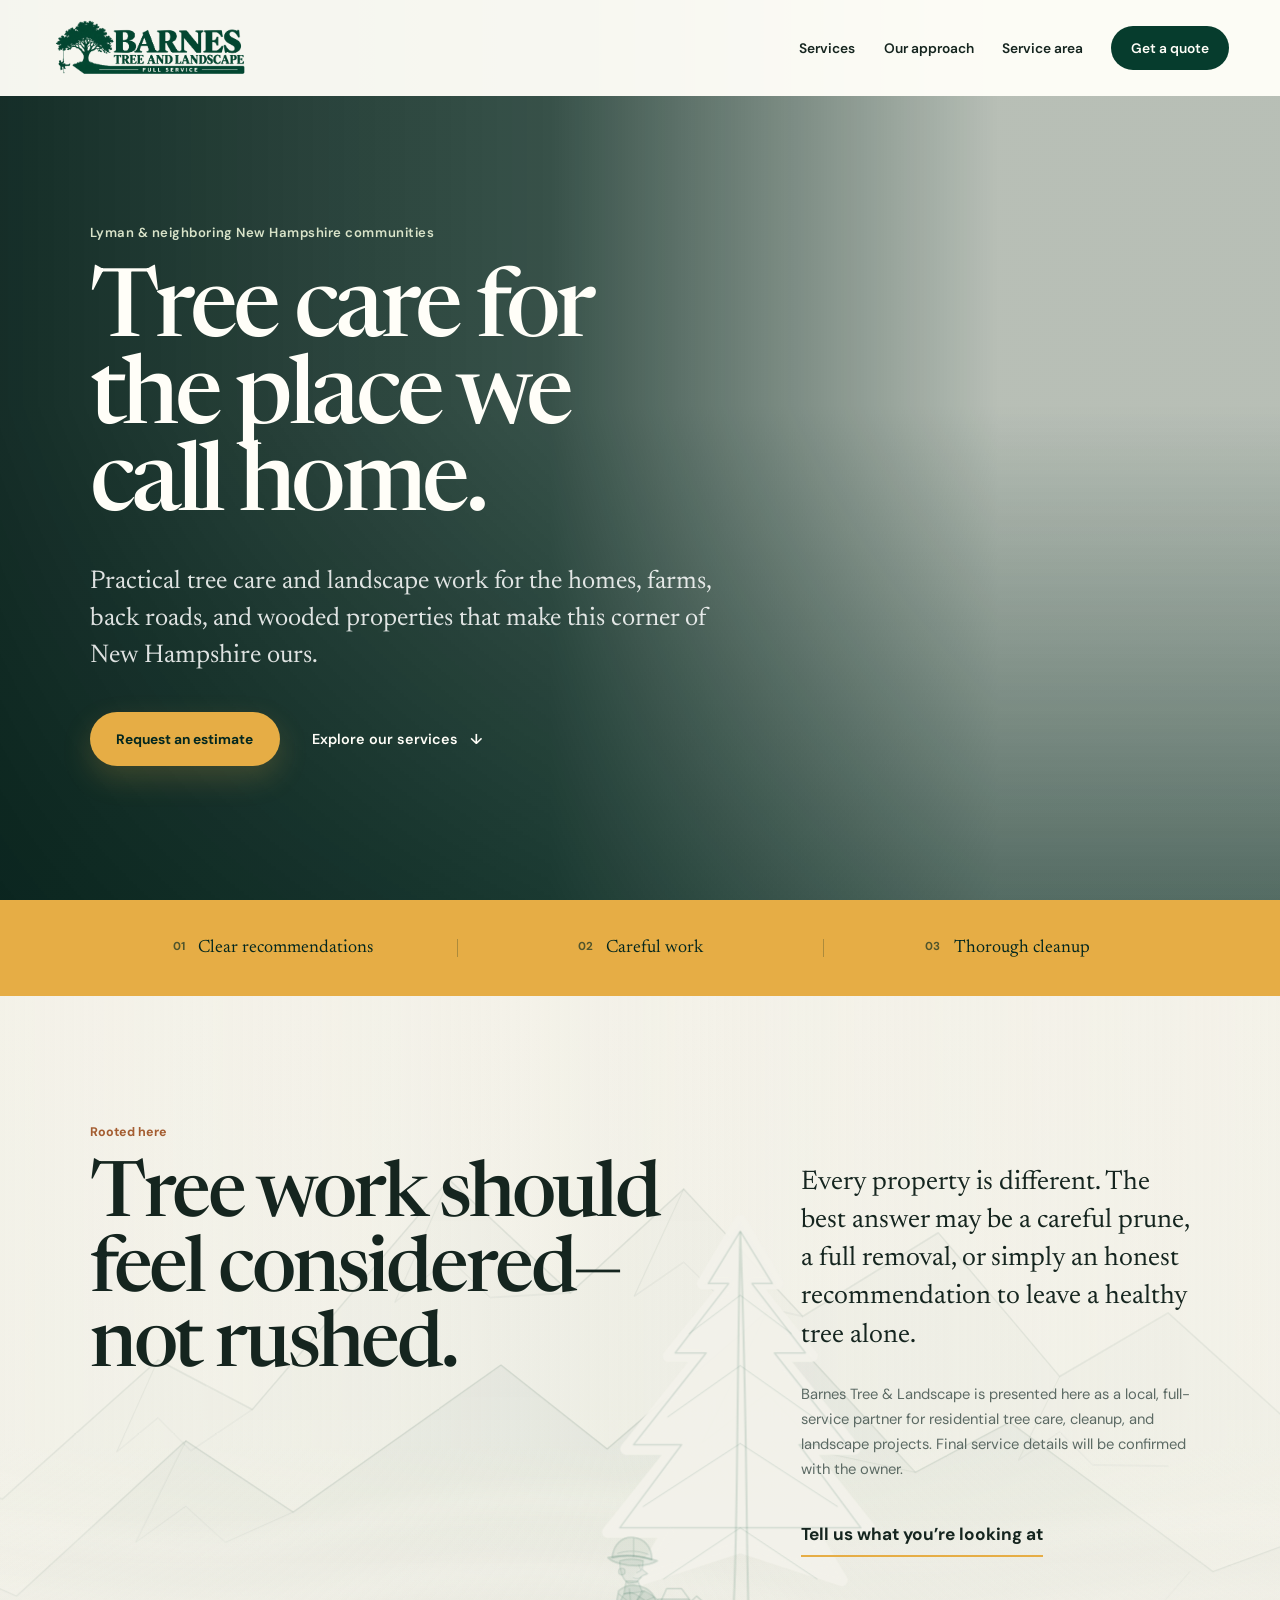
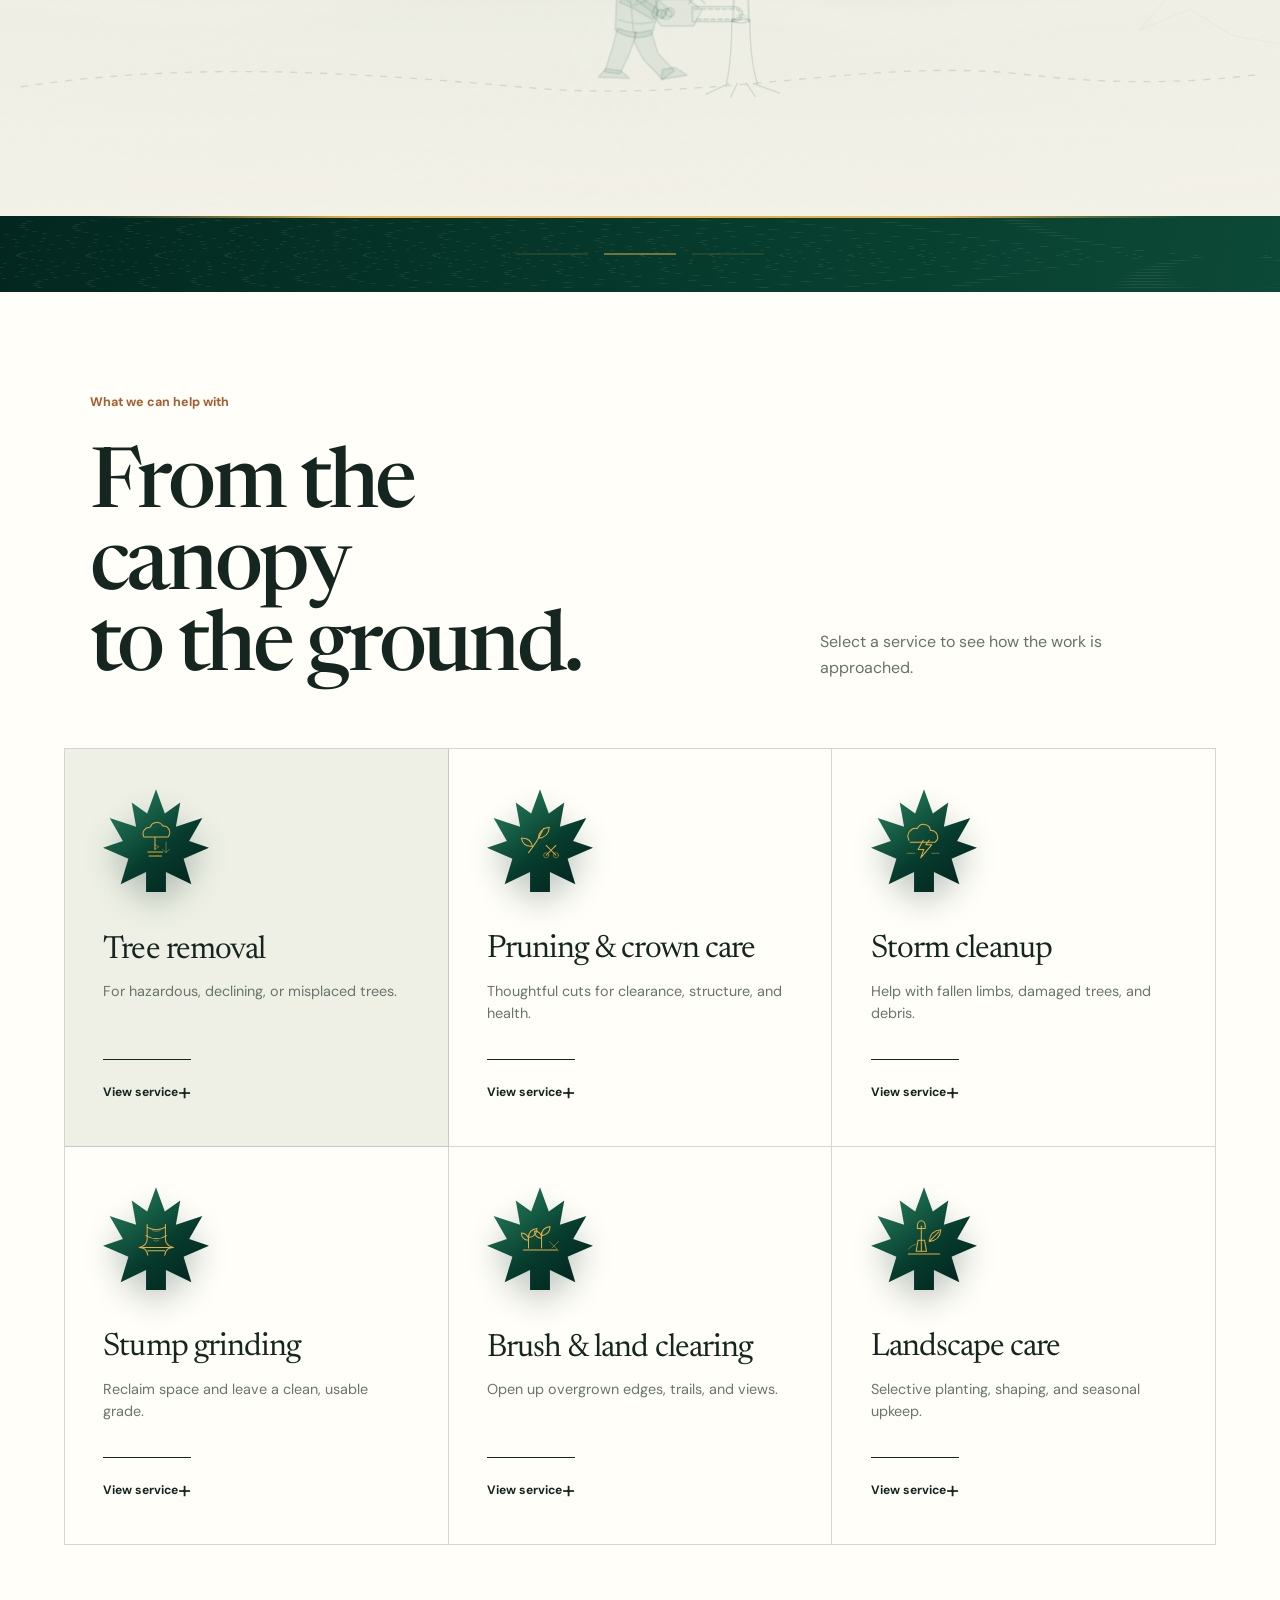
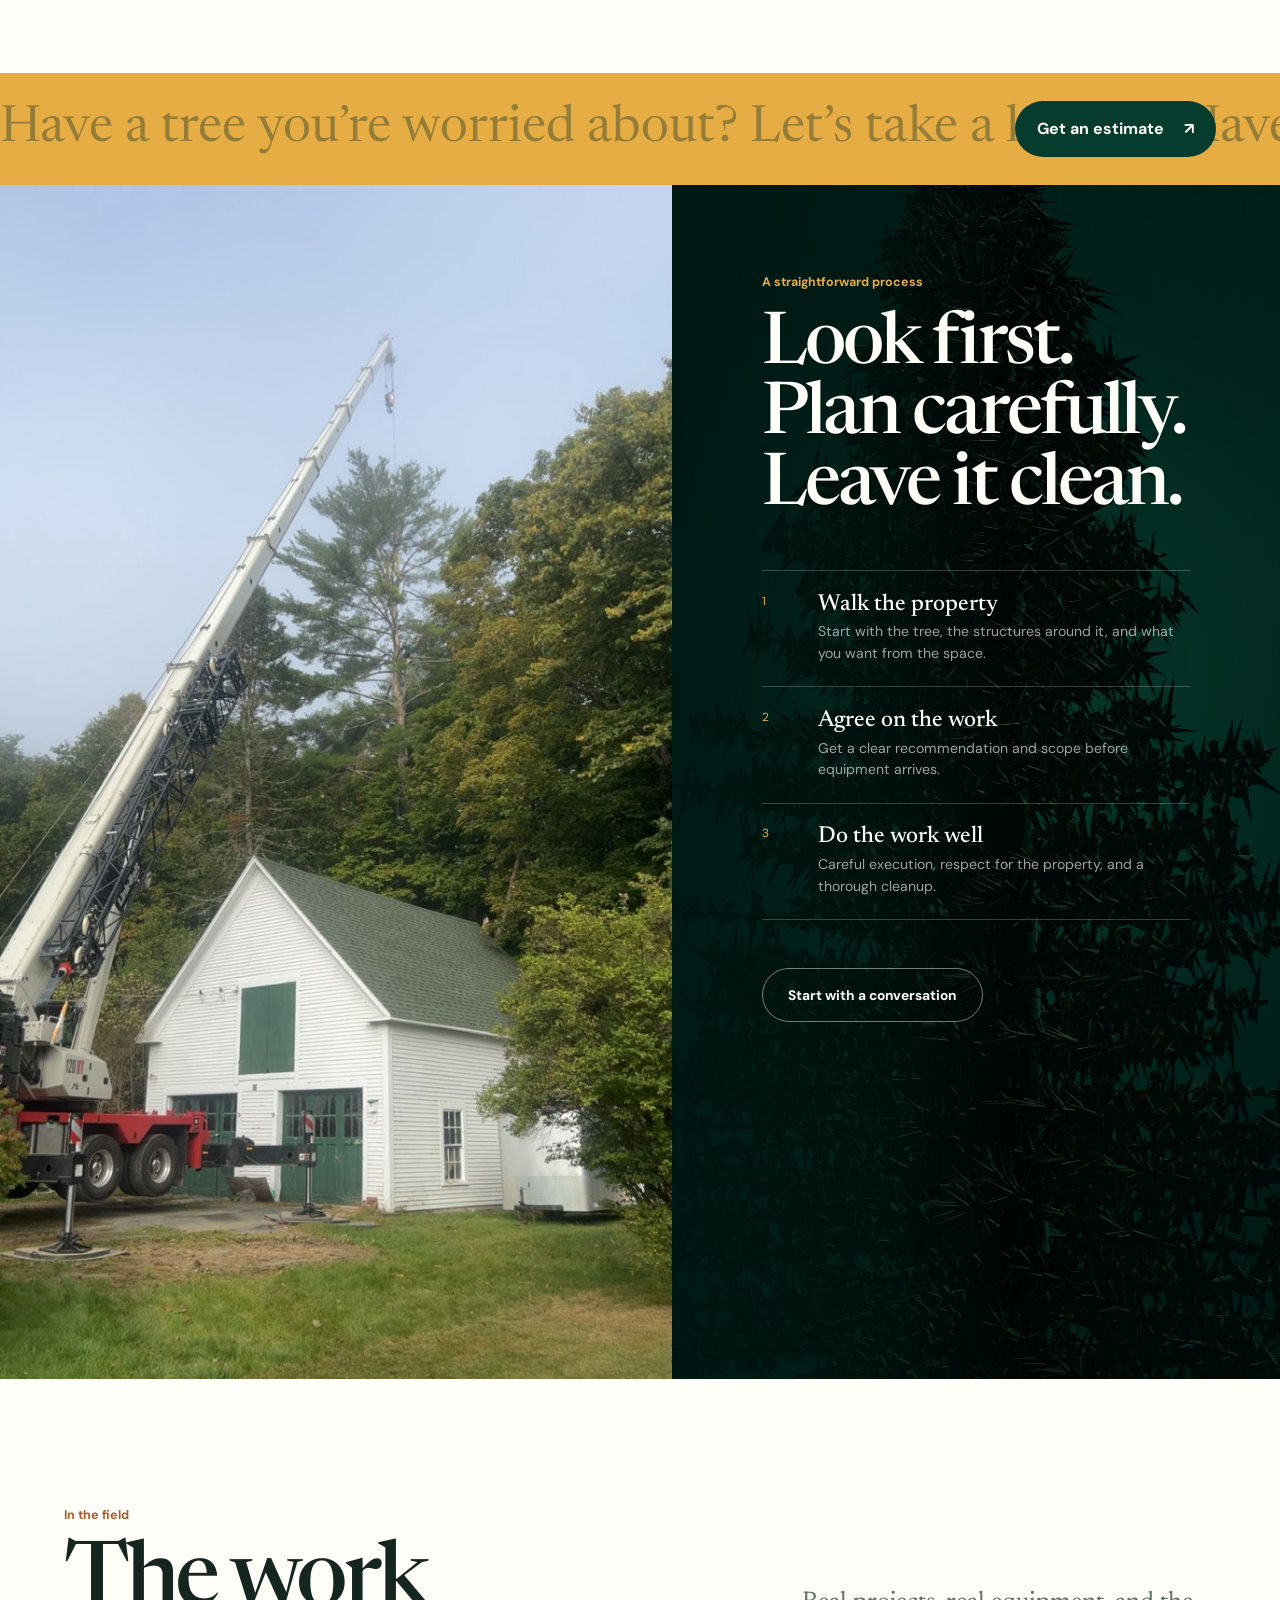
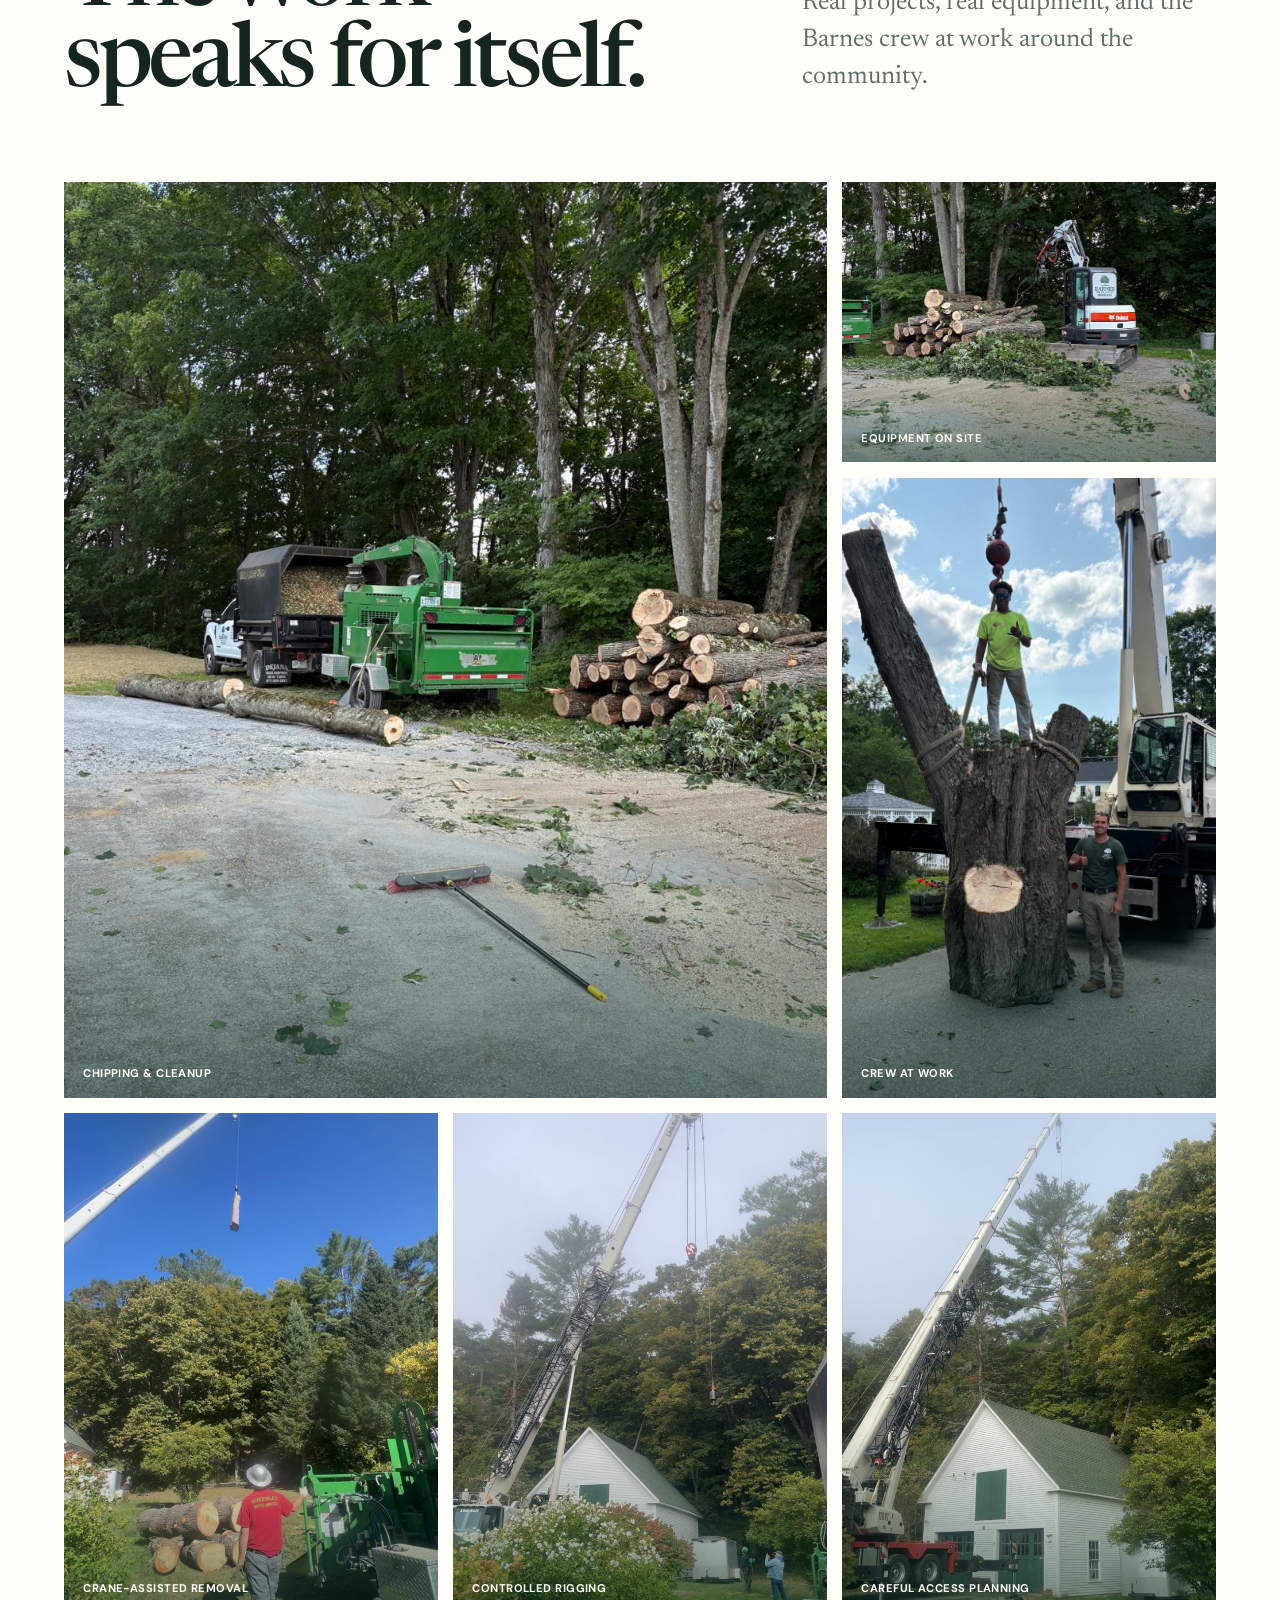
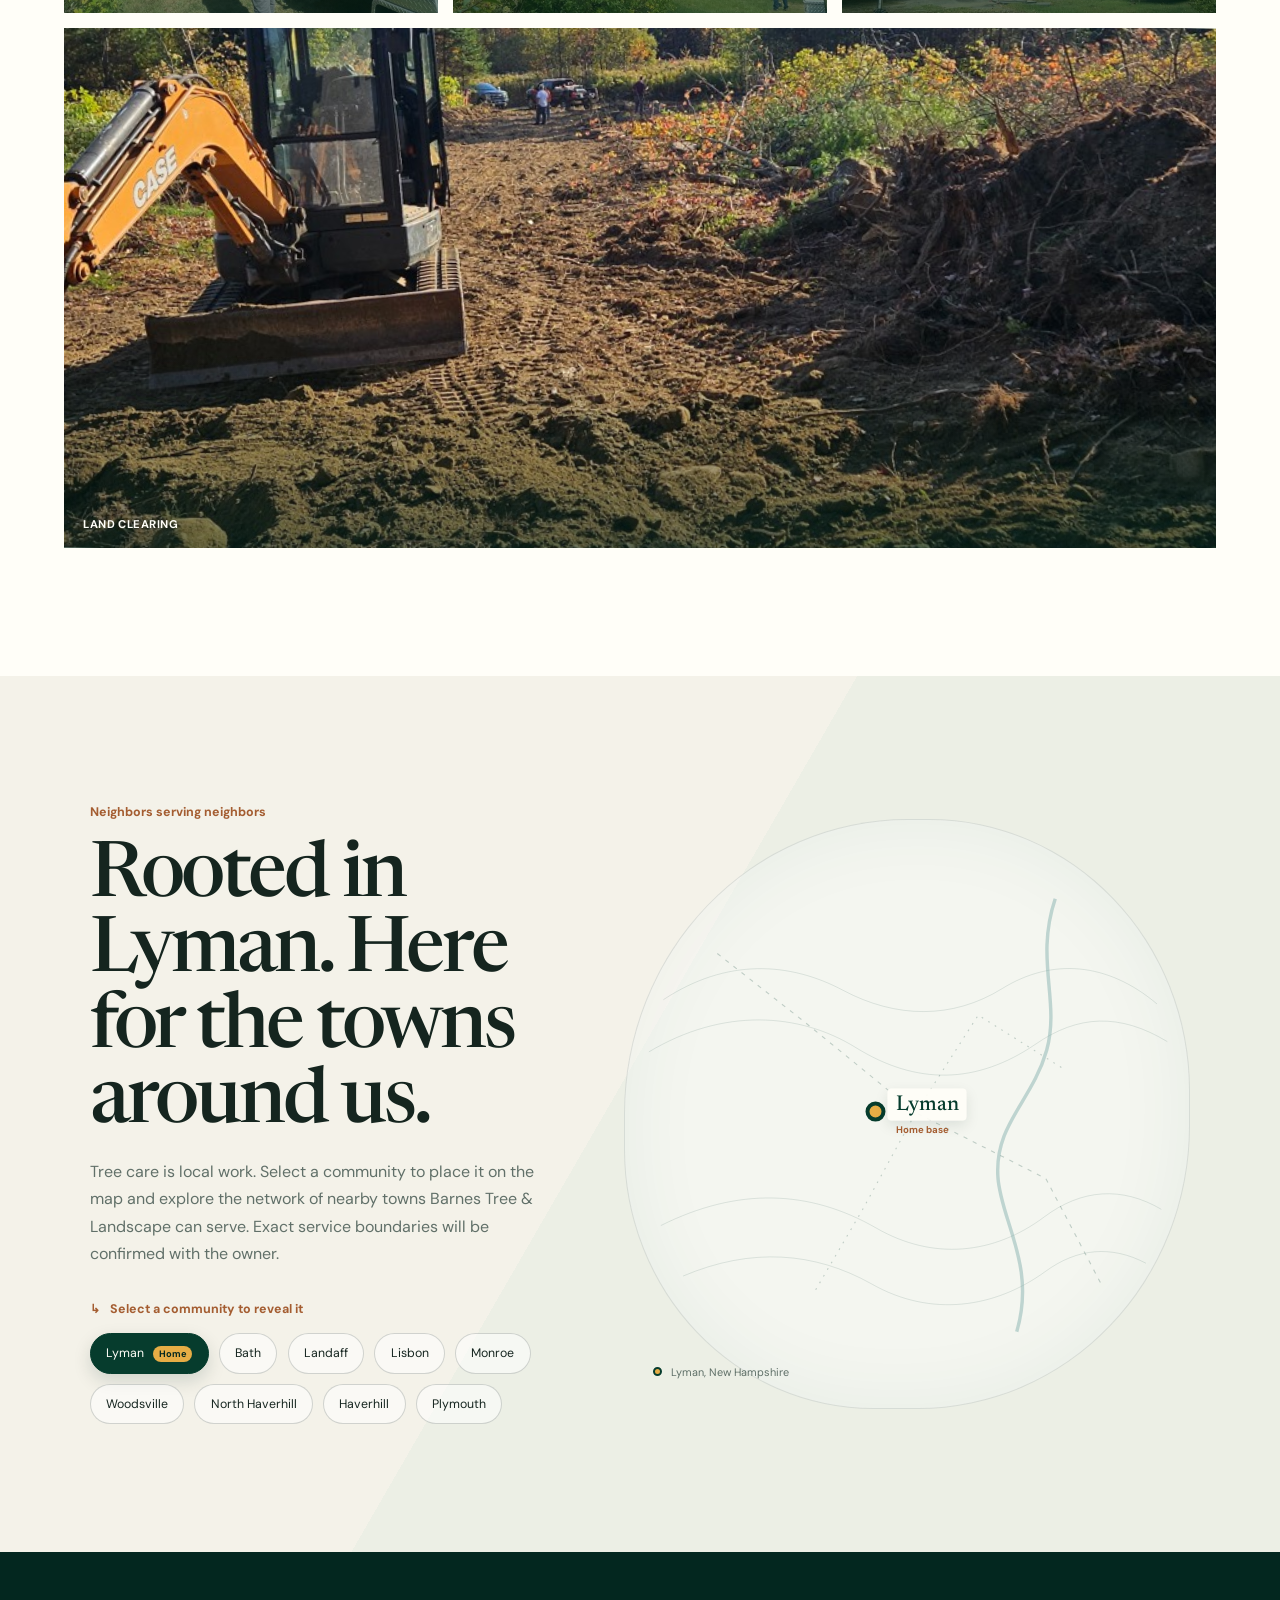
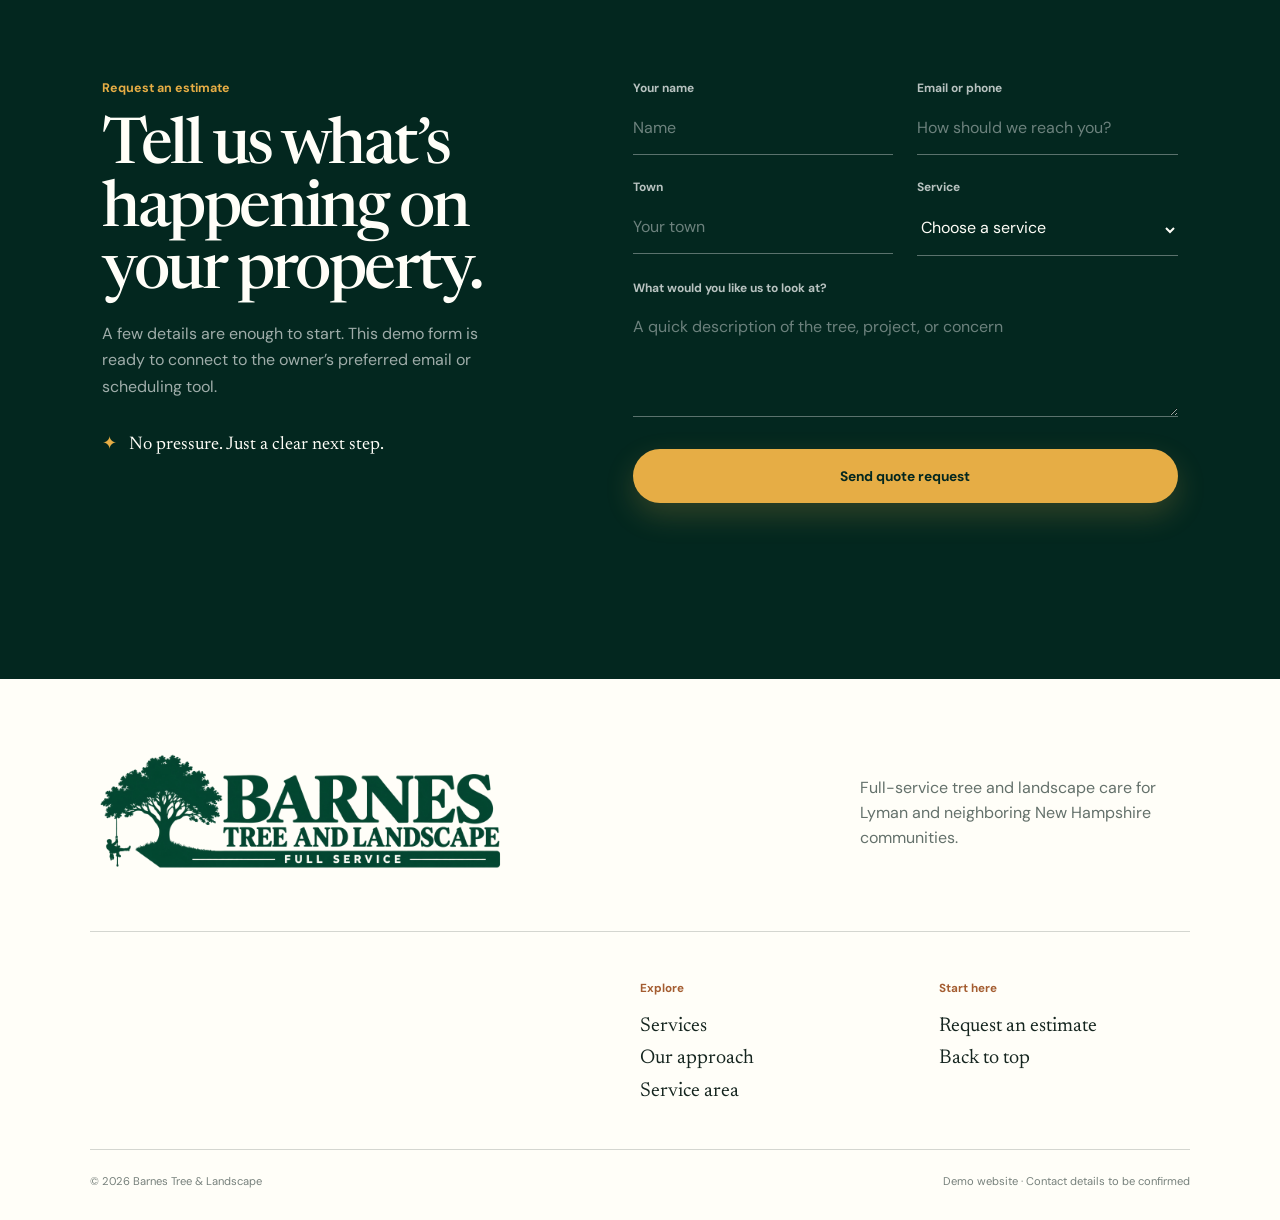
<file: portfolio-sites/barnes-tree/index.html>
<!doctype html>
<html lang="en">
<head>
  <meta charset="UTF-8" />
  <meta name="viewport" content="width=device-width, initial-scale=1.0" />
  <meta name="description" content="Barnes Tree & Landscape — thoughtful tree care and landscape services in the Upper Connecticut River Valley." />
  <meta name="theme-color" content="#063c2d" />
  <title>Barnes Tree & Landscape</title>
  <link rel="preconnect" href="https://fonts.googleapis.com" />
  <link rel="preconnect" href="https://fonts.gstatic.com" crossorigin />
  <link href="https://fonts.googleapis.com/css2?family=DM+Sans:wght@400;500;600;700&family=Newsreader:opsz,wght@6..72,400;6..72,500;6..72,600&display=swap" rel="stylesheet" />
  <link rel="stylesheet" href="styles.css" />
  <script src="script.js" defer></script>
  <script type="module" src="process-tree-3d.js"></script>
</head>
<body>
  <a class="skip-link" href="#main">Skip to content</a>

  <header class="site-header" data-header>
    <a class="brand" href="#top" aria-label="Barnes Tree and Landscape home">
      <img src="assets/barnes-logo-transparent.png" alt="Barnes Tree and Landscape — Full Service" />
    </a>
    <nav class="desktop-nav" aria-label="Primary navigation">
      <a href="#services">Services</a>
      <a href="#approach">Our approach</a>
      <a href="#area">Service area</a>
      <a class="nav-quote" href="#quote">Get a quote</a>
    </nav>
  </header>

  <main id="main">
    <section class="hero" id="top">
      <div class="hero-photo" aria-hidden="true"></div>
      <div class="hero-shade" aria-hidden="true"></div>
      <div class="hero-content">
        <p class="location-line">Lyman & neighboring New Hampshire communities</p>
        <h1><span>Tree care for</span><span>the place we</span><span>call home.</span></h1>
        <p class="hero-copy">Practical tree care and landscape work for the homes, farms, back roads, and wooded properties that make this corner of New Hampshire ours.</p>
        <div class="hero-actions">
          <a class="button button-amber" href="#quote">Request an estimate</a>
          <a class="text-link" href="#services">Explore our services <span aria-hidden="true">↓</span></a>
        </div>
      </div>
    </section>

    <section class="trust-bar" aria-label="Service qualities">
      <p><span>01</span> Clear recommendations</p>
      <p><span>02</span> Careful work</p>
      <p><span>03</span> Thorough cleanup</p>
    </section>

    <section class="intro" id="approach">
      <div class="intro-mountains" aria-hidden="true">
        <svg viewBox="0 0 1440 720" preserveAspectRatio="xMidYMid slice">
          <defs>
            <linearGradient id="mountain-back-fill" x1="0" y1="0" x2="0" y2="1">
              <stop offset="0" stop-color="currentColor" stop-opacity=".035" />
              <stop offset="1" stop-color="currentColor" stop-opacity=".01" />
            </linearGradient>
            <linearGradient id="mountain-front-fill" x1="0" y1="0" x2="0" y2="1">
              <stop offset="0" stop-color="currentColor" stop-opacity=".065" />
              <stop offset="1" stop-color="currentColor" stop-opacity=".018" />
            </linearGradient>
          </defs>
          <g class="mountain-layer mountain-layer-back">
            <path class="mountain-fill mountain-fill-back" d="M-90 505 63 420l105 35 132-118 80 42 167-195 103 96 96-88 101 108 115-71 103 122 92-54 144 130 149-20v313H-90Z" />
            <path class="mountain-line" d="M-90 505 63 420l105 35 132-118 80 42 167-195 103 96 96-88 101 108 115-71 103 122 92-54 144 130 149-20" />
            <path class="mountain-detail" d="m547 184-46 104 46-37 35 33 68-4M746 192l-42 91 42-29 31 30 70 16M300 337l-35 78 35-29 28 28 52-35M1065 351l-35 71 35-24 28 28 64 1" />
          </g>
          <g class="mountain-layer mountain-layer-front">
            <path class="mountain-fill mountain-fill-front" d="M-90 584 95 492l106 47 145-133 92 61 178-126 91 72 137-118 127 138 81-43 174 128 114-42 190 110v134H-90Z" />
            <path class="mountain-line" d="M-90 584 95 492l106 47 145-133 92 61 178-126 91 72 137-118 127 138 81-43 174 128 114-42 190 110" />
            <path class="mountain-detail" d="m346 406-43 87 43-31 34 31 58-26M844 295l-56 113 56-43 48 51 79 17M1206 518l-43 50 43-18 37 23 77 13" />
          </g>
          <g class="mountain-mist">
            <path d="M-30 474c159-39 280 37 430-1 176-45 290-37 437 2 156 41 268-34 444-9 72 10 132 8 189-5" />
            <path d="M-30 531c171-31 292 31 455-6 142-32 271-21 402 13 151 39 284-30 470-9 68 8 126 6 173-4" />
          </g>
        </svg>
      </div>
      <svg class="intro-grove" viewBox="0 0 1200 560" aria-hidden="true">
        <path class="felling-ground" d="M20 489c165-25 329-12 477 1 171 15 320-30 469-12 78 9 148 8 218-1" />

        <g class="felling-stump">
          <path d="M681 486c4-17 5-37 5-60h17c0 24 2 44 7 60" />
          <path d="M686 427c5 3 12 3 17 0M683 486l-21 10M706 486l25 9M691 486l-6 13M700 486l8 12" />
        </g>

        <g class="falling-tree">
          <path class="felling-tree-mask" d="M694 52 659 111h23l-55 68h30l-70 87h45l-62 78h56l-27 45 95-31 95 31-27-45h56l-62-78h45l-70-87h30l-55-68h23Z" />
          <path class="felling-trunk" d="M687 428c5-81 3-175 7-365M702 428c-3-85-1-179-8-365" />
          <path class="felling-canopy" d="M694 62 664 111h19l-50 65h29l-68 86h45l-58 78h113M694 62l30 49h-19l50 65h-29l68 86h-45l58 78H694" />
          <path class="felling-boughs" d="M694 122l-48 36M694 122l48 36M694 188l-68 48M694 188l68 48M694 261l-91 59M694 261l91 59M694 340l-72 48M694 340l72 48" />
          <path class="felling-rings" d="M686 427c5-4 12-4 17 0M690 423c3-2 7-2 10 0" />
        </g>

        <g class="felling-worker">
          <g class="worker-body">
            <g class="worker-helmet">
              <path class="helmet-shell" d="M574 368c1-12 9-20 20-19 10 1 17 9 17 21-12-4-25-5-37-2Z" />
              <path class="helmet-ridge" d="M594 350v17M579 364c9-3 19-3 29 1" />
              <path class="helmet-brim" d="M570 368c14-3 31-2 46 3-6 4-16 5-27 4-8-1-15-3-19-7Z" />
            </g>
            <path class="worker-shape worker-head" d="M581 371c0 10 2 17 8 21l8-1 5-6 5-2-5-4 1-8c-7-2-15-2-22 0Z" />
            <circle class="worker-shape worker-ear" cx="583" cy="381" r="3" />
            <path class="worker-face-detail" d="m599 375 2 5-4 2M594 387c3 1 5 1 7-1" />
            <path class="worker-shape worker-neck" d="M587 390h11l4 10-17 2Z" />
            <path class="worker-shape worker-torso" d="M580 399c7-6 17-7 26-2 8 5 11 15 10 26l-5 17c-11 5-24 3-34-4l1-26Z" />
            <path class="worker-vest-detail" d="M590 397l4 41M604 399l-10 14-14-11M595 413l18-8M580 426c10 4 21 5 33 2" />
            <g class="worker-arms">
              <path class="worker-shape worker-arm-rear" d="M602 399c6 1 10 5 15 9l10 8-6 9-12-8-12-9Z" />
              <path class="worker-shape worker-arm-front" d="M585 402c5-3 10-1 15 3l18 12-6 9-19-11-12-5Z" />
              <circle class="worker-hand" cx="620" cy="421" r="4.3" />
              <circle class="worker-hand" cx="628" cy="419" r="4.3" />
            </g>
            <path class="worker-shape worker-leg worker-leg-rear" d="M579 434c6 3 12 4 18 4l-7 20-9 19-14-2 7-22Z" />
            <path class="worker-shape worker-leg worker-leg-front" d="M595 438c5 1 10 0 15-2l7 22 15 16-11 8-18-19-8-15Z" />
            <path class="worker-shape worker-boot worker-boot-rear" d="m568 472 14 2 8 7-29-1Z" />
            <path class="worker-shape worker-boot worker-boot-front" d="m621 473 12-2 11 7-24 4Z" />
            <g class="felling-saw">
              <path class="saw-body" d="M617 407h28l13 10-8 15h-30l-9-11Z" />
              <path class="saw-handle" d="m620 408 5-11h14l8 11M646 411l7-7 8 7" />
              <path class="saw-bar" d="M649 414h39c5 0 8 3 8 7s-3 7-8 7h-39Z" />
              <path class="saw-chain" d="M651 416h37c4 0 6 2 6 5s-2 5-6 5h-37" />
              <circle class="saw-cover" cx="625" cy="421" r="5" />
            </g>
          </g>
        </g>

        <g class="wood-chips">
          <path d="m678 412-9-7M676 421l-12 1M679 430l-9 8M686 412l-2-10" />
        </g>
      </svg>
      <div class="intro-lead">
        <p class="section-kicker">Rooted here</p>
        <h2>Tree work should feel considered—not rushed.</h2>
      </div>
      <div class="intro-body">
        <p>Every property is different. The best answer may be a careful prune, a full removal, or simply an honest recommendation to leave a healthy tree alone.</p>
        <p class="quiet">Barnes Tree & Landscape is presented here as a local, full-service partner for residential tree care, cleanup, and landscape projects. Final service details will be confirmed with the owner.</p>
        <a class="inline-cta" href="#quote">Tell us what you’re looking at</a>
      </div>
    </section>

    <div class="section-break" aria-hidden="true"><span></span></div>

    <section class="services" id="services">
      <div class="section-heading">
        <p class="section-kicker">What we can help with</p>
        <h2>From the canopy<br />to the ground.</h2>
        <p>Select a service to see how the work is approached.</p>
      </div>

      <div class="service-grid">
        <button class="service-card service-card-featured" type="button" data-service="removal">
          <span class="service-icon" aria-hidden="true">
            <svg viewBox="0 0 96 96"><circle class="icon-ring" cx="48" cy="48" r="42"/><circle class="icon-ring icon-ring-inner" cx="48" cy="48" r="34"/><path d="M46 62V44M29 43c-4-8 2-16 10-15 2-9 15-10 19-2 9-1 14 10 8 17H29Z"/><path d="M35 66h23M37 72h19"/><path class="icon-fine" d="M63 51v16M58 62l5 5 5-5M46 55l6 3-6 4"/></svg>
          </span>
          <span class="service-name">Tree removal</span>
          <span class="service-blurb">For hazardous, declining, or misplaced trees.</span>
          <span class="service-open">View service <i aria-hidden="true">+</i></span>
        </button>

        <button class="service-card" type="button" data-service="pruning">
          <span class="service-icon" aria-hidden="true">
            <svg viewBox="0 0 96 96"><circle class="icon-ring" cx="48" cy="48" r="42"/><circle class="icon-ring icon-ring-inner" cx="48" cy="48" r="34"/><path d="M30 67c9-11 16-22 23-37M36 57c-9 1-15-4-17-12 9-1 15 4 17 12ZM45 45c1-10 7-16 17-17-1 10-7 16-17 17Z"/><path d="M57 56 72 71M57 71l15-15"/><circle class="icon-fine" cx="57" cy="71" r="4"/><circle class="icon-fine" cx="72" cy="71" r="4"/></svg>
          </span>
          <span class="service-name">Pruning & crown care</span>
          <span class="service-blurb">Thoughtful cuts for clearance, structure, and health.</span>
          <span class="service-open">View service <i aria-hidden="true">+</i></span>
        </button>

        <button class="service-card" type="button" data-service="storm">
          <span class="service-icon" aria-hidden="true">
            <svg viewBox="0 0 96 96"><circle class="icon-ring" cx="48" cy="48" r="42"/><circle class="icon-ring icon-ring-inner" cx="48" cy="48" r="34"/><path d="M26 48c-5-10 3-20 13-18 4-10 19-8 20 3 10-1 15 12 7 18H28"/><path d="m48 48-8 14h9l-5 13 17-20h-9l5-7"/><path class="icon-fine" d="M23 68h12M61 68h11"/></svg>
          </span>
          <span class="service-name">Storm cleanup</span>
          <span class="service-blurb">Help with fallen limbs, damaged trees, and debris.</span>
          <span class="service-open">View service <i aria-hidden="true">+</i></span>
        </button>

        <button class="service-card" type="button" data-service="stump">
          <span class="service-icon" aria-hidden="true">
            <svg viewBox="0 0 96 96"><circle class="icon-ring" cx="48" cy="48" r="42"/><circle class="icon-ring icon-ring-inner" cx="48" cy="48" r="34"/><path d="M34 27v22c0 7-5 11-12 13h52c-7-2-12-6-12-13V27"/><path d="M34 31c8 5 20 5 28 0M32 44c10 6 22 6 32 0M22 62c8 0 12 5 13 12M74 62c-8 0-12 5-13 12M35 67h26"/><path class="icon-fine" d="M42 36c4 2 8 2 12 0M44 51c3 2 5 2 8 0"/></svg>
          </span>
          <span class="service-name">Stump grinding</span>
          <span class="service-blurb">Reclaim space and leave a clean, usable grade.</span>
          <span class="service-open">View service <i aria-hidden="true">+</i></span>
        </button>

        <button class="service-card" type="button" data-service="land">
          <span class="service-icon" aria-hidden="true">
            <svg viewBox="0 0 96 96"><circle class="icon-ring" cx="48" cy="48" r="42"/><circle class="icon-ring icon-ring-inner" cx="48" cy="48" r="34"/><path d="M22 66h52M30 63V43M30 51c-7 0-11-5-11-11 7 0 11 5 11 11ZM30 47c0-8 5-13 13-14 0 8-5 13-13 14ZM50 63V39M50 48c-7 0-11-5-11-11 7 0 11 5 11 11ZM50 44c0-8 5-13 13-14 0 8-5 13-13 14Z"/><path class="icon-fine" d="m62 53 14 14M66 63l10-10"/></svg>
          </span>
          <span class="service-name">Brush & land clearing</span>
          <span class="service-blurb">Open up overgrown edges, trails, and views.</span>
          <span class="service-open">View service <i aria-hidden="true">+</i></span>
        </button>

        <button class="service-card" type="button" data-service="landscape">
          <span class="service-icon" aria-hidden="true">
            <svg viewBox="0 0 96 96"><circle class="icon-ring" cx="48" cy="48" r="42"/><circle class="icon-ring icon-ring-inner" cx="48" cy="48" r="34"/><path d="M25 72h48M45 68V29M39 29c0-5 3-8 6-8s6 3 6 8v4H39v-4ZM37 68h16l-3-17H40l-3 17Z"/><path d="M57 53c1-11 7-17 18-18-1 11-7 17-18 18ZM57 53l15-15"/><path class="icon-fine" d="M25 65c4-5 8-7 12-8"/></svg>
          </span>
          <span class="service-name">Landscape care</span>
          <span class="service-blurb">Selective planting, shaping, and seasonal upkeep.</span>
          <span class="service-open">View service <i aria-hidden="true">+</i></span>
        </button>
      </div>
    </section>

    <section class="quote-ribbon" aria-label="Request a quote">
      <div class="ribbon-text" aria-hidden="true">
        <span>Have a tree you’re worried about? Let’s take a look.</span>
        <span>Have a tree you’re worried about? Let’s take a look.</span>
      </div>
      <a href="#quote">Get an estimate <span aria-hidden="true">↗</span></a>
    </section>

    <section class="process">
      <div class="process-photo">
        <img src="assets/work/barnes-work-06.jpg" alt="Crane-assisted tree work beside a New Hampshire property" />
      </div>
      <div class="process-panel">
        <div class="process-tree-render" aria-hidden="true">
          <canvas data-process-tree-3d></canvas>
        </div>
        <p class="section-kicker">A straightforward process</p>
        <h2>Look first.<br />Plan carefully.<br />Leave it clean.</h2>
        <ol>
          <li><span>1</span><div><strong>Walk the property</strong><p>Start with the tree, the structures around it, and what you want from the space.</p></div></li>
          <li><span>2</span><div><strong>Agree on the work</strong><p>Get a clear recommendation and scope before equipment arrives.</p></div></li>
          <li><span>3</span><div><strong>Do the work well</strong><p>Careful execution, respect for the property, and a thorough cleanup.</p></div></li>
        </ol>
        <a class="button button-outline-light" href="#quote">Start with a conversation</a>
      </div>
    </section>

    <section class="field-work" aria-labelledby="field-work-title">
      <div class="field-work-heading">
        <div>
          <p class="section-kicker">In the field</p>
          <h2 id="field-work-title">The work<br />speaks for itself.</h2>
        </div>
        <p>Real projects, real equipment, and the Barnes crew at work around the community.</p>
      </div>
      <div class="work-gallery">
        <figure class="work-shot work-shot-one">
          <img src="assets/work/barnes-work-01.jpg" alt="Barnes equipment processing timber beside a stack of cut logs" />
          <figcaption>Chipping &amp; cleanup</figcaption>
        </figure>
        <figure class="work-shot work-shot-two">
          <img src="assets/work/barnes-work-02.jpg" alt="Barnes excavator organizing cut logs on a tree care project" />
          <figcaption>Equipment on site</figcaption>
        </figure>
        <figure class="work-shot work-shot-three">
          <img src="assets/work/barnes-work-03.jpg" alt="Two Barnes crew members with a large removed tree trunk and crane" />
          <figcaption>Crew at work</figcaption>
        </figure>
        <figure class="work-shot work-shot-four">
          <img src="assets/work/barnes-work-04.jpg" alt="Crane lifting a section of tree over a wooded property" />
          <figcaption>Crane-assisted removal</figcaption>
        </figure>
        <figure class="work-shot work-shot-five">
          <img src="assets/work/barnes-work-05.jpg" alt="Crane rigging a suspended tree section beside a barn" />
          <figcaption>Controlled rigging</figcaption>
        </figure>
        <figure class="work-shot work-shot-six">
          <img src="assets/work/barnes-work-06.jpg" alt="Large crane positioned beside a white barn for tree work" />
          <figcaption>Careful access planning</figcaption>
        </figure>
        <figure class="work-shot work-shot-seven">
          <img src="assets/work/barnes-work-07.jpg" alt="Excavator clearing land with autumn hills in the distance" />
          <figcaption>Land clearing</figcaption>
        </figure>
      </div>
    </section>

    <section class="area" id="area">
      <div class="area-copy">
        <p class="section-kicker">Neighbors serving neighbors</p>
        <h2>Rooted in Lyman. Here for the towns around us.</h2>
        <p>Tree care is local work. Select a community to place it on the map and explore the network of nearby towns Barnes Tree & Landscape can serve. Exact service boundaries will be confirmed with the owner.</p>
        <p class="map-instruction"><span aria-hidden="true">↳</span> Select a community to reveal it</p>
        <div class="town-list" aria-label="Interactive community map controls">
          <button class="town-chip home-chip is-active" type="button" data-town="lyman" aria-pressed="true">Lyman <span>Home</span></button>
          <button class="town-chip" type="button" data-town="bath" aria-pressed="false">Bath</button>
          <button class="town-chip" type="button" data-town="landaff" aria-pressed="false">Landaff</button>
          <button class="town-chip" type="button" data-town="lisbon" aria-pressed="false">Lisbon</button>
          <button class="town-chip" type="button" data-town="monroe" aria-pressed="false">Monroe</button>
          <button class="town-chip" type="button" data-town="woodsville" aria-pressed="false">Woodsville</button>
          <button class="town-chip" type="button" data-town="north-haverhill" aria-pressed="false">North Haverhill</button>
          <button class="town-chip" type="button" data-town="haverhill" aria-pressed="false">Haverhill</button>
          <button class="town-chip" type="button" data-town="plymouth" aria-pressed="false">Plymouth</button>
        </div>
      </div>
      <div class="area-art" aria-label="Interactive map centered on Lyman, New Hampshire">
        <svg class="community-map-lines" viewBox="0 0 620 520" aria-hidden="true">
          <path class="topo" d="M25 126C99 77 173 82 235 115s128 34 186-2 123-31 181 18"/>
          <path class="topo" d="M8 187c87-52 176-46 242-5 71 44 141 43 210-4 49-34 98-37 154-3"/>
          <path class="topo" d="M22 390c90-45 174-42 252 3 66 38 137 31 196-13 44-33 91-36 137-9"/>
          <path class="topo" d="M48 449c80-34 154-28 220 9 70 40 145 28 203-14 38-28 78-31 118-10"/>
          <path class="river" d="M483 8c-24 72 6 119-10 177-17 60-61 86-57 148 3 51 45 103 22 181"/>
          <path class="road" d="M88 72 190 152 320 258 472 335 536 457"/>
          <path class="road road-secondary" d="M203 465 258 371 320 258 393 144 493 207"/>
          <g class="map-route" data-route-town="bath"><path d="M320 258 393 144"/></g>
          <g class="map-route" data-route-town="landaff"><path d="M320 258 238 182"/></g>
          <g class="map-route" data-route-town="lisbon"><path d="M320 258 148 103"/></g>
          <g class="map-route" data-route-town="monroe"><path d="M320 258 493 207"/></g>
          <g class="map-route" data-route-town="woodsville"><path d="M320 258 472 335"/></g>
          <g class="map-route" data-route-town="north-haverhill"><path d="M320 258 426 402"/></g>
          <g class="map-route" data-route-town="haverhill"><path d="M320 258 373 464"/></g>
          <g class="map-route" data-route-town="plymouth"><path d="M320 258 203 465"/></g>
        </svg>
        <div class="map-town map-town-home is-visible" data-map-town="lyman"><span class="map-dot"></span><strong>Lyman</strong><small>Home base</small></div>
        <div class="map-town map-town-bath" data-map-town="bath"><span class="map-dot"></span><strong>Bath</strong></div>
        <div class="map-town map-town-landaff" data-map-town="landaff"><span class="map-dot"></span><strong>Landaff</strong></div>
        <div class="map-town map-town-lisbon" data-map-town="lisbon"><span class="map-dot"></span><strong>Lisbon</strong></div>
        <div class="map-town map-town-monroe" data-map-town="monroe"><span class="map-dot"></span><strong>Monroe</strong></div>
        <div class="map-town map-town-woodsville" data-map-town="woodsville"><span class="map-dot"></span><strong>Woodsville</strong></div>
        <div class="map-town map-town-north-haverhill" data-map-town="north-haverhill"><span class="map-dot"></span><strong>North Haverhill</strong></div>
        <div class="map-town map-town-haverhill" data-map-town="haverhill"><span class="map-dot"></span><strong>Haverhill</strong></div>
        <div class="map-town map-town-plymouth" data-map-town="plymouth"><span class="map-dot"></span><strong>Plymouth</strong></div>
        <div class="map-legend"><span></span> Lyman, New Hampshire</div>
      </div>
    </section>

    <section class="quote" id="quote">
      <div class="quote-intro">
        <p class="section-kicker">Request an estimate</p>
        <h2>Tell us what’s happening on your property.</h2>
        <p>A few details are enough to start. This demo form is ready to connect to the owner’s preferred email or scheduling tool.</p>
        <div class="quote-note"><span aria-hidden="true">✦</span> No pressure. Just a clear next step.</div>
      </div>
      <form class="quote-form" data-quote-form>
        <label>
          <span>Your name</span>
          <input type="text" name="name" autocomplete="name" required placeholder="Name" />
        </label>
        <label>
          <span>Email or phone</span>
          <input type="text" name="contact" required placeholder="How should we reach you?" />
        </label>
        <label>
          <span>Town</span>
          <input type="text" name="town" autocomplete="address-level2" placeholder="Your town" />
        </label>
        <label>
          <span>Service</span>
          <select name="service">
            <option value="">Choose a service</option>
            <option>Tree removal</option>
            <option>Pruning & crown care</option>
            <option>Storm cleanup</option>
            <option>Stump grinding</option>
            <option>Brush & land clearing</option>
            <option>Landscape care</option>
            <option>Not sure yet</option>
          </select>
        </label>
        <label class="form-wide">
          <span>What would you like us to look at?</span>
          <textarea name="message" rows="4" required placeholder="A quick description of the tree, project, or concern"></textarea>
        </label>
        <button class="button button-amber form-wide" type="submit">Send quote request</button>
        <p class="form-status form-wide" role="status" data-form-status></p>
      </form>
    </section>
  </main>

  <footer>
    <div class="footer-brand">
      <img src="assets/barnes-logo-transparent.png" alt="Barnes Tree and Landscape" />
      <p>Full-service tree and landscape care for Lyman and neighboring New Hampshire communities.</p>
    </div>
    <div class="footer-links">
      <div><p>Explore</p><a href="#services">Services</a><a href="#approach">Our approach</a><a href="#area">Service area</a></div>
      <div><p>Start here</p><a href="#quote">Request an estimate</a><a href="#top">Back to top</a></div>
    </div>
    <div class="footer-bottom">
      <span>© <span data-year></span> Barnes Tree & Landscape</span>
      <span>Demo website · Contact details to be confirmed</span>
    </div>
  </footer>

  <dialog class="service-dialog" data-service-dialog>
    <button class="dialog-close" type="button" aria-label="Close service details" data-dialog-close>×</button>
    <div class="dialog-icon" data-dialog-icon aria-hidden="true"></div>
    <p class="section-kicker">Service detail</p>
    <h2 data-dialog-title></h2>
    <p class="dialog-lead" data-dialog-description></p>
    <ul data-dialog-list></ul>
    <div class="dialog-actions">
      <a class="button button-amber" href="#quote" data-dialog-quote>Get a quote for this</a>
      <button class="text-button" type="button" data-dialog-close>Keep exploring</button>
    </div>
  </dialog>

  <a class="floating-quote" href="#quote" aria-label="Request a quote"><span>Get a quote</span><i aria-hidden="true">↗</i></a>
</body>
</html>
</file>
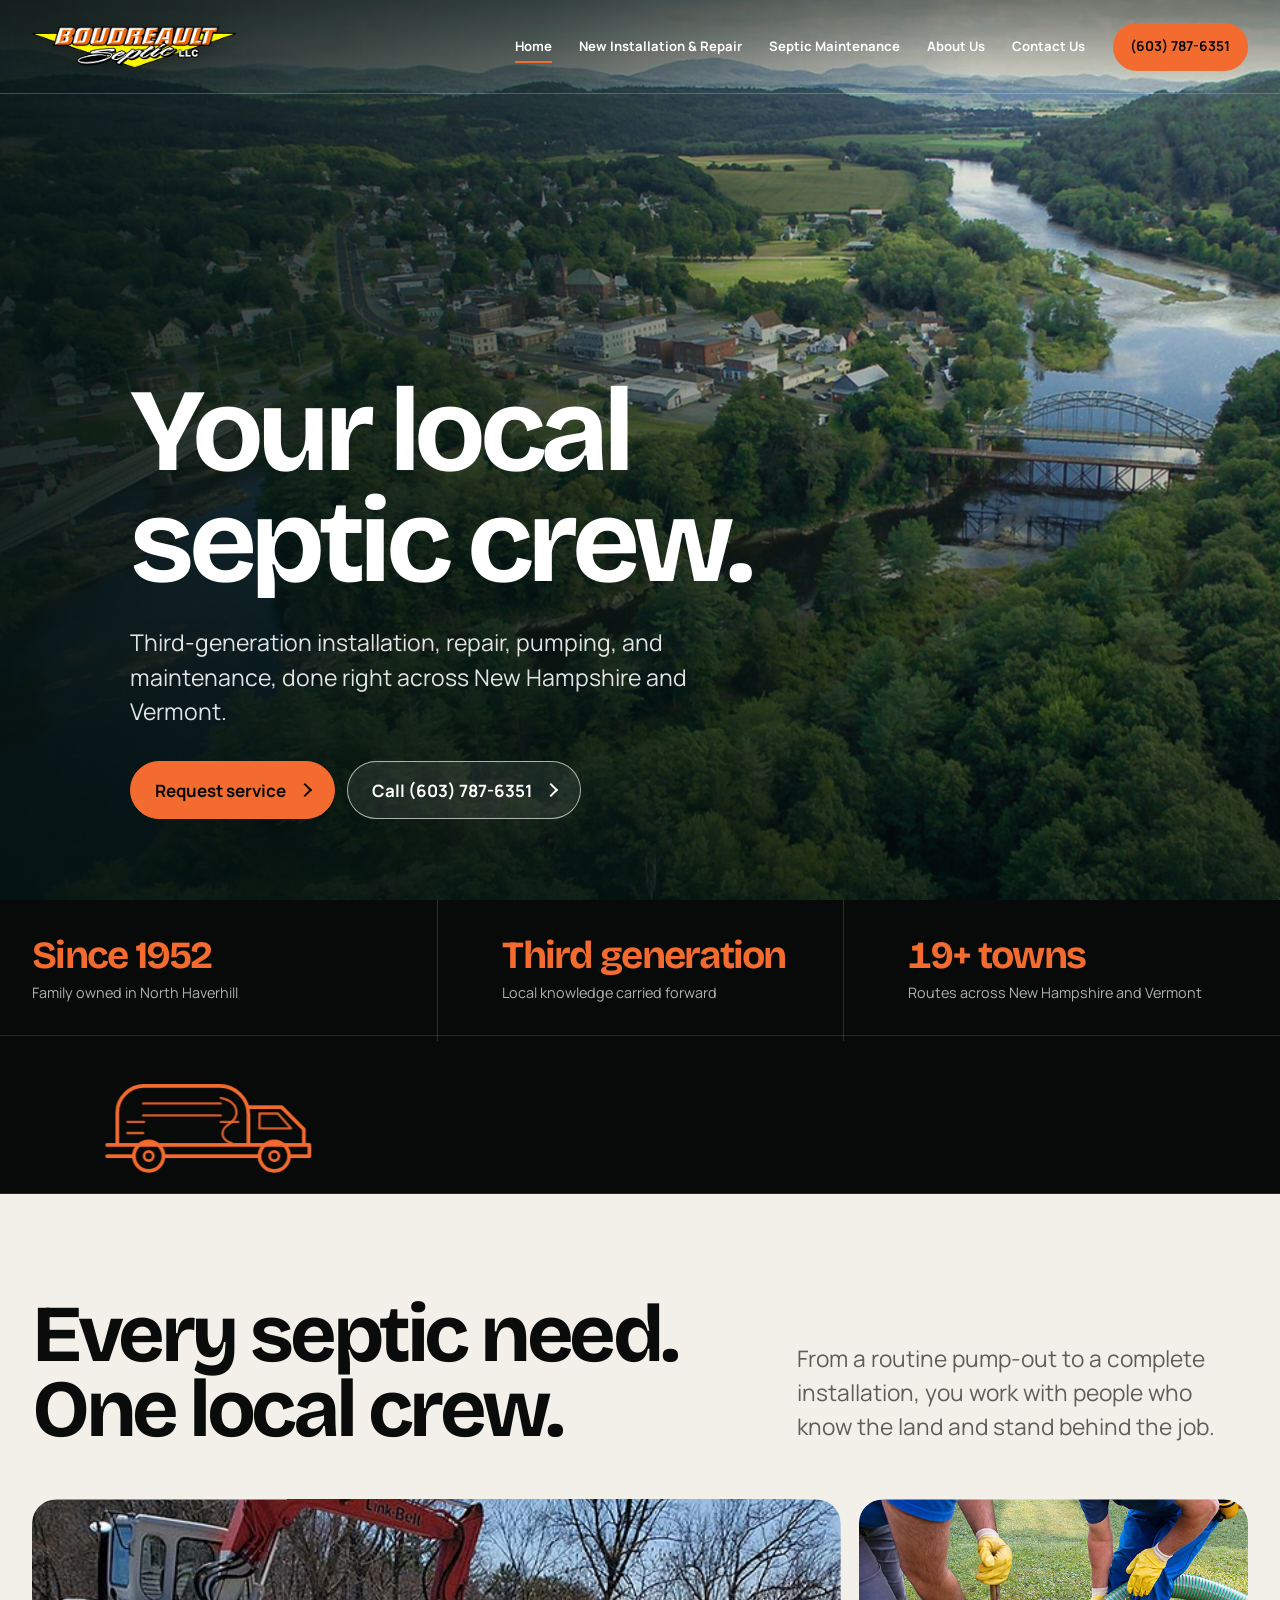
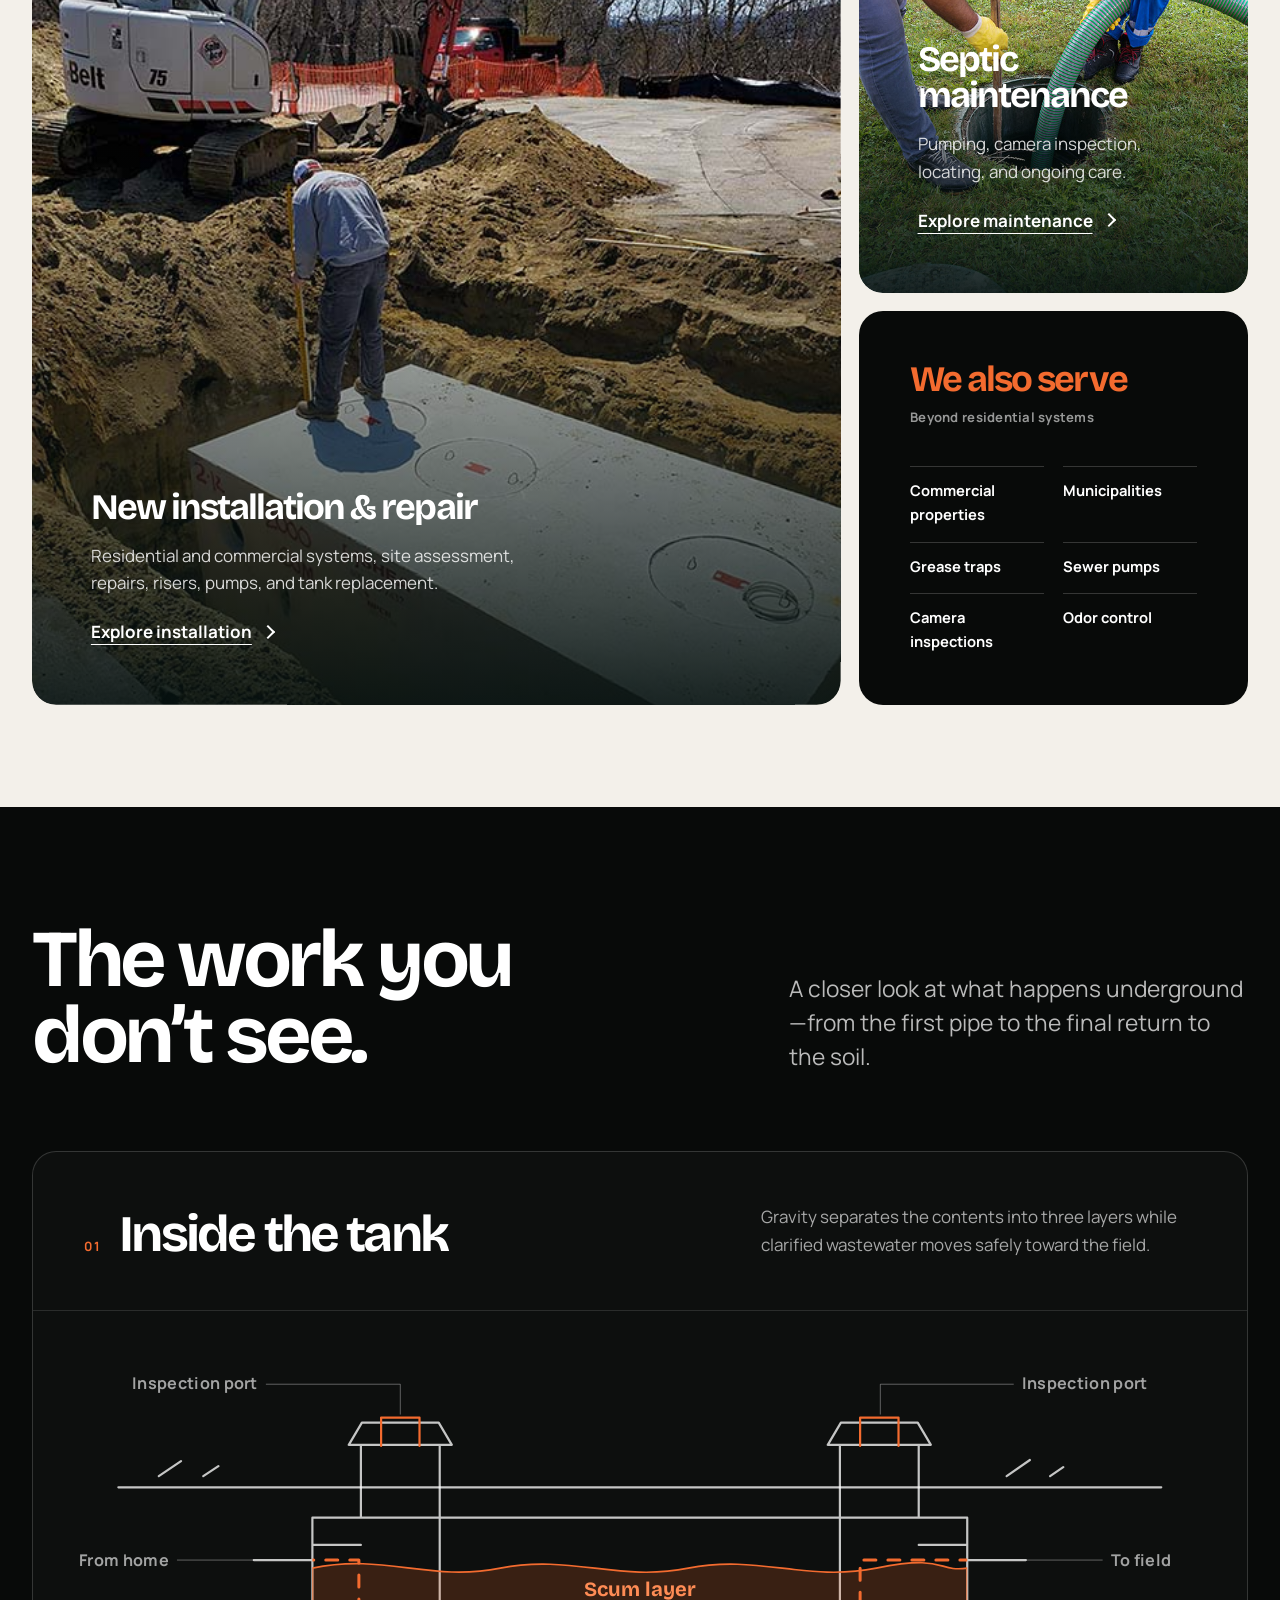
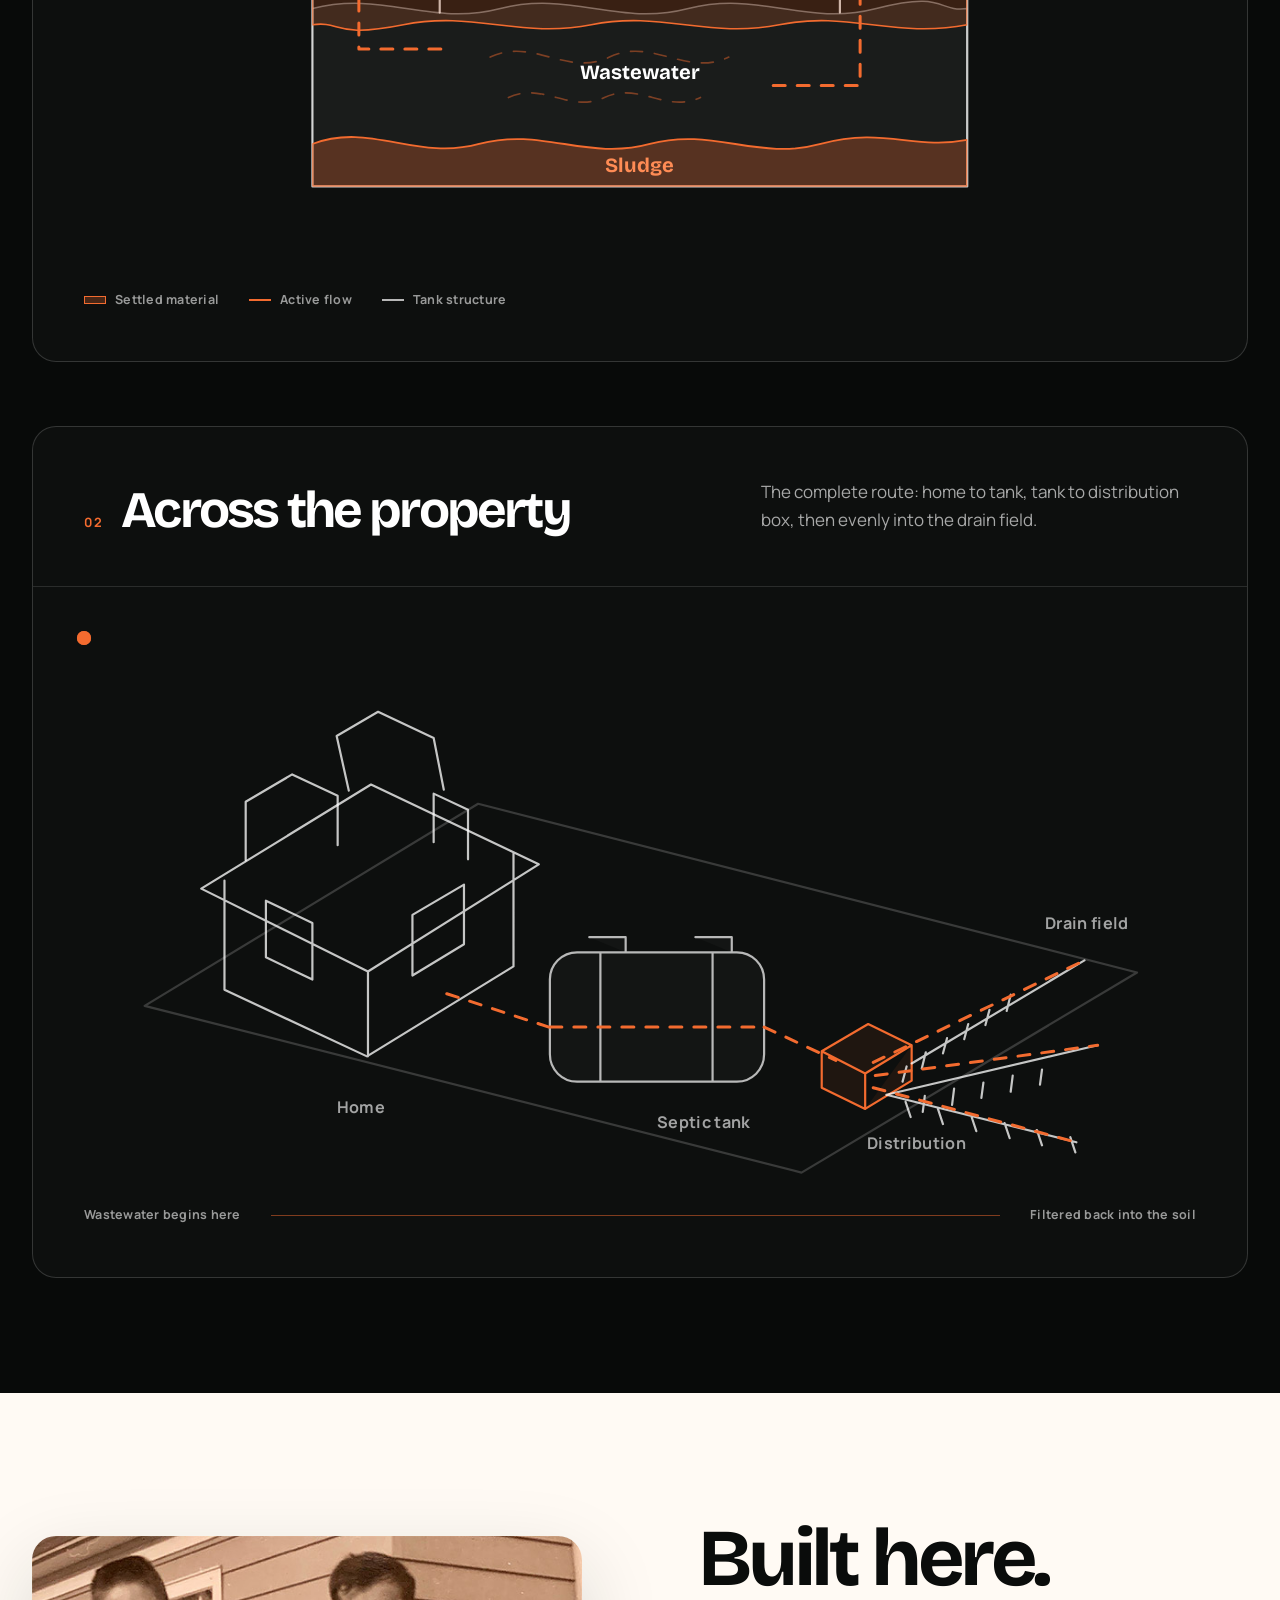
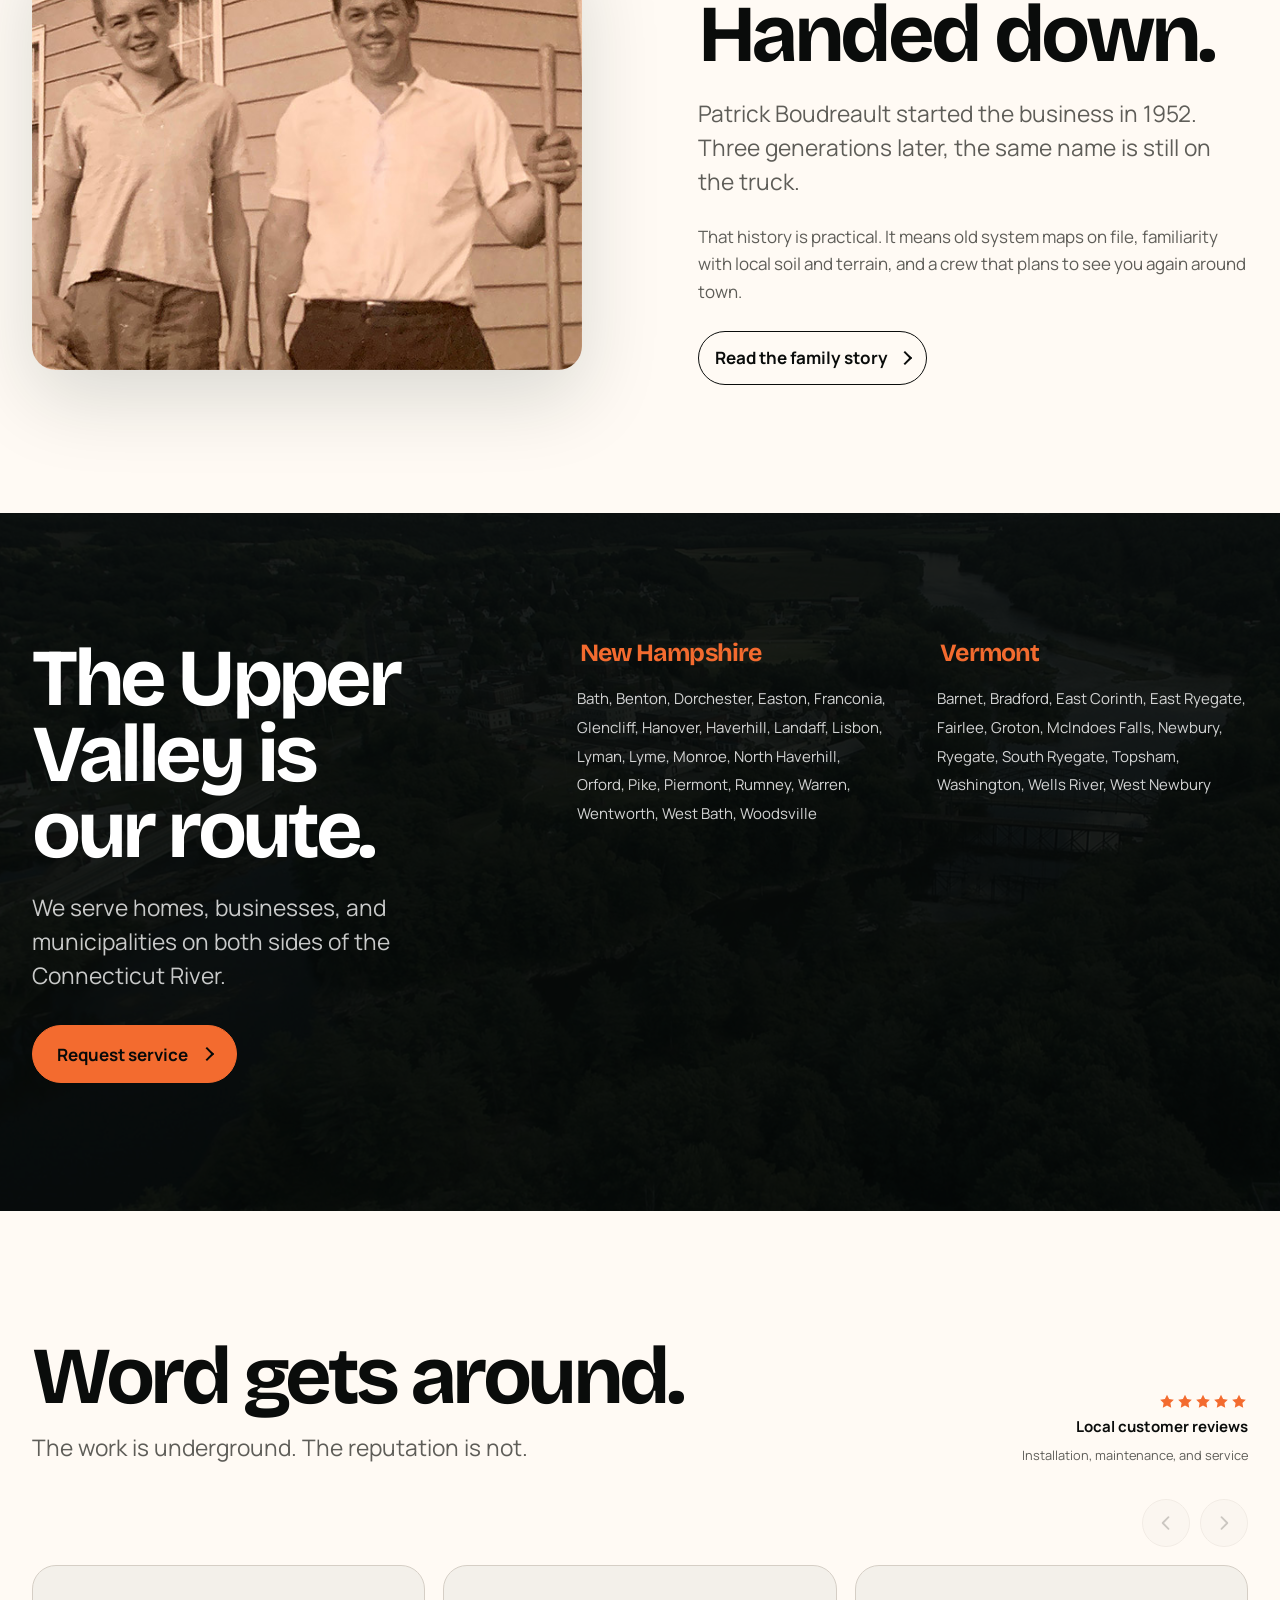
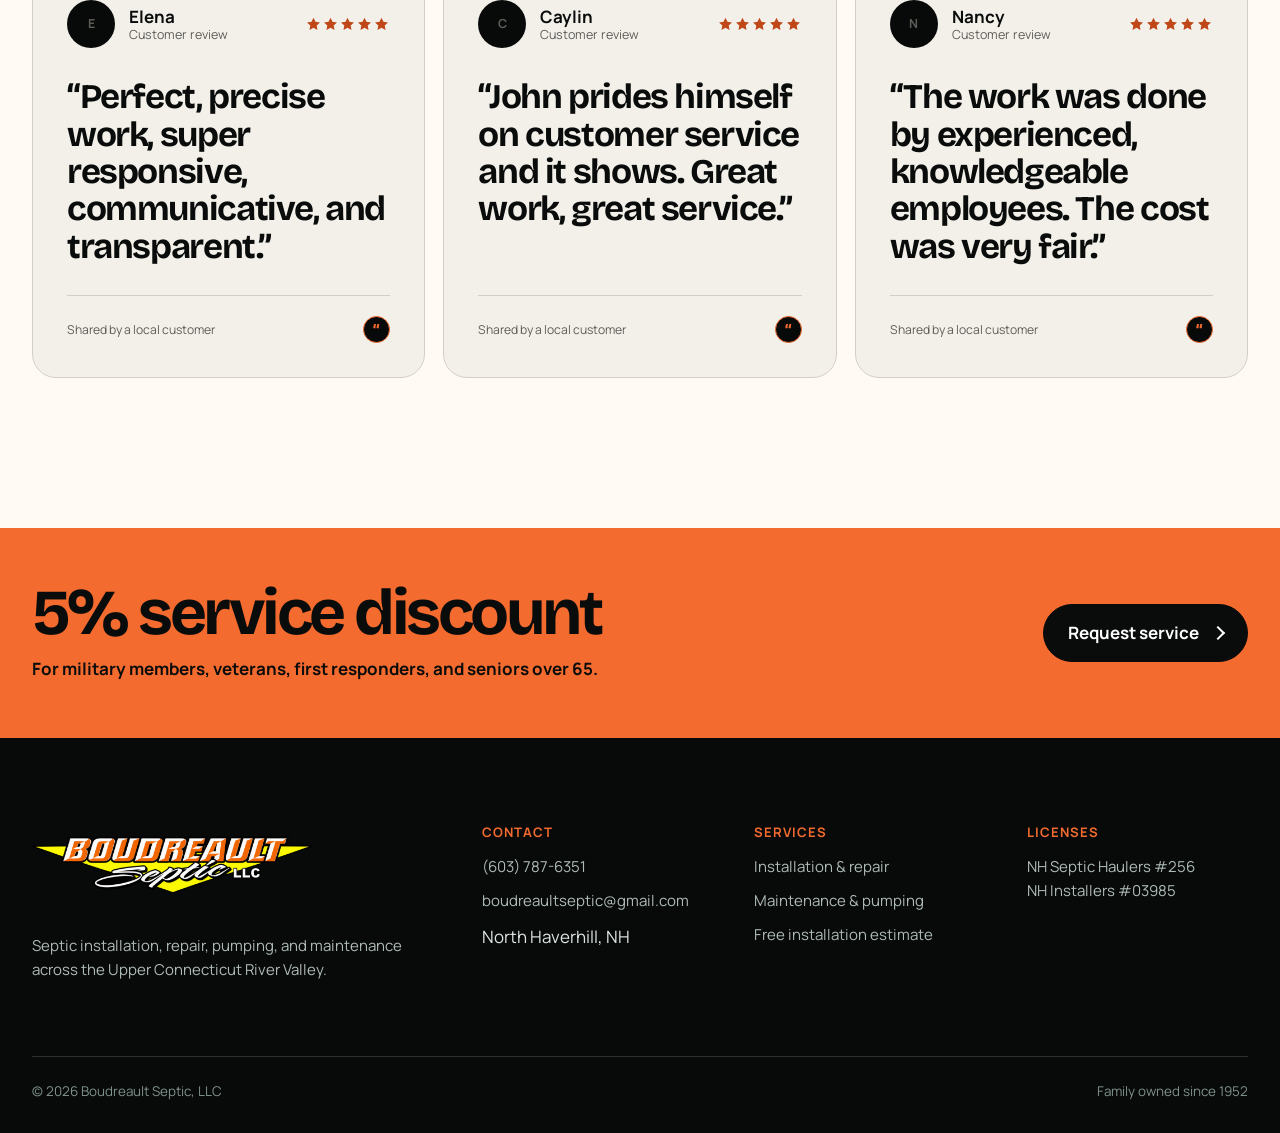
<file: portfolio-sites/boudreault-septic/index.html>
<!doctype html>
<html lang="en">
<head>
  <meta charset="utf-8">
  <meta name="viewport" content="width=device-width,initial-scale=1">
  <title>Boudreault Septic | Septic Service in NH &amp; VT</title>
  <meta name="description" content="Third-generation septic installation, repair, pumping, and maintenance for homes and businesses across the Upper Connecticut River Valley.">
  <link rel="icon" href="./assets/boudreault-logo-transparent.png">
  <link rel="preload" href="./assets/connecticut-river-valley.jpg" as="image">
  <link rel="stylesheet" href="./styles.css">
  <script type="application/ld+json">{"@context":"https://schema.org","@type":"LocalBusiness","name":"Boudreault Septic, LLC","telephone":"+1-603-787-6351","email":"boudreaultseptic@gmail.com","address":{"@type":"PostalAddress","streetAddress":"3255 Dartmouth College Hwy","addressLocality":"North Haverhill","addressRegion":"NH","postalCode":"03774"},"areaServed":["New Hampshire","Vermont"],"foundingDate":"1952","url":"https://boudreaultseptic.com/"}</script>
</head>
<body>
  <a class="skip-link" href="#main">Skip to content</a>
  <header class="site-header">
    <div class="shell nav-wrap">
      <a class="brand" href="/" aria-label="Boudreault Septic home"><img src="./assets/boudreault-logo-transparent.png" alt="Boudreault Septic, LLC"></a>
      <nav class="primary-nav" id="main-navigation" aria-label="Main navigation">
        <a href="/" aria-current="page">Home</a><a href="/new-installations/">New Installation &amp; Repair</a><a href="/maintenance/">Septic Maintenance</a><a href="/about-us/">About Us</a><a href="/contact/">Contact Us</a>
      </nav>
      <a class="nav-call" href="tel:+16037876351">(603) 787-6351</a>
      <button class="menu-button" type="button" aria-expanded="false" aria-controls="main-navigation">Menu</button>
    </div>
  </header>

  <main id="main">
    <section class="hero">
      <img class="hero-media" src="./assets/connecticut-river-valley.jpg" alt="Aerial view of North Haverhill and the Connecticut River Valley" width="1900" height="1100" fetchpriority="high">
      <div class="shell hero-content">
        <h1 class="display">Your local septic crew.</h1>
        <p class="hero-copy">Third-generation installation, repair, pumping, and maintenance, done right across New Hampshire and Vermont.</p>
        <div class="hero-actions"><a class="btn btn-primary" href="/contact/">Request service</a><a class="btn btn-secondary" href="tel:+16037876351">Call (603) 787-6351</a></div>
      </div>
    </section>

    <section class="proof-strip" aria-label="Company facts">
      <div class="shell proof-grid">
        <div class="proof-item"><strong class="proof-value">Since 1952</strong><span class="proof-label">Family owned in North Haverhill</span></div>
        <div class="proof-item"><strong class="proof-value">Third generation</strong><span class="proof-label">Local knowledge carried forward</span></div>
        <div class="proof-item"><strong class="proof-value" aria-label="30 plus towns"><span aria-hidden="true"><span class="count-number" data-count="30">1</span>+ towns</span></strong><span class="proof-label">Routes across New Hampshire and Vermont</span></div>
      </div>
      <div class="truck-route" data-route-motion aria-hidden="true">
        <svg viewBox="0 0 1200 170" role="presentation">
          <g class="route-truck">
            <g class="truck-direction">
              <path class="truck-outline" d="M14 66V31C14 15 27 2 43 2h82c17 0 31 14 31 31v33M156 25h36l24 24v17M3 66h219v12h-21M167 78H65M31 78H3"/>
              <path class="truck-detail" d="M168 32h20l14 16h-34zM42 21h84M42 34h84M25 41h18M126 41h19M25 53h17"/>
              <path class="truck-hose" d="M126 15c20 4 22 20 8 29-10 7-7 17 4 20"/>
              <circle class="truck-wheel wheel-a" cx="48" cy="78" r="16"/><circle class="truck-wheel wheel-b" cx="184" cy="78" r="16"/>
              <circle class="truck-hub" cx="48" cy="78" r="5"/><circle class="truck-hub" cx="184" cy="78" r="5"/>
            </g>
          </g>
        </svg>
      </div>
    </section>

    <section class="section services-section">
      <div class="shell">
        <div class="services-intro reveal"><h2 class="display">Every septic need. One local crew.</h2><p class="lede">From a routine pump-out to a complete installation, you work with people who know the land and stand behind the job.</p></div>
        <div class="service-layout">
          <a class="service-feature reveal" href="/new-installations/">
            <img src="./assets/septic-system-new-installations.jpg" alt="Boudreault Septic crew installing a septic tank" loading="lazy">
            <div class="service-overlay"><h3>New installation &amp; repair</h3><p>Residential and commercial systems, site assessment, repairs, risers, pumps, and tank replacement.</p><span class="text-link">Explore installation</span></div>
          </a>
          <a class="service-secondary reveal" href="/maintenance/">
            <img src="./assets/septic-system-maintenance2.jpg" alt="Boudreault Septic pumping truck at a local property" loading="lazy">
            <div class="service-overlay"><h3>Septic maintenance</h3><p>Pumping, camera inspection, locating, and ongoing care.</p><span class="text-link">Explore maintenance</span></div>
          </a>
          <div class="service-list reveal"><div class="service-list-head"><h3>We also serve</h3><span>Beyond residential systems</span></div><ul><li>Commercial properties</li><li>Municipalities</li><li>Grease traps</li><li>Sewer pumps</li><li>Camera inspections</li><li>Odor control</li></ul></div>
        </div>
      </div>
    </section>

    <section class="section system-schematic">
      <div class="shell">
        <div class="schematic-heading reveal"><h2 class="display">The work you don’t see.</h2><p class="lede">A closer look at what happens underground—from the first pipe to the final return to the soil.</p></div>
        <div class="diagram-stack">
          <article class="system-diagram reveal" data-schematic-motion>
            <header class="diagram-header"><div><span class="diagram-number">01</span><h3>Inside the tank</h3></div><p>Gravity separates the contents into three layers while clarified wastewater moves safely toward the field.</p></header>
            <figure class="diagram-art tank-art" aria-label="Animated cutaway diagram showing how a septic tank separates scum, wastewater, and sludge">
              <svg viewBox="0 0 1100 500" role="img" aria-hidden="true">
                <defs><clipPath id="tank-clip"><path d="M226 164H874V420H226Z"/></clipPath></defs>
                <path class="ground-line" d="M34 124H1066M74 113l22-15m22 15 15-10m780 10 23-16m20 16 13-9"/>
                <path class="structure-line" d="M226 154h648v266H226zM168 196h58m648 0h58M274 154v-72h78v72m396 0v-72h78v72M262 82h102l-13-22h-76zM736 82h102l-13-22h-76zM274 181h-48m648 0h-48M352 154v94m396-94v94"/>
                <g clip-path="url(#tank-clip)">
                  <path class="tank-water" d="M226 244c70-18 116 18 186 0s116 18 186 0 116 18 186 0 60 4 90 0v176H226z"/>
                  <path class="tank-scum" d="M226 204c72-15 115 14 186 0s116 14 186 0 116 14 186 0 59 4 90 0v56c-72 14-116-14-186 0s-116-14-186 0-116-14-186 0-60-4-90 0z"/>
                  <path class="tank-sludge" d="M226 378c57-22 103 17 165 0s107 17 169 0 107 17 169 0 92 6 145-4v46H226z"/>
                  <path class="flow-current current-one" d="M168 196h104v88h90"/>
                  <path class="flow-current current-two" d="M682 320h86V196h164"/>
                  <path class="micro-flow" d="M402 292c42-20 76 20 118 0s76 20 118 0M420 332c34-16 61 16 95 0s61 16 95 0"/>
                </g>
                <path class="structure-line cap-line" d="M294 83v-28h38v28m436 0v-28h38v28"/>
                <g class="diagram-callout"><path d="M313 52V22H180"/><text x="172" y="27" text-anchor="end">Inspection port</text></g>
                <g class="diagram-callout"><path d="M788 52V22H920"/><text x="928" y="27">Inspection port</text></g>
                <g class="diagram-callout"><path d="M168 196H92"/><text x="84" y="202" text-anchor="end">From home</text></g>
                <g class="diagram-callout"><path d="M932 196h76"/><text x="1016" y="202">To field</text></g>
                <g class="layer-label"><text x="550" y="232">Scum layer</text><text x="550" y="314">Wastewater</text><text x="550" y="406">Sludge</text></g>
              </svg>
              <figcaption class="diagram-legend"><span><i class="legend-swatch solid"></i>Settled material</span><span><i class="legend-swatch flow"></i>Active flow</span><span><i class="legend-swatch line"></i>Tank structure</span></figcaption>
            </figure>
          </article>

          <article class="system-diagram reveal" data-schematic-motion>
            <header class="diagram-header"><div><span class="diagram-number">02</span><h3>Across the property</h3></div><p>The complete route: home to tank, tank to distribution box, then evenly into the drain field.</p></header>
            <figure class="diagram-art property-art" aria-label="Animated diagram showing a typical home septic system and drain field">
              <svg viewBox="0 0 1100 540" role="img" aria-hidden="true">
                <path class="site-plane" d="M60 364 390 164l652 167-332 198z"/>
                <g class="house-drawing">
                  <path d="M116 248 284 145l166 79-169 106zM139 240v108l141 66 145-89V212M281 330v84M116 248l165 82 169-106M180 260v56l46 22v-56zM325 274v60l51-31v-59z"/>
                  <path d="M160 220v-58l46-27 45 21v49m95-3v-48l34 16v49M262 151l-12-54 41-24 55 26 10 51"/>
                </g>
                <g class="system-components">
                  <path class="tank-body" d="M461 338c0-15 12-27 27-27h158c15 0 27 12 27 27v74c0 15-12 27-27 27H488c-15 0-27-12-27-27zM511 311v128m111-128v128M500 296h36v15m69-15h36v15"/>
                  <path class="distribution-box" d="m730 409 46-27 43 21-46 28zM730 409v36l43 21v-35m46-28v35l-46 28"/>
                  <path class="field-line" d="M819 421 990 319M794 452l209-49M794 452l188 47M814 424l-4 15m23-29-4 16m25-30-4 15m25-29-4 15m25-29-4 15m25-30-4 16m-81 84-2 16m31-23-2 16m31-22-2 15m31-22-2 16m31-22-2 15m-133 17 5 15m27-8 5 15m28-8 5 15m28-8 5 15m27-8 5 15m28-8 5 15"/>
                </g>
                <path class="property-flow flow-home" d="M359 352 460 385"/>
                <path class="property-flow flow-tank" d="M461 385h212"/>
                <path class="property-flow flow-box" d="M673 385 744 418"/>
                <path class="property-flow flow-field-a" d="M781 420 990 319"/>
                <path class="property-flow flow-field-b" d="M783 433 1003 403"/>
                <path class="property-flow flow-field-c" d="M781 445 982 499"/>
                <g class="property-labels"><text x="250" y="470">Home</text><text x="567" y="485">Septic tank</text><text x="775" y="506">Distribution</text><text x="951" y="288">Drain field</text></g>
                <g class="flow-pulse pulse-one"><circle cx="0" cy="0" r="7"/></g><g class="flow-pulse pulse-two"><circle cx="0" cy="0" r="7"/></g>
              </svg>
              <figcaption class="route-key"><span>Wastewater begins here</span><b aria-hidden="true"></b><span>Filtered back into the soil</span></figcaption>
            </figure>
          </article>
        </div>
      </div>
    </section>

    <section class="section story">
      <div class="shell story-grid">
        <div class="story-photo reveal"><img src="./assets/boudreault-family.jpg" alt="Early Boudreault family photograph" loading="lazy"></div>
        <div class="story-copy reveal"><h2 class="display">Built here. Handed down.</h2><p class="lede">Patrick Boudreault started the business in 1952. Three generations later, the same name is still on the truck.</p><p>That history is practical. It means old system maps on file, familiarity with local soil and terrain, and a crew that plans to see you again around town.</p><a class="text-link story-link" href="/about-us/">Read the family story</a></div>
      </div>
    </section>

    <section class="section territory">
      <div class="shell territory-grid">
        <div class="reveal"><h2 class="display">The Upper Valley is our route.</h2><p class="lede">We serve homes, businesses, and municipalities on both sides of the Connecticut River.</p><a class="btn btn-primary" href="/contact/">Request service</a></div>
        <div class="town-columns reveal"><div><h3>New Hampshire</h3><p>Bath, Benton, Dorchester, Easton, Franconia, Glencliff, Hanover, Haverhill, Landaff, Lisbon, Lyman, Lyme, Monroe, North Haverhill, Orford, Pike, Piermont, Rumney, Warren, Wentworth, West Bath, Woodsville</p></div><div><h3>Vermont</h3><p>Barnet, Bradford, East Corinth, East Ryegate, Fairlee, Groton, McIndoes Falls, Newbury, Ryegate, South Ryegate, Topsham, Washington, Wells River, West Newbury</p></div></div>
      </div>
    </section>

    <section class="section reviews-section">
      <div class="shell">
        <div class="review-heading reveal"><div><h2 class="display">Word gets around.</h2><p class="lede">The work is underground. The reputation is not.</p></div><div class="review-summary" aria-label="Customer reviews"><div class="review-stars" aria-hidden="true"></div><strong>Local customer reviews</strong><span>Installation, maintenance, and service</span></div></div>
        <div class="review-controls" aria-label="Review carousel controls"><button type="button" data-review-prev aria-label="Previous review"><svg viewBox="0 0 24 24" aria-hidden="true"><path d="M15 5l-7 7 7 7"/></svg></button><button type="button" data-review-next aria-label="Next review"><svg viewBox="0 0 24 24" aria-hidden="true"><path d="M9 5l7 7-7 7"/></svg></button></div>
        <div class="reviews-track" data-review-track tabindex="0" aria-label="Customer reviews">
          <article class="review-card reveal"><header><span class="review-avatar">E</span><div><strong>Elena</strong><span>Customer review</span></div><div class="review-stars" aria-hidden="true"></div></header><blockquote>“Perfect, precise work, super responsive, communicative, and transparent.”</blockquote><footer><span>Shared by a local customer</span><span class="review-source-mark" aria-hidden="true">“</span></footer></article>
          <article class="review-card reveal"><header><span class="review-avatar">C</span><div><strong>Caylin</strong><span>Customer review</span></div><div class="review-stars" aria-hidden="true"></div></header><blockquote>“John prides himself on customer service and it shows. Great work, great service.”</blockquote><footer><span>Shared by a local customer</span><span class="review-source-mark" aria-hidden="true">“</span></footer></article>
          <article class="review-card reveal"><header><span class="review-avatar">N</span><div><strong>Nancy</strong><span>Customer review</span></div><div class="review-stars" aria-hidden="true"></div></header><blockquote>“The work was done by experienced, knowledgeable employees. The cost was very fair.”</blockquote><footer><span>Shared by a local customer</span><span class="review-source-mark" aria-hidden="true">“</span></footer></article>
        </div>
      </div>
    </section>

    <section class="discount-band">
      <div class="shell discount-grid"><div><h2 class="display">5% service discount</h2><p>For military members, veterans, first responders, and seniors over 65.</p></div><a class="btn" href="/contact/">Request service</a></div>
    </section>
  </main>

  <footer class="footer">
    <div class="shell"><div class="footer-grid"><div class="footer-brand"><img class="footer-logo" src="./assets/boudreault-logo-transparent.png" alt="Boudreault Septic, LLC"><p>Septic installation, repair, pumping, and maintenance across the Upper Connecticut River Valley.</p></div><div class="footer-column"><h3>Contact</h3><div class="footer-links"><a href="tel:+16037876351">(603) 787-6351</a><a href="mailto:boudreaultseptic@gmail.com">boudreaultseptic@gmail.com</a><span>North Haverhill, NH</span></div></div><div class="footer-column"><h3>Services</h3><div class="footer-links"><a href="/new-installations/">Installation &amp; repair</a><a href="/maintenance/">Maintenance &amp; pumping</a><a href="/contact/">Free installation estimate</a></div></div><div class="footer-column"><h3>Licenses</h3><p>NH Septic Haulers #256<br>NH Installers #03985</p></div></div><div class="footer-bottom"><span>© 2026 Boudreault Septic, LLC</span><span>Family owned since 1952</span></div></div>
  </footer>
  <script src="./script.js"></script>
</body>
</html>
</file>
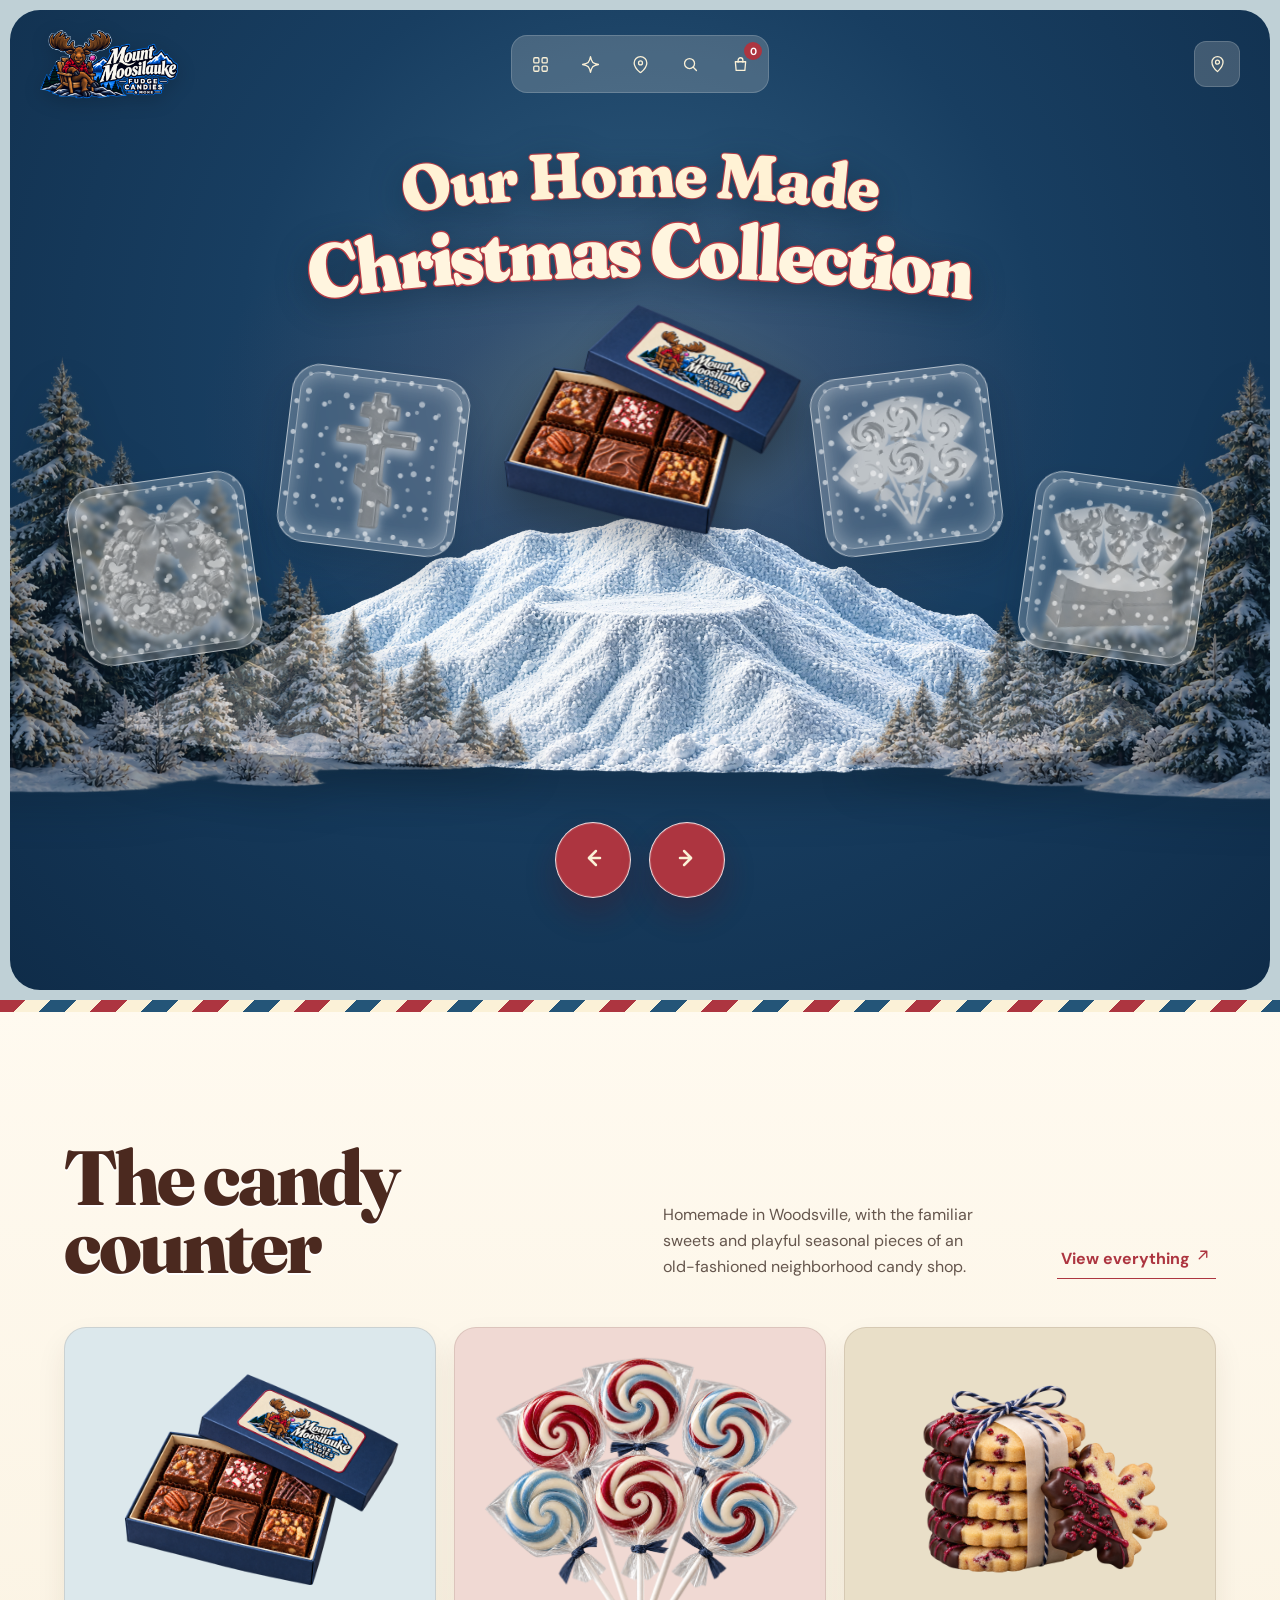
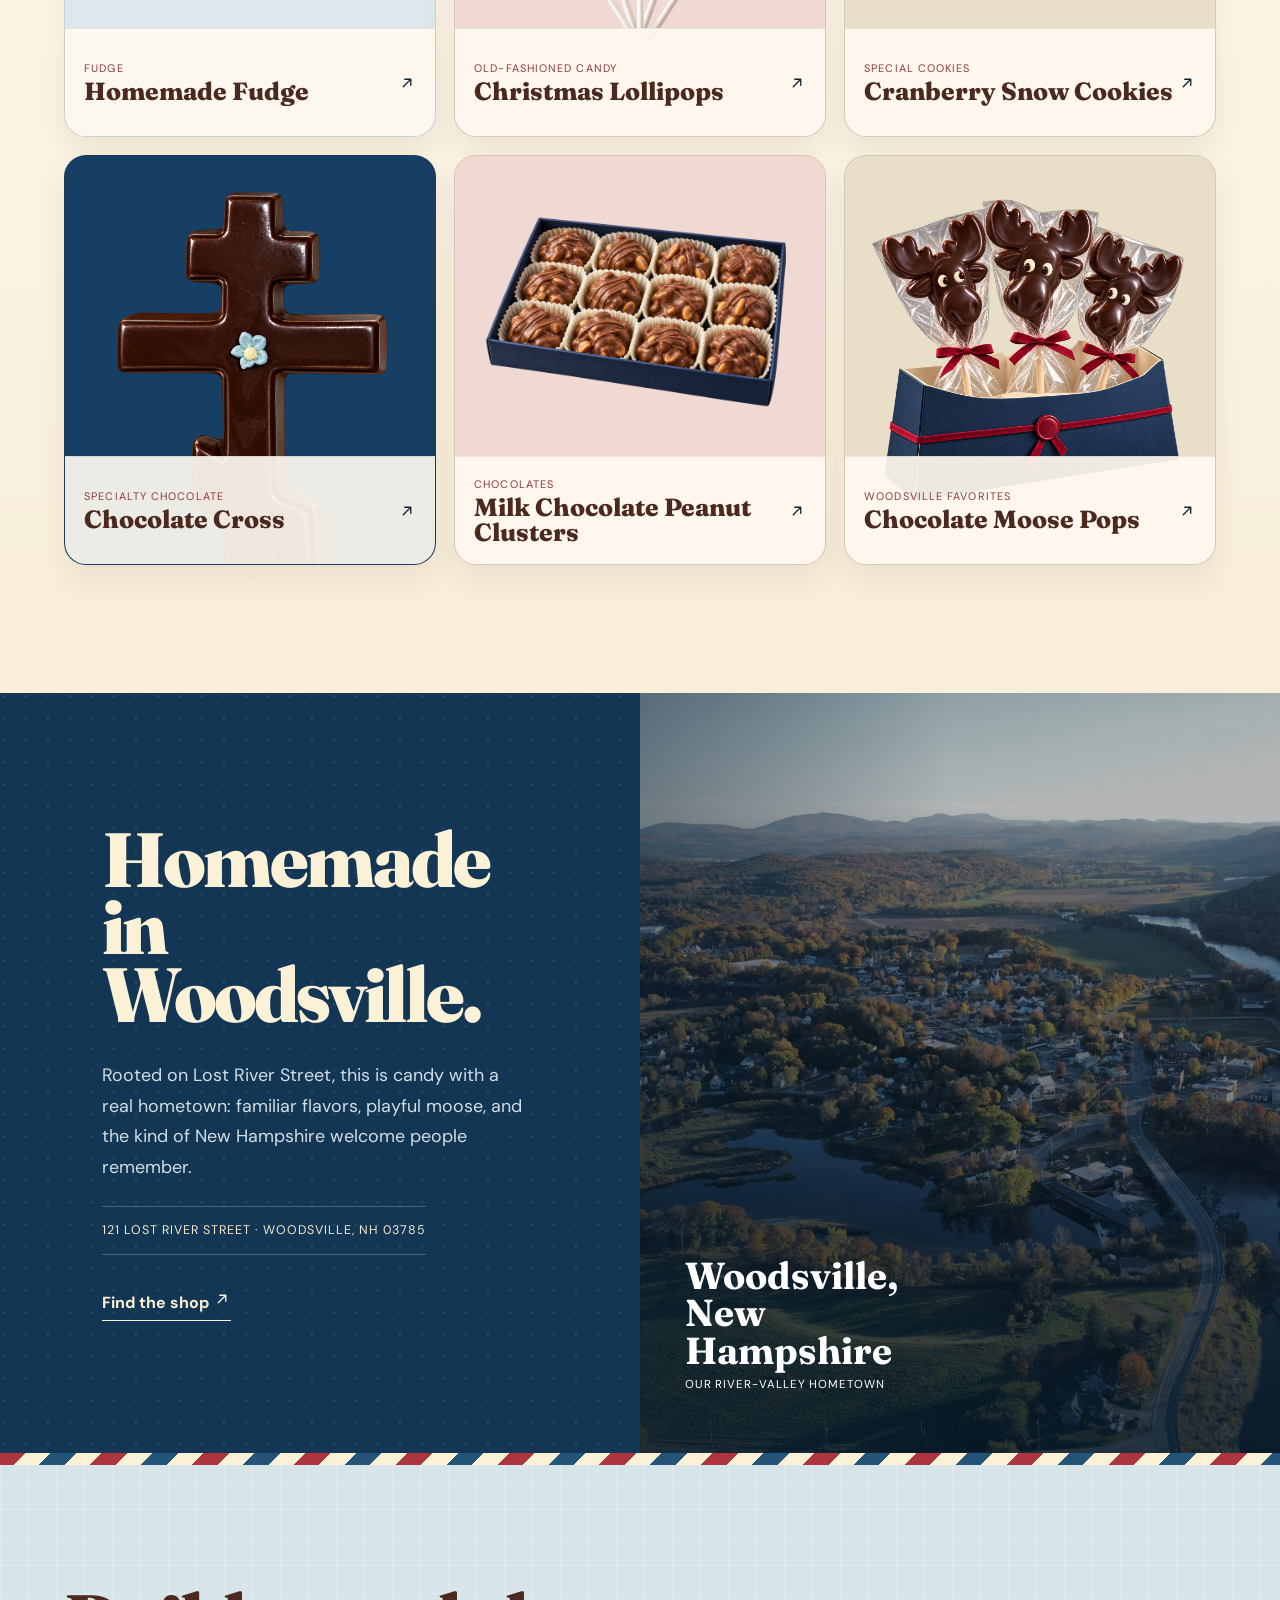
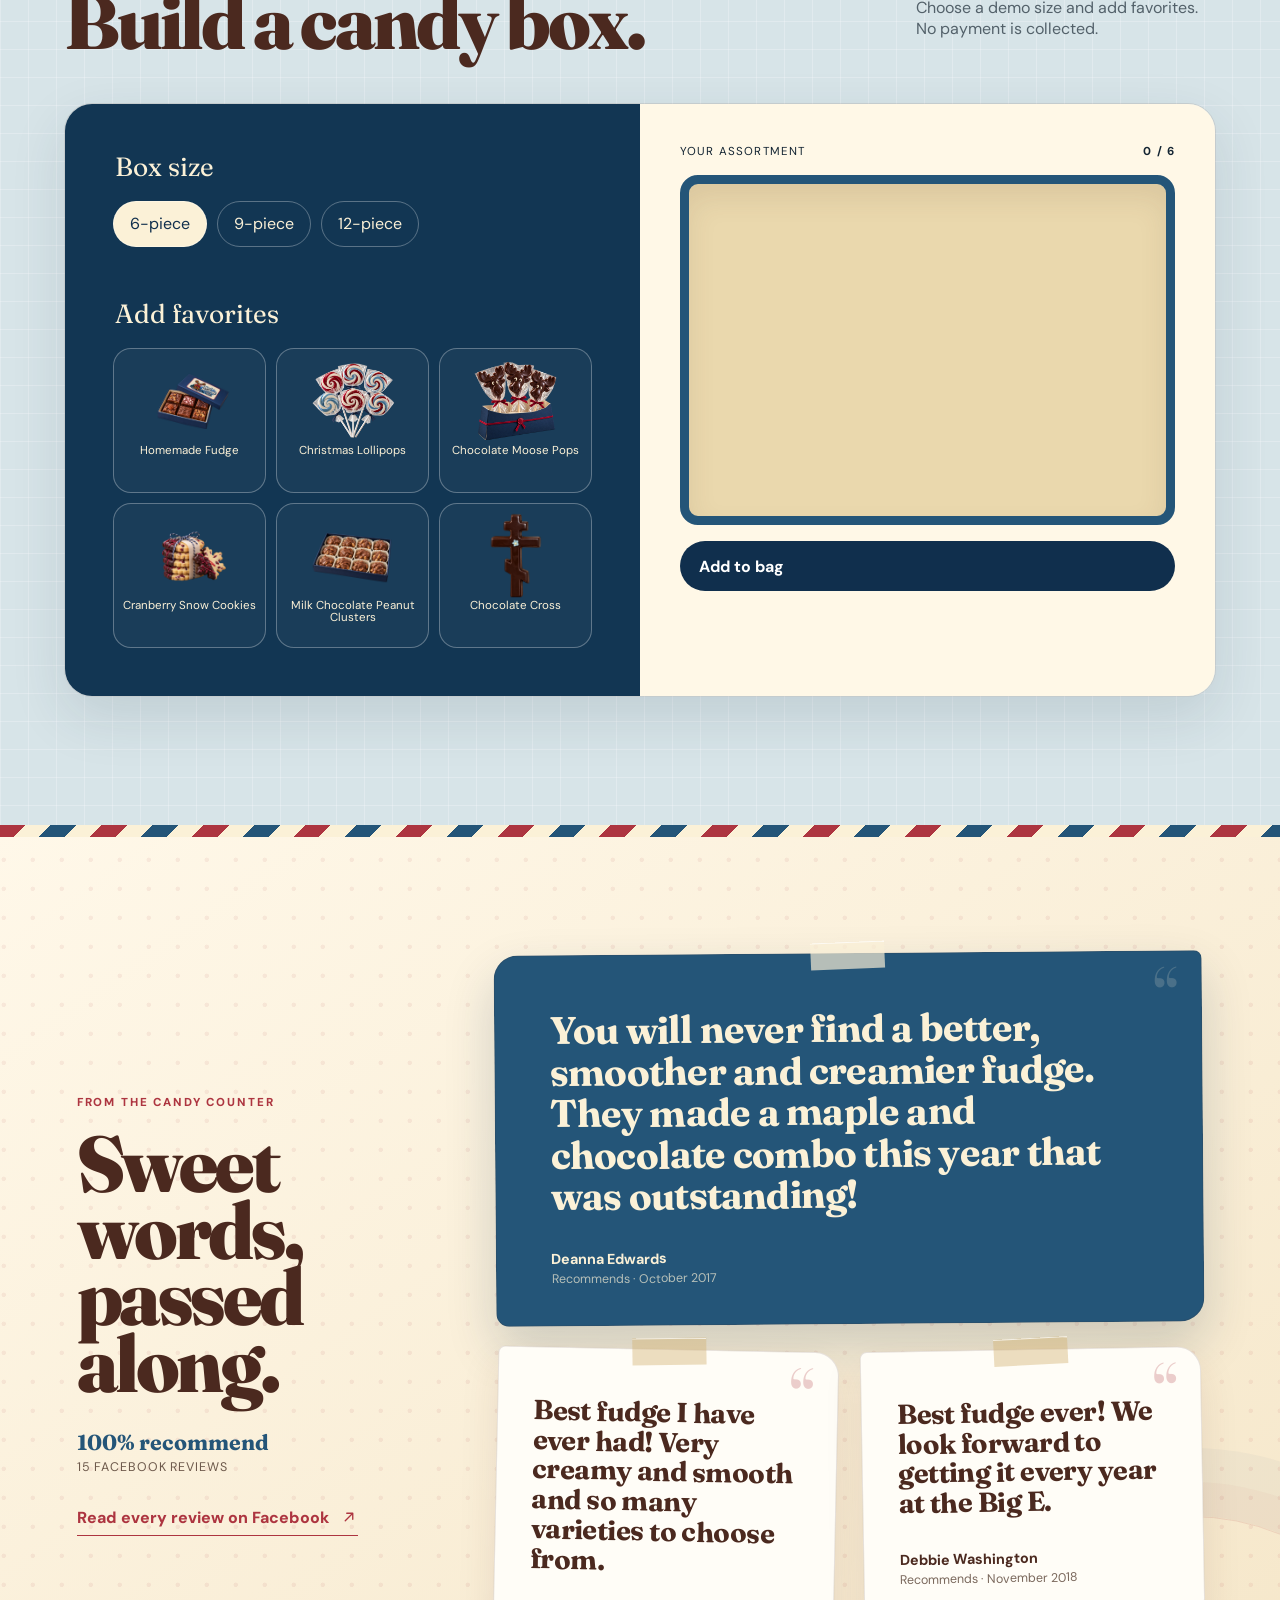
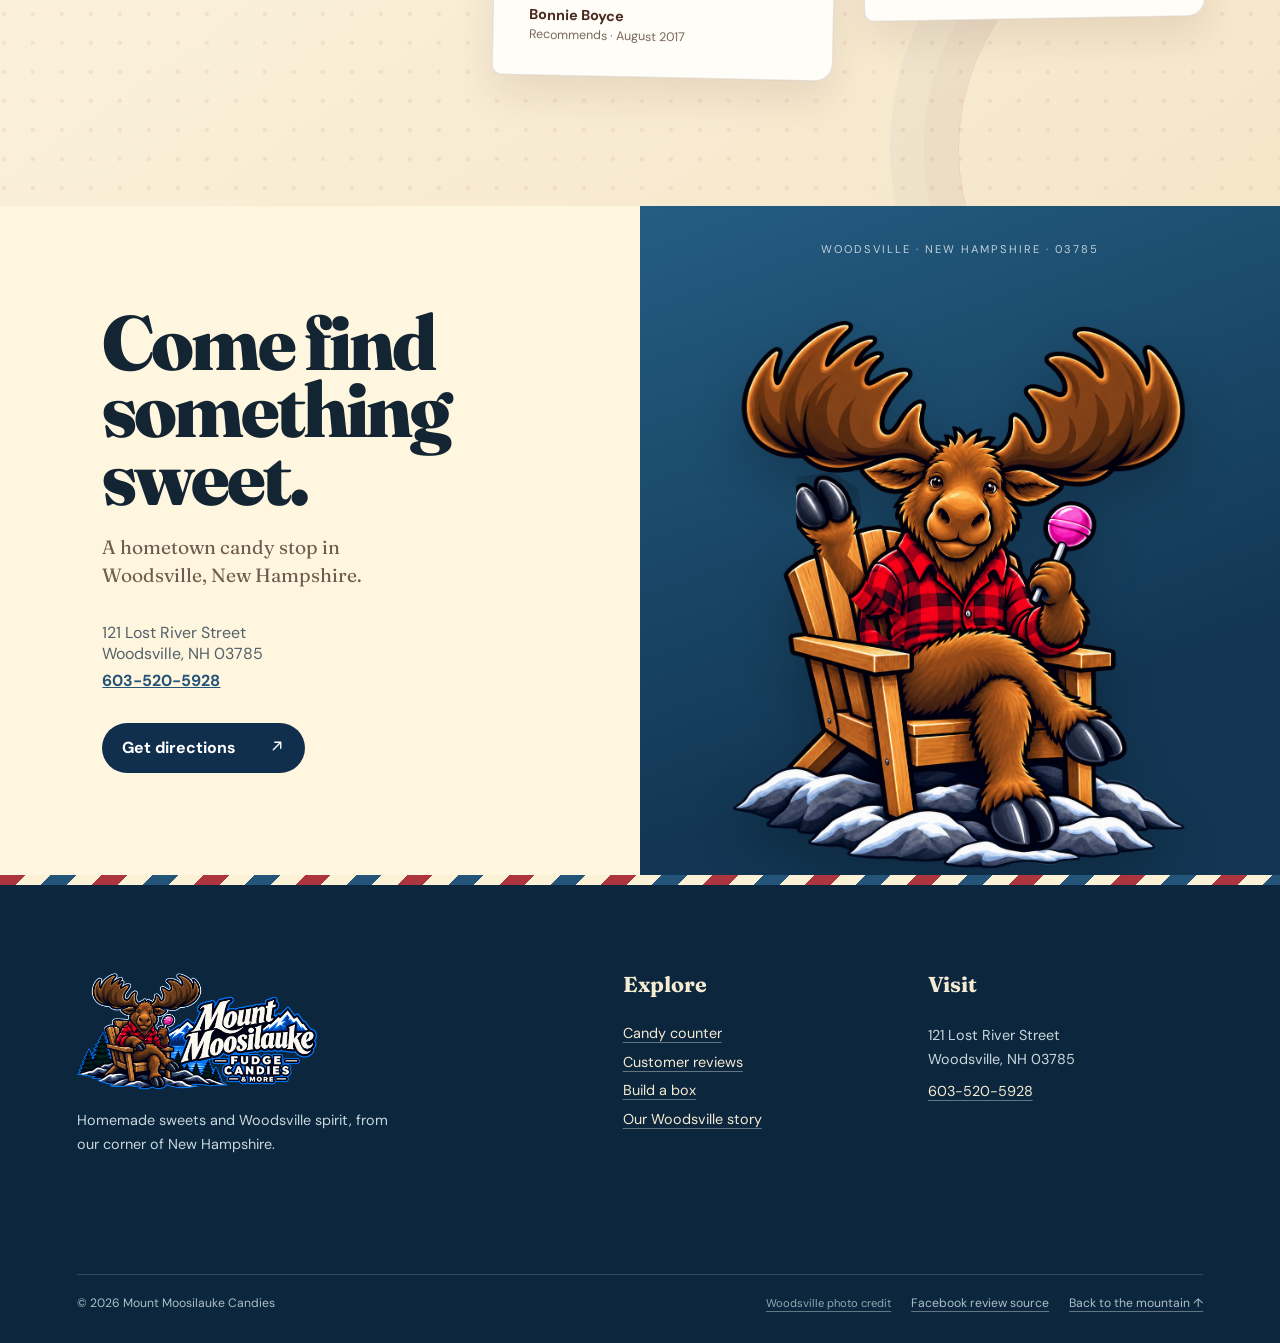
<file: portfolio-sites/moosilauke-candies/index.html>
<!doctype html>
<html lang="en">
<head>
  <meta charset="utf-8"><meta name="viewport" content="width=device-width,initial-scale=1"><meta name="theme-color" content="#a7b9c3">
  <meta name="description" content="Homemade fudge, chocolates, seasonal candies, and small-town sweetness from Mount Moosilauke Candies in Woodsville, New Hampshire.">
  <title>Mount Moosilauke Candies | Homemade in Woodsville, NH</title>
  <link rel="preconnect" href="https://fonts.googleapis.com"><link rel="preconnect" href="https://fonts.gstatic.com" crossorigin>
  <link href="https://fonts.googleapis.com/css2?family=DM+Sans:wght@400;500;600;700&family=Fraunces:opsz,wght,SOFT,WONK@9..144,600..900,0..100,0..1&display=swap" rel="stylesheet">
  <link rel="stylesheet" href="styles.css"><script defer src="app.js"></script>
</head>
<body>
  <a class="skip-link" href="#main">Skip to content</a>
  <header class="hero-wrap" id="home">
    <section class="hero" aria-labelledby="hero-title">
      <nav class="topbar" aria-label="Primary navigation">
        <a class="brand" href="#home" aria-label="Mount Moosilauke Candies home"><img src="assets/logo.png" alt=""></a>
        <div class="dock" id="navLinks">
          <a href="#shop" aria-label="Shop"><svg viewBox="0 0 24 24" aria-hidden="true"><rect x="3.5" y="3.5" width="6.5" height="6.5" rx="1.5"/><rect x="14" y="3.5" width="6.5" height="6.5" rx="1.5"/><rect x="3.5" y="14" width="6.5" height="6.5" rx="1.5"/><rect x="14" y="14" width="6.5" height="6.5" rx="1.5"/></svg></a>
          <a href="#story" aria-label="Our story"><svg viewBox="0 0 24 24" aria-hidden="true"><path d="m12 2 1.15 4.1a6.7 6.7 0 0 0 4.75 4.75L22 12l-4.1 1.15a6.7 6.7 0 0 0-4.75 4.75L12 22l-1.15-4.1a6.7 6.7 0 0 0-4.75-4.75L2 12l4.1-1.15a6.7 6.7 0 0 0 4.75-4.75L12 2Z"/></svg></a>
          <a href="#visit" aria-label="Visit"><svg viewBox="0 0 24 24" aria-hidden="true"><path d="M20 10c0 5-5.35 10.2-7.25 11.85a1.15 1.15 0 0 1-1.5 0C9.35 20.2 4 15 4 10a8 8 0 1 1 16 0Z"/><circle cx="12" cy="10" r="2.5"/></svg></a>
          <button data-open-search aria-label="Search candies"><svg viewBox="0 0 24 24" aria-hidden="true"><circle cx="10.8" cy="10.8" r="6.3"/><path d="m15.5 15.5 4 4"/></svg></button>
          <button data-open-cart aria-label="Open demo bag"><svg viewBox="0 0 24 24" aria-hidden="true"><path d="M5.5 8.5h13l-1 11h-11l-1-11Z"/><path d="M9 9V6.5a3 3 0 0 1 6 0V9"/></svg><b data-cart-count>0</b></button>
        </div>
        <a class="pin" href="#visit" aria-label="Visit the shop"><svg viewBox="0 0 24 24"><path d="M12 21s7-6.2 7-12A7 7 0 0 0 5 9c0 5.8 7 12 7 12Zm0-9.5a2.5 2.5 0 1 0 0-5 2.5 2.5 0 0 0 0 5Z"/></svg></a>
      </nav>

      <div class="stage">
        <div class="snowfall" id="snowfall" aria-hidden="true"></div>
        <img class="winter-forest" src="assets/winter-forest-v8.png" alt="" aria-hidden="true">
        <button class="selector s1" data-slide="4" aria-label="Show holiday chocolate wreath"><img src="assets/wreath-v2.png" alt=""></button>
        <button class="selector s2" data-slide="5" aria-label="Show chocolate assortment"><img src="assets/assortment-box-v2.png" alt=""></button>
        <button class="selector s3" data-slide="1" aria-label="Show chocolate strawberries"><img src="assets/strawberries-v2.png" alt=""></button>
        <button class="selector s4" data-slide="2" aria-label="Show chocolate moose pops"><img src="assets/moose-pops-v2.png" alt=""></button>
        <img class="mountain" src="assets/moosilauke-sugar-profile-v10.png" alt="A confectioner’s-sugar miniature shaped like Mount Moosilauke’s broad rounded summit ridge">
        <div class="hero-product" id="featuredProduct" role="button" tabindex="0" aria-label="Show Homemade Fudge name" aria-expanded="false"><img id="heroProductImage" src="assets/fudge-box-logo-v12.png" alt="Homemade Fudge"></div>
        <button class="product-action" id="heroViewProduct" data-product="fudge" aria-label="View Homemade Fudge"><span id="heroProductName">Homemade Fudge</span><svg viewBox="0 0 24 24" aria-hidden="true"><path d="M7 17 17 7M9 7h8v8"/></svg></button>
        <h1 id="hero-title"><svg viewBox="0 0 1200 230" role="presentation" aria-hidden="true"><path id="holiday-title-top-arc" d="M 205 92 Q 600 18 995 92" fill="none"/><path id="holiday-title-bottom-arc" d="M 120 188 Q 600 102 1080 188" fill="none"/><text class="holiday-title-top"><textPath href="#holiday-title-top-arc" startOffset="50%" text-anchor="middle">Our Home Made</textPath></text><text class="holiday-title-bottom"><textPath href="#holiday-title-bottom-arc" startOffset="50%" text-anchor="middle">Christmas Collection</textPath></text></svg><span class="sr-only">Our Home Made Christmas Collection</span></h1>
      </div>
      <div class="hero-controls" aria-label="Candy carousel controls"><button id="prevSlide" aria-label="Previous candy"><svg viewBox="0 0 24 24" aria-hidden="true"><path d="m14.5 6-6 6 6 6M9 12h9"/></svg></button><button id="nextSlide" aria-label="Next candy"><svg viewBox="0 0 24 24" aria-hidden="true"><path d="m9.5 6 6 6-6 6m5.5-6H6"/></svg></button></div>
      <div class="sr-only" id="slideStatus" aria-live="polite"></div>
    </section>
  </header>

  <main id="main">
    <section class="counter" id="shop">
      <div class="counter-head"><h2>The candy counter</h2><p>Homemade in Woodsville, with the familiar sweets and playful seasonal pieces of an old-fashioned neighborhood candy shop.</p><button data-view-shop>View everything <svg class="direction-icon" viewBox="0 0 24 24" aria-hidden="true"><path d="M7 17 17 7M9 7h8v8"/></svg></button></div>
      <div class="product-grid" id="productGrid"></div>
    </section>
    <section class="story" id="story">
      <div class="story-copy"><h2>Homemade in<br>Woodsville.</h2><p>Rooted on Lost River Street, this is candy with a real hometown: familiar flavors, playful moose, and the kind of New Hampshire welcome people remember.</p><p class="story-address">121 Lost River Street · Woodsville, NH 03785</p><a href="#visit">Find the shop <svg class="direction-icon" viewBox="0 0 24 24" aria-hidden="true"><path d="M7 17 17 7M9 7h8v8"/></svg></a></div>
      <figure class="story-object"><img class="woodsville-aerial" src="assets/woodsville-aerial-v10.jpg" alt="Aerial view of Woodsville, New Hampshire, beside the Connecticut River"><figcaption><strong>Woodsville, New Hampshire</strong><span>Our river-valley hometown</span></figcaption></figure>
    </section>
    <section class="builder" id="build">
      <div class="builder-head"><h2>Build a candy box.</h2><p>Choose a demo size and add favorites. No payment is collected.</p></div>
      <div class="builder-layout"><div class="builder-options"><fieldset><legend>Box size</legend><div class="size-options" id="sizeOptions"></div></fieldset><fieldset><legend>Add favorites</legend><div class="candy-options" id="candyOptions"></div></fieldset></div><div class="box-preview-wrap"><div class="box-topline"><span>Your assortment</span><strong id="boxCount">0 / 6</strong></div><div class="candy-box" id="candyBox" aria-live="polite"></div><button class="primary" id="addBox">Add to bag</button></div></div>
    </section>
    <section class="reviews" id="reviews" aria-labelledby="reviews-title">
      <div class="reviews-intro">
        <span class="reviews-kicker">From the candy counter</span>
        <h2 id="reviews-title">Sweet words,<br>passed along.</h2>
        <p class="reviews-score"><strong>100% recommend</strong><span>15 Facebook reviews</span></p>
        <a class="reviews-link" href="https://www.facebook.com/cmaker33/reviews" target="_blank" rel="noreferrer">Read every review on Facebook <svg class="direction-icon" viewBox="0 0 24 24" aria-hidden="true"><path d="M7 17 17 7M9 7h8v8"/></svg></a>
      </div>
      <div class="review-notes">
        <article class="review-note review-note-featured">
          <span class="review-mark" aria-hidden="true">“</span>
          <blockquote cite="https://www.facebook.com/cmaker33/reviews">You will never find a better, smoother and creamier fudge. They made a maple and chocolate combo this year that was outstanding!</blockquote>
          <footer><strong>Deanna Edwards</strong><span>Recommends · October 2017</span></footer>
        </article>
        <article class="review-note">
          <span class="review-mark" aria-hidden="true">“</span>
          <blockquote cite="https://www.facebook.com/cmaker33/reviews">Best fudge I have ever had! Very creamy and smooth and so many varieties to choose from.</blockquote>
          <footer><strong>Bonnie Boyce</strong><span>Recommends · August 2017</span></footer>
        </article>
        <article class="review-note">
          <span class="review-mark" aria-hidden="true">“</span>
          <blockquote cite="https://www.facebook.com/cmaker33/reviews">Best fudge ever! We look forward to getting it every year at the Big E.</blockquote>
          <footer><strong>Debbie Washington</strong><span>Recommends · November 2018</span></footer>
        </article>
      </div>
    </section>
    <section class="visit" id="visit"><div><h2>Come find<br>something sweet.</h2><p class="visit-lede">A hometown candy stop in Woodsville, New Hampshire.</p><address><span>121 Lost River Street</span><span>Woodsville, NH 03785</span><a href="tel:+16035205928">603-520-5928</a></address><a class="primary" href="https://www.google.com/maps/search/?api=1&query=121+Lost+River+Street+Woodsville+NH+03785" target="_blank" rel="noreferrer">Get directions <svg class="direction-icon" viewBox="0 0 24 24" aria-hidden="true"><path d="M7 17 17 7M9 7h8v8"/></svg></a></div><div class="visit-logo"><span class="visit-place">Woodsville · New Hampshire · 03785</span><div class="mascot-stage"><img class="waving-moose-static" src="assets/moose-static-base-v12.png" alt="Mount Moosilauke’s moose mascot waving"><img class="waving-moose-arm" src="assets/waving-moose-hoof-fixed-v13.png" alt="" aria-hidden="true"></div></div></section>
  </main>

  <footer class="site-footer"><div class="footer-brand"><img src="assets/logo.png" alt=""><p>Homemade sweets and Woodsville spirit, from our corner of New Hampshire.</p></div><div><h2>Explore</h2><a href="#shop">Candy counter</a><a href="#reviews">Customer reviews</a><a href="#build">Build a box</a><a href="#story">Our Woodsville story</a></div><div><h2>Visit</h2><address>121 Lost River Street<br>Woodsville, NH 03785</address><a href="tel:+16035205928">603-520-5928</a></div><div class="footer-bottom"><span>© <span id="year"></span> Mount Moosilauke Candies</span><span class="footer-links"><a href="https://commons.wikimedia.org/wiki/File:Woodsville,_NH,_Aerial_View,_looking_north.jpg" target="_blank" rel="noreferrer">Woodsville photo credit</a><a href="https://www.facebook.com/cmaker33/reviews" target="_blank" rel="noreferrer">Facebook review source</a><a href="#home">Back to the mountain ↑</a></span></div></footer>
  <dialog id="searchDialog" class="search-dialog" aria-labelledby="searchTitle"><div class="dialog-bar"><h2 id="searchTitle">Find a favorite</h2><button data-close-search aria-label="Close search">×</button></div><label class="search-field"><span class="sr-only">Search candies</span><svg viewBox="0 0 24 24" aria-hidden="true"><circle cx="10.8" cy="10.8" r="6.3"/><path d="m15.5 15.5 4 4"/></svg><input id="candySearch" type="search" placeholder="Search fudge, lollipops, chocolate…" autocomplete="off"></label><div class="search-results" id="searchResults" aria-live="polite"></div></dialog>
  <dialog id="shopDialog" class="shop-dialog" aria-labelledby="shopTitle"><div class="dialog-bar"><h2 id="shopTitle">The candy counter</h2><button data-close-dialog aria-label="Close shop">×</button></div><div class="filter-row" id="filters"></div><div class="shop-grid" id="shopGrid"></div></dialog>
  <dialog id="productDialog" class="product-dialog" aria-labelledby="productTitle"><button class="product-close" data-close-product aria-label="Close product">×</button><div class="product-detail"><div><img id="productImage" src="assets/fudge-box-logo-v12.png" alt=""></div><section><span class="product-sample">Sample product details</span><h2 id="productTitle"></h2><p id="productDescription"></p><dl class="product-facts"><div><dt>Style</dt><dd id="productStyle">Homemade confection</dd></div><div><dt>Presentation</dt><dd id="productPresentation">Seasonal presentation</dd></div><div><dt>Ingredients</dt><dd>To be confirmed by the shop</dd></div></dl><div class="quantity"><button id="qtyMinus" aria-label="Decrease quantity">−</button><output id="qty">1</output><button id="qtyPlus" aria-label="Increase quantity">+</button></div><button class="primary" id="addProduct">Add to demo bag</button><small>Sample layout only. Availability, ingredients, and pricing require confirmation.</small></section></div></dialog>
  <dialog id="cartDialog" class="cart-drawer" aria-labelledby="cartTitle"><div class="dialog-bar"><h2 id="cartTitle">Your candy bag</h2><button data-close-cart aria-label="Close bag">×</button></div><div class="cart-items" id="cartItems"></div><div class="cart-bottom"><p>No payment or order will be placed.</p><button class="primary" id="demoCheckout">Request ordering details</button></div></dialog>
</body>
</html>
</file>
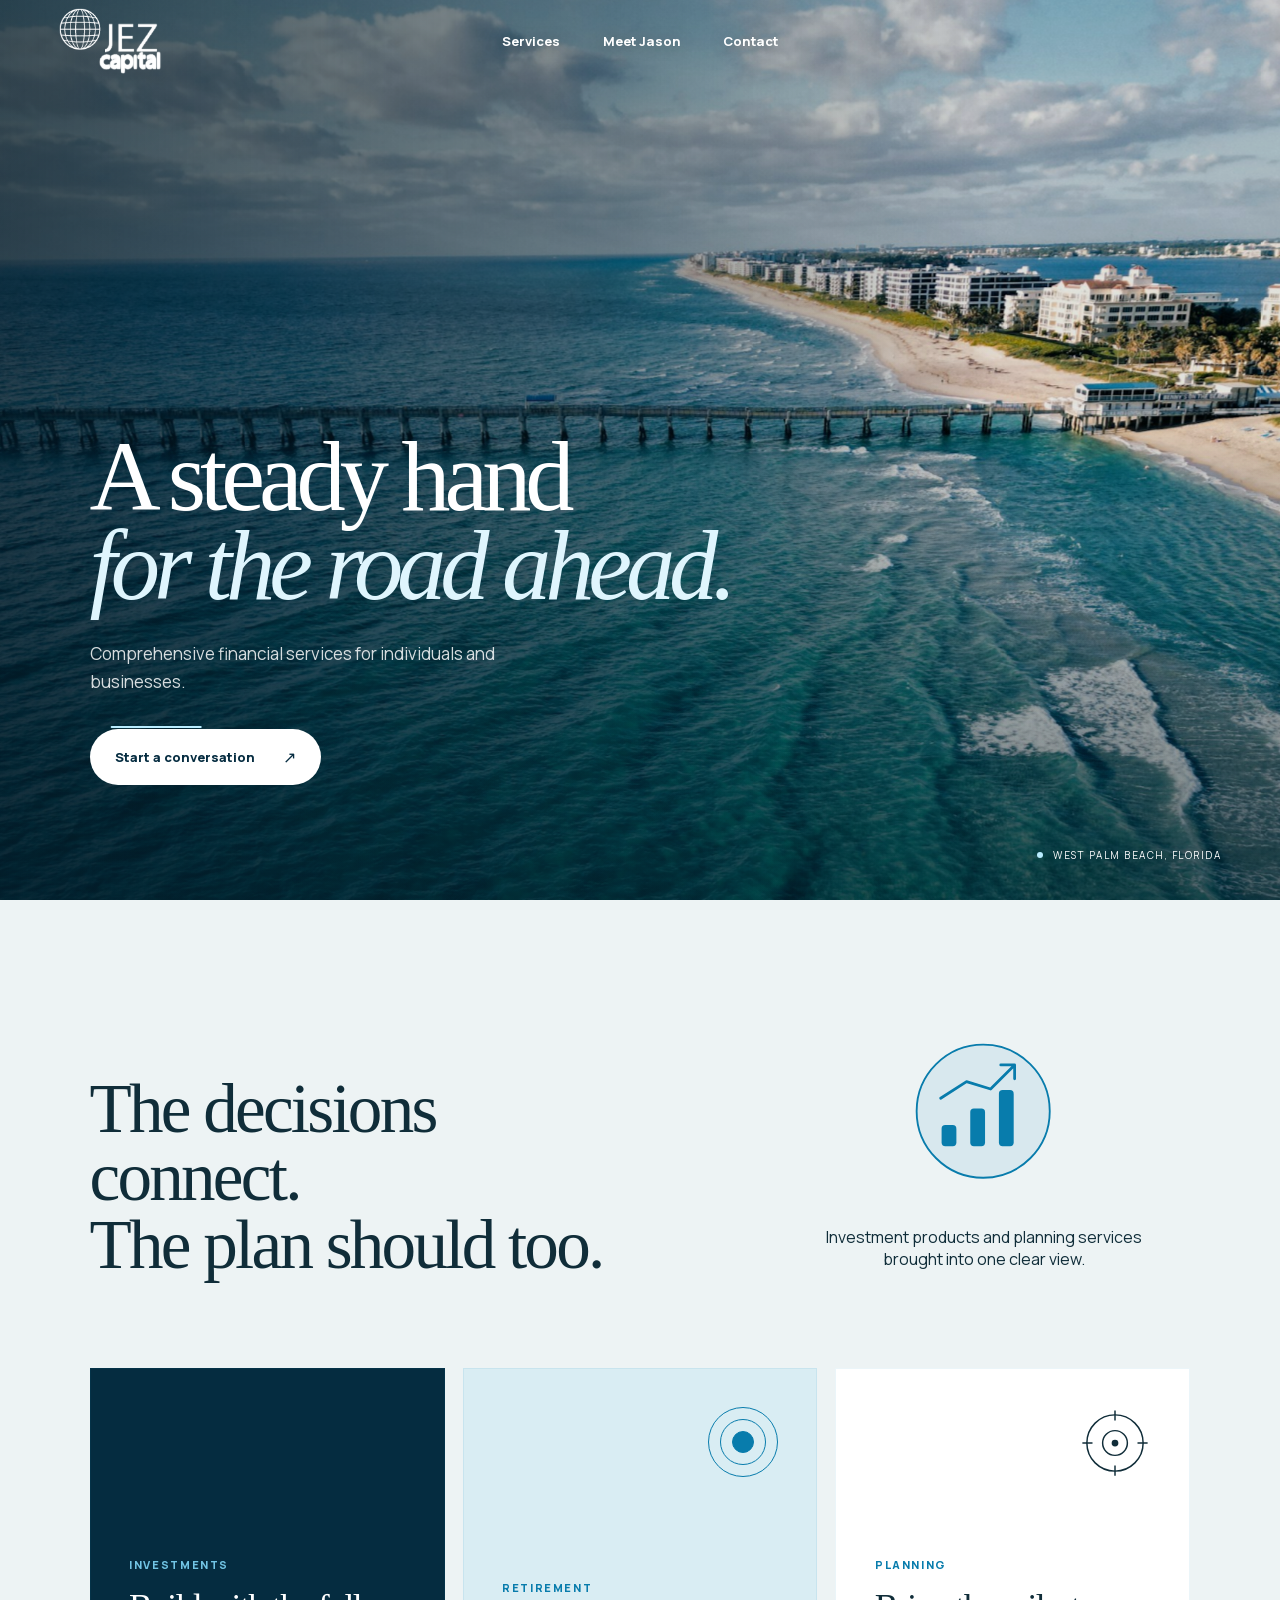
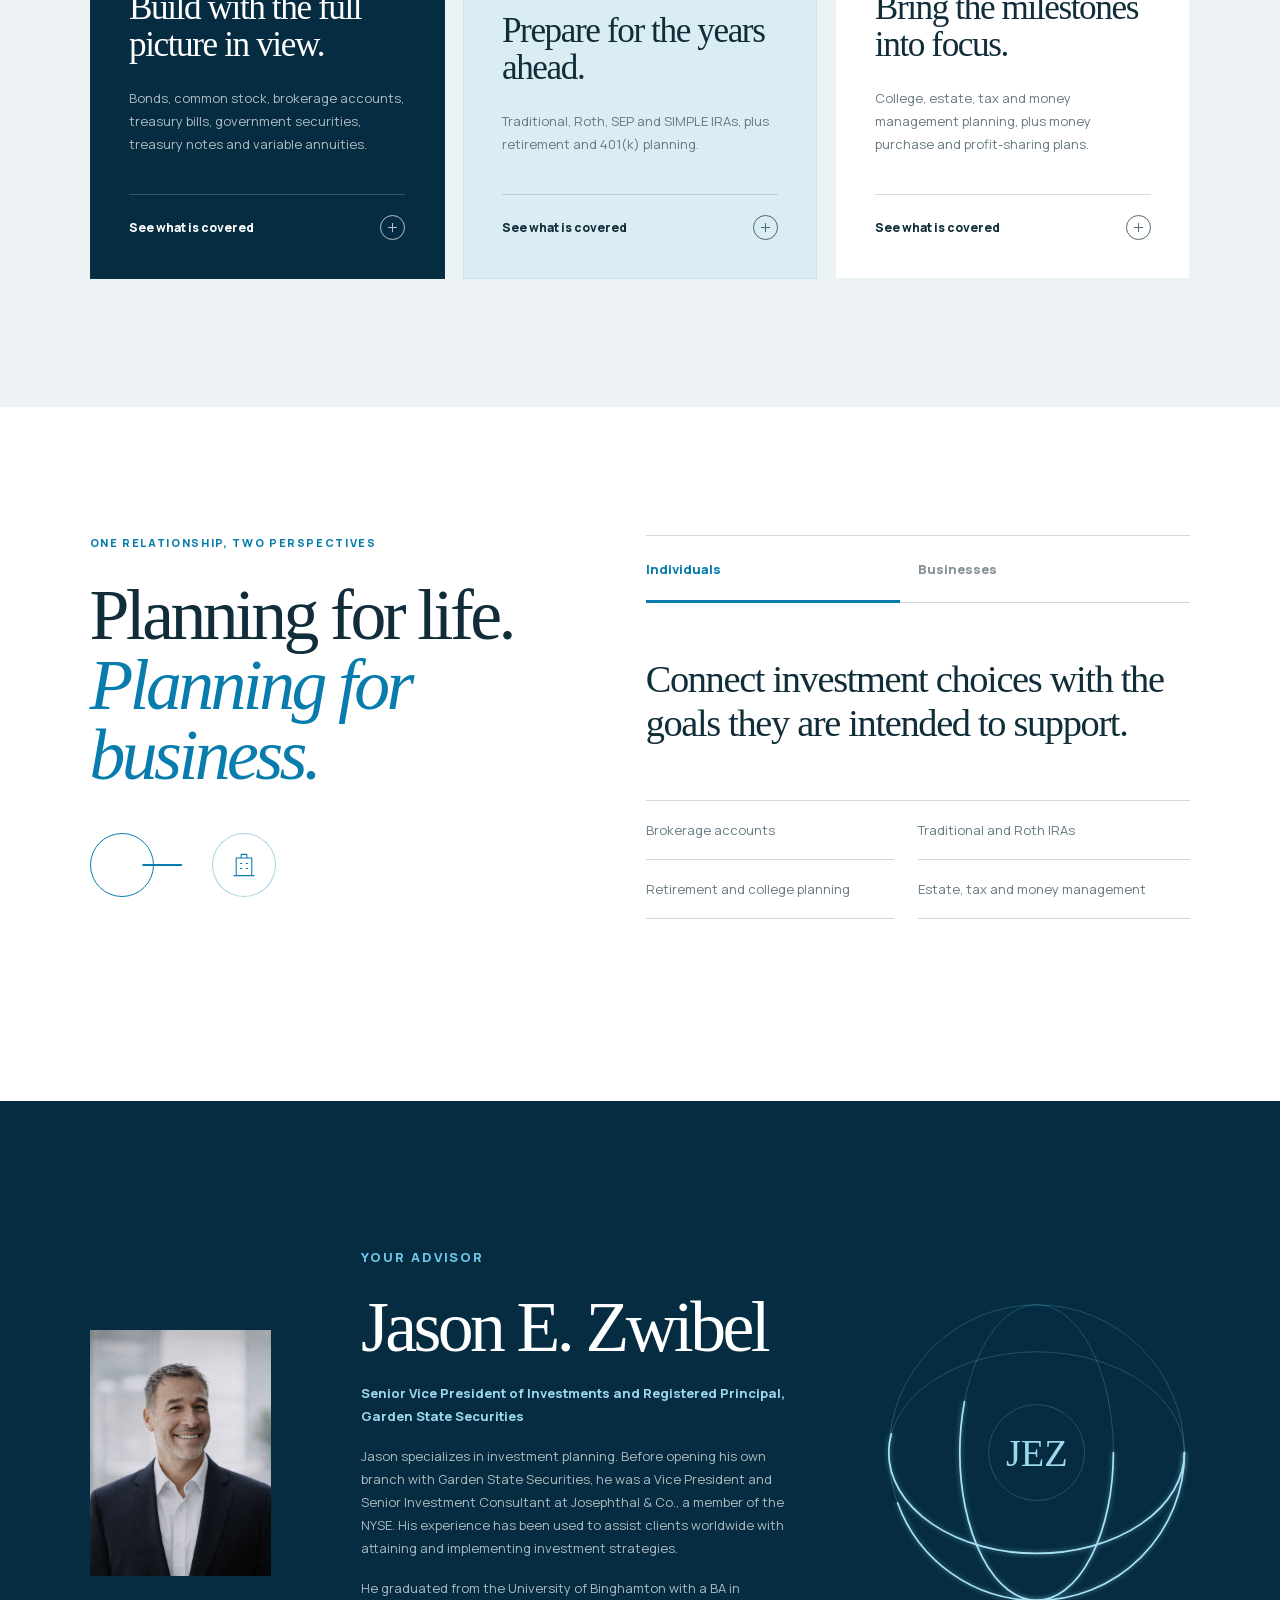
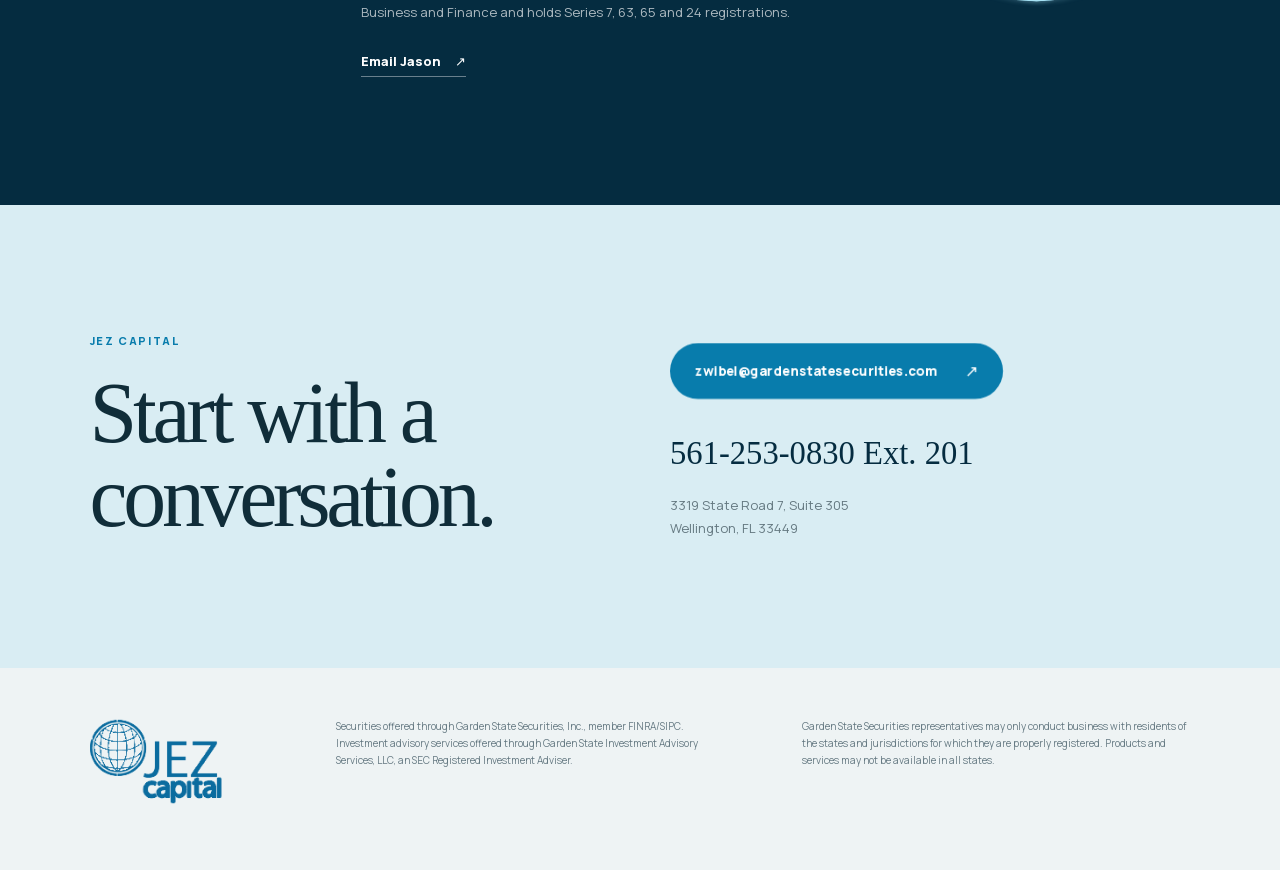
<file: portfolio-sites/jez-capital/JEZ-Capital-Demo.html>
<!doctype html>
<html lang="en">
<head>
  <meta charset="UTF-8" />
  <meta name="viewport" content="width=device-width, initial-scale=1.0" />
  <meta name="description" content="JEZ Capital provides comprehensive financial services for individuals and businesses in Wellington, Florida." />
  <meta name="theme-color" content="#07344d" />
  <title>JEZ Capital | Wellington, Florida</title>
  <link rel="preload" href="./assets/manrope-latin.woff2" as="font" type="font/woff2" crossorigin />
  <link rel="preload" href="./assets/palm-beach-pier.jpg" as="image" />
  <link rel="stylesheet" href="./styles.css" />
</head>
<body>
  <a class="skip-link" href="#main">Skip to content</a>
  <header class="site-nav" aria-label="Primary navigation">
    <a class="brand" href="#top" aria-label="JEZ Capital home"><img class="brand-logo" src="./assets/jez-capital-logo-white-clean.png" alt="JEZ Capital" /></a>
    <nav><a href="#services">Services</a><a href="#jason">Meet Jason</a><a href="#contact">Contact</a></nav>
  </header>
  <main id="main">
    <section class="hero" id="top" aria-labelledby="hero-title">
      <video class="hero-film" autoplay muted loop playsinline preload="auto" disablepictureinpicture poster="./assets/palm-beach-pier.jpg" aria-hidden="true"><source src="./assets/west-palm-beach-hero.m4v" type="video/mp4" /></video>
      <div class="hero-shade"></div>
      <div class="hero-copy">
        <h1 id="hero-title">A steady hand<br /><em>for the road ahead.</em></h1>
        <p class="hero-summary">Comprehensive financial services for individuals and businesses.</p>
        <a class="button button-light" href="mailto:zwibel@gardenstatesecurities.com">Start a conversation <span aria-hidden="true">↗</span><svg class="button-perimeter" viewBox="0 0 300 64" preserveAspectRatio="none" aria-hidden="true"><rect x="2" y="2" width="296" height="60" rx="30" pathLength="100" /></svg></a>
      </div>
      <p class="film-credit"><span aria-hidden="true"></span>West Palm Beach, Florida</p>
    </section>

    <section class="services section" id="services" aria-labelledby="services-title">
      <div class="section-heading reveal">
        <h2 id="services-title">The decisions connect.<br />The plan should too.</h2>
        <div class="section-support">
          <svg class="service-emblem finance-bubble" viewBox="0 0 180 180" fill="none" aria-hidden="true">
            <circle class="finance-bubble-field" cx="90" cy="90" r="72" />
            <circle class="finance-bubble-ring" cx="90" cy="90" r="72" />
            <g class="finance-bubble-chart">
              <g class="finance-bubble-bars">
                <rect x="45" y="105" width="16" height="23" rx="4" />
                <rect x="76" y="87" width="16" height="41" rx="4" />
                <rect x="107" y="67" width="16" height="61" rx="4" />
              </g>
              <path class="finance-bubble-trend" pathLength="1" d="M44 76 72 58l26 8 26-26m-15 0h15v15" />
            </g>
          </svg>
          <p>Investment products and planning services brought into one clear view.</p>
        </div>
      </div>
      <div class="service-grid">
        <article class="service-card service-card-investments reveal" tabindex="0">
          <div class="service-card-top"><svg viewBox="0 0 64 64" aria-hidden="true"><path pathLength="1" d="M8 48 23 33l10 9 23-27"/><path pathLength="1" d="M43 15h13v13"/></svg></div>
          <div class="service-card-copy"><p class="eyebrow">Investments</p><h3>Build with the full picture in view.</h3><p>Bonds, common stock, brokerage accounts, treasury bills, government securities, treasury notes and variable annuities.</p></div>
          <button class="card-toggle" type="button" aria-expanded="false" aria-controls="investment-detail"><span>See what is covered</span><i aria-hidden="true"></i></button>
          <div class="card-detail" id="investment-detail"><p>JEZ Capital provides access to a range of investment products so the portfolio conversation can reflect the broader plan.</p></div>
        </article>
        <article class="service-card service-card-retirement reveal" tabindex="0">
          <div class="service-card-top"><div class="retirement-rings" aria-hidden="true"><i></i><i></i><i></i></div></div>
          <div class="service-card-copy"><p class="eyebrow">Retirement</p><h3>Prepare for the years ahead.</h3><p>Traditional, Roth, SEP and SIMPLE IRAs, plus retirement and 401(k) planning.</p></div>
          <button class="card-toggle" type="button" aria-expanded="false" aria-controls="retirement-detail"><span>See what is covered</span><i aria-hidden="true"></i></button>
          <div class="card-detail" id="retirement-detail"><p>Planning spans personal retirement accounts and employer plans, including options for individuals and businesses.</p></div>
        </article>
        <article class="service-card service-card-planning reveal" tabindex="0">
          <div class="service-card-top"><svg class="planning-focus" viewBox="0 0 64 64" aria-hidden="true"><circle class="planning-focus-outer" cx="32" cy="32" r="25"/><circle class="planning-focus-ring" cx="32" cy="32" r="11"/><circle class="planning-focus-core" cx="32" cy="32" r="3"/><path class="planning-focus-ticks" d="M32 3v9M32 52v9M3 32h9M52 32h9"/></svg></div>
          <div class="service-card-copy"><p class="eyebrow">Planning</p><h3>Bring the milestones into focus.</h3><p>College, estate, tax and money management planning, plus money purchase and profit-sharing plans.</p></div>
          <button class="card-toggle" type="button" aria-expanded="false" aria-controls="planning-detail"><span>See what is covered</span><i aria-hidden="true"></i></button>
          <div class="card-detail" id="planning-detail"><p>The planning conversation can account for personal milestones and the needs of a closely held business.</p></div>
        </article>
      </div>
    </section>

    <section class="planning section" id="planning" aria-labelledby="planning-title">
      <div class="planning-intro reveal">
        <p class="eyebrow">One relationship, two perspectives</p>
        <h2 id="planning-title">Planning for life.<br /><em>Planning for business.</em></h2>
        <div class="planning-insignia" aria-hidden="true">
          <span class="planning-symbol planning-symbol-person"><svg viewBox="0 0 48 48" fill="none"><circle cx="24" cy="16" r="6"/><path d="M13 38c1.2-7 5-11 11-11s9.8 4 11 11"/></svg></span>
          <span class="planning-connector"><svg viewBox="0 0 64 18" preserveAspectRatio="none"><path class="connector-energy" d="M-12 9H30"/></svg></span>
          <span class="planning-symbol planning-symbol-business"><svg viewBox="0 0 48 48" fill="none"><path d="M13 39V14h22v25M10 39h28M20 14V9h8v5M19 22h2M27 22h2M19 29h2M27 29h2"/></svg></span>
        </div>
      </div>
      <div class="planning-explorer reveal">
        <div class="planning-tabs" role="tablist" aria-label="Planning areas">
          <button class="planning-tab is-active" type="button" role="tab" aria-selected="true" aria-controls="individual-panel" id="individual-tab">Individuals</button>
          <button class="planning-tab" type="button" role="tab" aria-selected="false" aria-controls="business-panel" id="business-tab">Businesses</button>
        </div>
        <div class="planning-panel is-active" id="individual-panel" role="tabpanel" aria-labelledby="individual-tab"><p>Connect investment choices with the goals they are intended to support.</p><ul><li>Brokerage accounts</li><li>Traditional and Roth IRAs</li><li>Retirement and college planning</li><li>Estate, tax and money management</li></ul></div>
        <div class="planning-panel" id="business-panel" role="tabpanel" aria-labelledby="business-tab" hidden><p>Consider retirement and planning structures designed for a business and its people.</p><ul><li>SEP and SIMPLE IRAs</li><li>401(k) planning</li><li>Money purchase plans</li><li>Profit-sharing plans</li></ul></div>
      </div>
    </section>

    <section class="advisor section" id="jason" aria-labelledby="advisor-title">
      <div class="advisor-portrait reveal"><img src="./assets/jason-zwibel.png" alt="Jason E. Zwibel" /></div>
      <div class="advisor-copy reveal">
        <p class="eyebrow">Your advisor</p><h2 id="advisor-title">Jason E. Zwibel</h2>
        <p class="advisor-role">Senior Vice President of Investments and Registered Principal, Garden State Securities</p>
        <p>Jason specializes in investment planning. Before opening his own branch with Garden State Securities, he was a Vice President and Senior Investment Consultant at Josephthal &amp; Co., a member of the NYSE. His experience has been used to assist clients worldwide with attaining and implementing investment strategies.</p>
        <p>He graduated from the University of Binghamton with a BA in Business and Finance and holds Series 7, 63, 65 and 24 registrations.</p>
        <a class="text-link" href="mailto:zwibel@gardenstatesecurities.com">Email Jason <span aria-hidden="true">↗</span></a>
      </div>
      <div class="advisor-mark reveal" aria-hidden="true">
        <svg class="advisor-geometry" viewBox="0 0 320 320" fill="none">
          <g class="advisor-static">
            <circle cx="160" cy="160" r="154" />
            <ellipse cx="160" cy="160" rx="154" ry="105" />
            <ellipse cx="160" cy="160" rx="80" ry="154" />
            <circle cx="160" cy="160" r="50" />
          </g>
          <g class="advisor-traces">
            <circle class="advisor-trace advisor-trace-outer" cx="160" cy="160" r="154" />
            <ellipse class="advisor-trace advisor-trace-wide" cx="160" cy="160" rx="154" ry="105" />
            <ellipse class="advisor-trace advisor-trace-tall" cx="160" cy="160" rx="80" ry="154" />
          </g>
        </svg>
        <span>JEZ</span>
      </div>
    </section>

    <section class="contact" id="contact" aria-labelledby="contact-title">
      <div class="contact-copy reveal"><p class="eyebrow">JEZ Capital</p><h2 id="contact-title">Start with a conversation.</h2></div>
      <div class="contact-actions reveal"><a class="button button-blue" href="mailto:zwibel@gardenstatesecurities.com">zwibel@gardenstatesecurities.com <span aria-hidden="true">↗</span></a><a class="contact-phone" href="tel:+15612530830">561-253-0830 Ext. 201</a><address>3319 State Road 7, Suite 305<br />Wellington, FL 33449</address></div>
    </section>
  </main>
  <footer class="site-footer">
    <img src="./assets/jez-capital-logo-blue-exact-cropped.png" alt="JEZ Capital" />
    <p>Securities offered through Garden State Securities, Inc., member FINRA/SIPC. Investment advisory services offered through Garden State Investment Advisory Services, LLC, an SEC Registered Investment Adviser.</p>
    <p>Garden State Securities representatives may only conduct business with residents of the states and jurisdictions for which they are properly registered. Products and services may not be available in all states.</p>
  </footer>
  <script src="./script.js"></script>
</body>
</html>
</file>
<file: portfolio-sites/barnes-tree/styles.css>
:root {
  --pine: #063c2d;
  --pine-deep: #03271f;
  --fern: #175a43;
  --moss: #b9c59b;
  --paper: #f4f2e9;
  --white: #fffef8;
  --amber: #e6ad45;
  --copper: #a45d31;
  --ink: #15251f;
  --line: rgba(21, 37, 31, .18);
  --sans: "DM Sans", sans-serif;
  --serif: "Newsreader", Georgia, serif;
}

* { box-sizing: border-box; }
html { scroll-behavior: smooth; }
body { margin: 0; color: var(--ink); background: var(--paper); font-family: var(--sans); -webkit-font-smoothing: antialiased; }
body.dialog-open { overflow: hidden; }
a { color: inherit; }
button, input, textarea, select { font: inherit; }
button { color: inherit; }
.skip-link { position: fixed; left: 1rem; top: -5rem; z-index: 100; background: var(--amber); color: var(--pine-deep); padding: .8rem 1rem; border-radius: .25rem; }
.skip-link:focus { top: 1rem; }
:focus-visible { outline: 3px solid var(--amber); outline-offset: 4px; }

.site-header { position: fixed; z-index: 50; top: 0; left: 0; right: 0; display: grid; grid-template-columns: minmax(220px, 1fr) auto; align-items: center; min-height: 96px; padding: .7rem clamp(1rem, 4vw, 4.5rem); background: rgba(255,254,248,.96); border-bottom: 1px solid transparent; transition: min-height .35s ease, box-shadow .35s ease, background .35s ease; }
.site-header.scrolled { min-height: 76px; box-shadow: 0 10px 35px rgba(3,39,31,.1); background: rgba(255,254,248,.98); }
.brand { width: min(280px, 25vw); display: block; }
.brand img { width: 100%; max-height: 66px; object-fit: contain; object-position: left center; display: block; }
.desktop-nav { display: flex; align-items: center; gap: clamp(1.15rem, 2.2vw, 2.5rem); font-size: .86rem; font-weight: 600; justify-self: end; }
.desktop-nav a { position: relative; text-decoration: none; transition: transform .28s cubic-bezier(.2,.8,.2,1), color .28s ease, text-shadow .28s ease, box-shadow .28s ease; }
.desktop-nav a::after { content: ""; position: absolute; left: 0; right: 100%; bottom: -.45rem; height: 2px; background: var(--amber); transition: right .25s ease; }
.desktop-nav a:hover, .desktop-nav a:focus-visible { color: var(--fern); transform: translateY(3px) scale(1.065); text-shadow: 0 4px 14px rgba(230,173,69,.7); }
.desktop-nav a:hover::after, .desktop-nav a:focus-visible::after { right: 0; }
.desktop-nav .nav-quote { min-height: 44px; display: inline-flex; align-items: center; padding: 0 1.25rem; border-radius: 100px; background: var(--pine); color: var(--white); }
.desktop-nav .nav-quote::after { display: none; }
.desktop-nav .nav-quote:hover, .desktop-nav .nav-quote:focus-visible { color: var(--white); box-shadow: 0 8px 24px rgba(230,173,69,.38), 0 0 0 3px rgba(230,173,69,.13); }
.button { display: inline-flex; align-items: center; justify-content: center; min-height: 54px; padding: 0 1.6rem; border: 1px solid transparent; border-radius: 100px; font-weight: 700; font-size: .86rem; text-decoration: none; cursor: pointer; transition: transform .25s ease, box-shadow .25s ease, background .25s ease; }
.button:hover { transform: translateY(-2px); }
.button-small { min-height: 45px; padding: 0 1.25rem; }
.button-dark { background: var(--pine); color: var(--white); }
.button-dark:hover { box-shadow: 0 9px 22px rgba(3,39,31,.22); }
.button-amber { background: var(--amber); color: var(--pine-deep); box-shadow: 0 12px 30px rgba(230,173,69,.2); }
.button-amber:hover { background: #f0bd58; box-shadow: 0 15px 35px rgba(230,173,69,.3); }
.button-outline-light { color: var(--white); border-color: rgba(255,255,255,.45); }
.button-outline-light:hover { background: var(--white); color: var(--pine); }
.hero { position: relative; min-height: min(920px, 100svh); padding: 190px clamp(1.25rem, 7vw, 8rem) 100px; color: var(--white); overflow: hidden; display: flex; align-items: center; }
.hero-photo, .hero-shade { position: absolute; inset: 0; }
.hero-photo { background: url("https://images.unsplash.com/photo-1448375240586-882707db888b?auto=format&fit=crop&w=2200&q=88") center 56% / cover no-repeat; transform: translate3d(calc(var(--hero-x, 0) * 1px), calc(var(--hero-y, 0) * 1px), 0) scale(1.08); animation: hero-settle 1.9s cubic-bezier(.2,.7,.2,1) both; transition: transform .15s linear; will-change: transform; }
.hero-shade { background: linear-gradient(90deg, rgba(2,29,23,.92) 0%, rgba(2,36,28,.78) 43%, rgba(3,39,31,.25) 78%), linear-gradient(0deg, rgba(3,39,31,.55), transparent 55%); }
.hero-content { position: relative; z-index: 2; max-width: 840px; }
.location-line { margin: 0 0 1.8rem; font-size: .82rem; font-weight: 600; letter-spacing: .04em; color: #d9e3c9; animation: hero-rise .8s .15s both; }
.hero h1 { margin: 0; max-width: 930px; font-family: var(--serif); font-size: clamp(3.8rem, 7.4vw, 7.5rem); font-weight: 500; line-height: .92; letter-spacing: -.048em; text-wrap: balance; overflow: visible; }
.hero h1 span { display: block; opacity: 0; transform: translateY(24px); animation: line-reveal .9s cubic-bezier(.16,1,.3,1) forwards; }
.hero h1 span:nth-of-type(1) { animation-delay: .22s; }
.hero h1 span:nth-of-type(2) { animation-delay: .34s; }
.hero h1 span:nth-of-type(3) { animation-delay: .46s; }
.hero-copy { max-width: 660px; margin: 2rem 0 0; font-family: var(--serif); font-size: clamp(1.25rem, 2vw, 1.65rem); line-height: 1.45; color: rgba(255,255,255,.86); animation: hero-rise .9s .38s both; }
.hero-actions { display: flex; align-items: center; gap: 2rem; margin-top: 2.3rem; animation: hero-rise .9s .5s both; }
.text-link { text-decoration: none; font-size: .9rem; font-weight: 600; }
.text-link span { display: inline-block; margin-left: .5rem; transition: transform .25s ease; }
.text-link:hover span { transform: translateY(4px); }

.trust-bar { min-height: 96px; display: grid; grid-template-columns: repeat(3, 1fr); align-items: center; background: var(--amber); color: var(--pine-deep); padding: 1rem clamp(1rem, 7vw, 8rem); }
.trust-bar p { margin: 0; display: flex; justify-content: center; gap: .85rem; font-family: var(--serif); font-size: 1.12rem; }
.trust-bar p + p { border-left: 1px solid rgba(3,39,31,.25); }
.trust-bar span { font-family: var(--sans); font-size: .72rem; font-weight: 700; opacity: .65; }

.intro { --fall-angle: 0deg; --cut-progress: 0; --worker-lean: 0deg; --worker-shift: 0px; --mountain-back-x: 0px; --mountain-back-y: 0px; --mountain-front-x: 0px; --mountain-front-y: 0px; --mist-x: 0px; min-height: 820px; padding: clamp(6rem, 10vw, 10rem) clamp(1.25rem, 7vw, 8rem); display: grid; grid-template-columns: minmax(0, 1.2fr) minmax(280px, .8fr); gap: clamp(3rem, 10vw, 11rem); position: relative; overflow: hidden; isolation: isolate; background: linear-gradient(180deg, #f4f2e9 0%, #eff0e7 100%); }
.intro > *:not(.intro-grove):not(.intro-mountains) { position: relative; z-index: 3; }
.intro-mountains { position: absolute; z-index: 0; inset: 0; overflow: hidden; color: #31594b; pointer-events: none; }
.intro-mountains::after { content: ""; position: absolute; inset: 0; background: linear-gradient(90deg, rgba(244,242,233,.3), rgba(244,242,233,.06) 48%, rgba(244,242,233,.38)), linear-gradient(0deg, rgba(244,242,233,.72), transparent 45%); }
.intro-mountains svg { width: 110%; height: 100%; margin-left: -5%; overflow: visible; }
.intro-mountains path { vector-effect: non-scaling-stroke; }
.mountain-layer { transform-box: fill-box; transform-origin: center bottom; will-change: transform; }
.mountain-layer-back { transform: translate3d(var(--mountain-back-x), var(--mountain-back-y), 0) scale(1.035); opacity: .62; }
.mountain-layer-front { transform: translate3d(var(--mountain-front-x), var(--mountain-front-y), 0) scale(1.025); opacity: .78; }
.mountain-fill { stroke: none; }
.mountain-fill-back { fill: url(#mountain-back-fill); }
.mountain-fill-front { fill: url(#mountain-front-fill); }
.mountain-line, .mountain-detail { fill: none; stroke: currentColor; stroke-linecap: round; stroke-linejoin: round; }
.mountain-line { stroke-width: 1.05; opacity: .27; }
.mountain-detail { stroke-width: .82; opacity: .19; }
.mountain-mist { transform: translate3d(var(--mist-x), 0, 0); will-change: transform; }
.mountain-mist path { fill: none; stroke: rgba(255,254,248,.8); stroke-width: 23; stroke-linecap: round; opacity: .29; filter: blur(10px); }
.intro-grove { position: absolute; z-index: 0; left: 0; bottom: -1%; width: 100%; height: 88%; color: var(--fern); pointer-events: none; }
.intro-grove path, .intro-grove circle { fill: none; stroke: currentColor; stroke-width: 1.35; stroke-linecap: round; stroke-linejoin: round; vector-effect: non-scaling-stroke; }
.intro-grove path:not(.felling-tree-mask), .intro-grove circle { opacity: .14; }
.intro-grove .falling-tree { transform-box: view-box; transform-origin: 694px 427px; transform: rotate(var(--fall-angle)); will-change: transform; }
.intro-grove .felling-tree-mask { fill: rgba(243,242,234,.94); stroke: rgba(243,242,234,.94); stroke-width: 12; stroke-linejoin: round; }
.intro-grove .felling-trunk { stroke-width: 2; }
.intro-grove .felling-canopy { stroke-width: 1.5; }
.intro-grove .felling-boughs, .intro-grove .felling-rings { stroke-width: 1; }
.intro-grove .felling-worker { opacity: .9; transform-box: view-box; transform-origin: 590px 480px; transform: translateX(var(--worker-shift)) rotate(var(--worker-lean)); will-change: transform; }
.intro-grove .worker-body { transform-box: view-box; transform-origin: 590px 480px; }
.intro-grove .worker-helmet { stroke-width: 1.7; }
.intro-grove .worker-helmet .helmet-shell { fill: currentColor; fill-opacity: .28; stroke-width: 1.5; }
.intro-grove .worker-helmet .helmet-brim { fill: currentColor; fill-opacity: .34; stroke-width: 1.8; }
.intro-grove .helmet-ridge { stroke-width: .9; }
.intro-grove .worker-shape, .intro-grove .worker-hand { fill: currentColor; fill-opacity: .32; stroke: currentColor; stroke-width: 1.1; }
.intro-grove .worker-torso { fill-opacity: .42; stroke-width: 1.45; }
.intro-grove .worker-leg { fill-opacity: .38; stroke-width: 1.3; }
.intro-grove .worker-boot { fill-opacity: .46; stroke-width: 1.35; }
.intro-grove .worker-head { fill-opacity: .25; stroke-width: 1.15; }
.intro-grove .worker-face-detail, .intro-grove .worker-vest-detail { fill: none; stroke-width: .9; }
.intro-grove .felling-worker path, .intro-grove .felling-worker circle { opacity: .2; }
.intro-grove .worker-arms { transform-box: view-box; transform-origin: 596px 405px; }
.intro-grove .felling-saw { transform-box: view-box; transform-origin: 620px 419px; transform: translateX(calc(var(--cut-progress) * 4px)); }
.intro-grove .saw-body { fill: currentColor; fill-opacity: .26; stroke-width: 1.35; }
.intro-grove .saw-handle { fill: none; stroke-width: 1.15; }
.intro-grove .saw-bar { fill: rgba(243,242,234,.76); stroke-width: 1.3; }
.intro-grove .saw-chain { stroke-width: 1.8; stroke-dasharray: 4 3; }
.intro-grove .saw-cover { fill: currentColor; fill-opacity: .12; stroke-width: 1.1; }
.intro.is-cutting .intro-grove .worker-body { animation: worker-cut .85s ease-in-out infinite; }
.intro.is-cutting .intro-grove .worker-arms { animation: arm-work .42s ease-in-out infinite; }
.intro.is-cutting .intro-grove .felling-saw { animation: saw-vibrate .11s steps(2, end) infinite; }
.intro.is-cutting .intro-grove .saw-chain { animation: chain-run .22s linear infinite; }
.intro-grove .wood-chips { opacity: calc(var(--cut-progress) * .85); }
.intro-grove .felling-ground { stroke-dasharray: 6 9; }
.section-kicker { margin: 0 0 1.3rem; font-size: .78rem; font-weight: 700; color: var(--copper); }
.intro h2, .section-heading h2, .process h2, .area h2, .quote h2, .service-dialog h2 { font-family: var(--serif); font-weight: 500; letter-spacing: -.04em; line-height: .98; }
.intro h2 { margin: 0; font-size: clamp(3.3rem, 6vw, 6.8rem); max-width: 900px; }
.intro-body { padding-top: 2.5rem; font-size: 1.08rem; line-height: 1.7; }
.intro-body > p:first-child { font-family: var(--serif); font-size: clamp(1.45rem, 2.1vw, 2rem); line-height: 1.42; margin-top: 0; }
.intro-body .quiet { color: #5c6a64; font-size: .92rem; }
.inline-cta { display: inline-block; margin-top: 1.5rem; padding-bottom: .35rem; border-bottom: 2px solid var(--amber); font-weight: 700; text-decoration: none; }

.section-break { position: relative; height: 76px; overflow: hidden; background: linear-gradient(100deg, var(--pine-deep), var(--pine) 58%, #0d4937); }
.section-break::before { content: ""; position: absolute; inset: 0; opacity: .42; background: repeating-radial-gradient(ellipse at 78% 52%, transparent 0 20px, rgba(255,254,248,.18) 21px 22px, transparent 23px 42px); transform: scale(1.65, .9); }
.section-break::after { content: ""; position: absolute; top: 0; left: 7%; right: 7%; height: 2px; background: linear-gradient(90deg, transparent, var(--amber) 24%, var(--amber) 76%, transparent); }
.section-break span { position: absolute; z-index: 1; left: 50%; top: 50%; width: 72px; height: 1px; background: var(--amber); transform: translate(-50%, -50%); box-shadow: -88px 0 0 rgba(230,173,69,.25), 88px 0 0 rgba(230,173,69,.25); }

.services { padding: clamp(5rem, 8vw, 8rem) clamp(1rem, 5vw, 5rem) clamp(6rem, 10vw, 10rem); background: var(--white); }
.section-heading { display: grid; grid-template-columns: 1.15fr 1fr; align-items: end; gap: 1rem; padding: 0 clamp(.25rem, 2vw, 2rem) 3.5rem; }
.section-heading .section-kicker { grid-column: 1 / -1; }
.section-heading h2 { margin: 0; font-size: clamp(3.5rem, 6.5vw, 7rem); }
.section-heading > p:last-child { margin: 0 0 .7rem auto; max-width: 370px; color: #66716c; line-height: 1.6; }
.service-grid { display: grid; grid-template-columns: repeat(3, 1fr); border-top: 1px solid var(--line); border-left: 1px solid var(--line); }
.service-card { appearance: none; border: 0; border-right: 1px solid var(--line); border-bottom: 1px solid var(--line); background: transparent; text-align: left; min-height: 380px; padding: clamp(1.7rem, 3vw, 3rem); display: flex; flex-direction: column; cursor: pointer; position: relative; overflow: hidden; transition: color .4s ease, background .4s ease; }
.service-card::before { content: ""; position: absolute; width: 300px; height: 300px; border: 1px solid rgba(255,255,255,.12); border-radius: 50%; right: -200px; top: -200px; transition: transform .55s ease; }
.service-card:hover, .service-card:focus-visible { background: var(--pine); color: var(--white); }
.service-card:hover::before { transform: scale(1.35); }
.service-card-featured { background: #eef0e5; }
.service-icon { position: relative; width: 106px; height: 106px; display: grid; place-items: center; color: var(--amber); margin-bottom: auto; filter: drop-shadow(0 13px 14px rgba(3,39,31,.23)); transition: transform .45s cubic-bezier(.2,.8,.2,1), filter .45s ease; }
.service-icon::before { content: ""; position: absolute; z-index: 0; inset: 0; background: url("data:image/svg+xml,%3Csvg xmlns='http://www.w3.org/2000/svg' viewBox='0 0 96 96'%3E%3Cdefs%3E%3ClinearGradient id='g' x1='18' y1='10' x2='78' y2='90' gradientUnits='userSpaceOnUse'%3E%3Cstop stop-color='%23247859'/%3E%3Cstop offset='.58' stop-color='%23063c2d'/%3E%3Cstop offset='1' stop-color='%2303271f'/%3E%3C/linearGradient%3E%3C/defs%3E%3Cpath fill='url(%23g)' d='M48 2 56 24 70 14 66 36 90 28 78 49 96 55 73 65 80 88 57 77 57 95H39V77L16 88l7-23L0 55l18-6L6 28l24 8-4-22 14 10Z'/%3E%3C/svg%3E") center / contain no-repeat; }
.service-icon svg { position: relative; z-index: 1; width: 59%; height: 59%; fill: none; stroke: currentColor; stroke-width: 1.55; stroke-linecap: round; stroke-linejoin: round; }
.service-icon .icon-ring { display: none; }
.service-icon .icon-fine { stroke-width: 1; opacity: .72; }
.service-card:hover .service-icon { color: #ffd77d; transform: translateY(-5px) rotate(-3deg) scale(1.035); filter: drop-shadow(0 18px 19px rgba(0,0,0,.28)); }
.service-name { display: block; margin-top: 2.5rem; font-family: var(--serif); font-size: clamp(1.8rem, 2.5vw, 2.65rem); line-height: 1; letter-spacing: -.03em; }
.service-blurb { display: block; margin-top: .9rem; min-height: 44px; max-width: 310px; color: #69746f; font-size: .9rem; line-height: 1.55; }
.service-card:hover .service-blurb { color: rgba(255,255,255,.68); }
.service-open { display: flex; align-items: center; justify-content: space-between; margin-top: 2.2rem; padding-top: 1rem; border-top: 1px solid currentColor; font-size: .76rem; font-weight: 700; }
.service-open i { font-style: normal; font-size: 1.5rem; font-weight: 400; transition: transform .3s ease; }
.service-card:hover .service-open i { transform: rotate(90deg); }

.quote-ribbon { height: 112px; background: var(--amber); display: flex; align-items: center; overflow: hidden; position: relative; }
.ribbon-text { display: flex; gap: 4rem; white-space: nowrap; font-family: var(--serif); font-size: clamp(2rem, 4vw, 4rem); color: var(--pine-deep); animation: ribbon 24s linear infinite; opacity: .35; }
.quote-ribbon > a { position: absolute; right: clamp(1rem, 5vw, 5rem); display: inline-flex; align-items: center; gap: 1.2rem; padding: 1.1rem 1.4rem; background: var(--pine); color: var(--white); text-decoration: none; border-radius: 100px; font-weight: 700; }

.process { display: grid; grid-template-columns: 1.05fr .95fr; min-height: 790px; }
.process-photo { min-height: 620px; overflow: hidden; background: var(--pine-deep); }
.process-photo img { width: 100%; height: 100%; display: block; object-fit: cover; object-position: 50% 52%; transition: transform 1s cubic-bezier(.2,.8,.2,1); }
.process:hover .process-photo img { transform: scale(1.025); }
.process-panel { position: relative; isolation: isolate; overflow: hidden; padding: clamp(4rem, 7vw, 8rem); background: #011f19; color: var(--white); }
.process-panel::before { content: ""; position: absolute; z-index: 0; inset: 0; pointer-events: none; background: radial-gradient(circle at 50% 44%, rgba(25,89,62,.34), transparent 58%), linear-gradient(135deg, #001b16 0%, #033328 56%, #001b16 100%); }
.process-panel::after { content: ""; position: absolute; z-index: 2; inset: 0; pointer-events: none; background: linear-gradient(90deg, rgba(0,24,19,.9) 0%, rgba(0,25,20,.58) 33%, rgba(0,24,19,.1) 55%, rgba(0,23,18,.34) 100%); }
.process-panel > *:not(.process-tree-render) { position: relative; z-index: 3; }
.process-tree-render { position: absolute; z-index: 1; top: -8%; bottom: -8%; left: 50%; width: 210%; pointer-events: none; opacity: .92; transform: translateX(-50%); }
.process-tree-render::after { content: ""; position: absolute; inset: 0; background: radial-gradient(ellipse at center, transparent 40%, rgba(0,18,14,.26) 78%, rgba(0,17,13,.55) 100%); }
.process-tree-render canvas { width: 100%; height: 100%; display: block; filter: saturate(.96) contrast(1.08) brightness(1.08); }
.process-panel .section-kicker { color: var(--amber); }
.process h2 { margin: 0 0 3rem; font-size: clamp(3.6rem, 5.6vw, 6.4rem); }
.process ol { margin: 0 0 3rem; padding: 0; list-style: none; border-top: 1px solid rgba(255,255,255,.22); }
.process li { display: grid; grid-template-columns: 40px 1fr; gap: 1rem; padding: 1.35rem 0; border-bottom: 1px solid rgba(255,255,255,.22); }
.process li > span { font-size: .74rem; color: var(--amber); }
.process strong { font-family: var(--serif); font-size: 1.45rem; font-weight: 500; }
.process li p { margin: .35rem 0 0; color: rgba(255,255,255,.62); font-size: .88rem; line-height: 1.55; }

.field-work { padding: clamp(6rem, 10vw, 10rem) clamp(1rem, 5vw, 5rem); background: var(--white); }
.field-work-heading { display: grid; grid-template-columns: 1.25fr .75fr; gap: 3rem; align-items: end; margin: 0 auto clamp(3rem, 6vw, 5.5rem); max-width: 1500px; }
.field-work h2 { margin: 0; font-family: var(--serif); font-size: clamp(3.7rem, 7vw, 7.5rem); font-weight: 500; line-height: .9; letter-spacing: -.048em; }
.field-work-heading > p { margin: 0 0 .6rem auto; max-width: 430px; color: #607068; font-family: var(--serif); font-size: clamp(1.25rem, 2vw, 1.65rem); line-height: 1.45; }
.work-gallery { max-width: 1500px; margin: 0 auto; display: grid; grid-template-columns: repeat(12, 1fr); grid-template-rows: 280px 620px 500px 520px; gap: clamp(.65rem, 1.2vw, 1.2rem); }
.work-shot { position: relative; margin: 0; overflow: hidden; background: #dfe4d8; }
.work-shot::after { content: ""; position: absolute; inset: 0; background: linear-gradient(180deg, transparent 62%, rgba(3,39,31,.7)); opacity: .75; pointer-events: none; transition: opacity .5s ease; }
.work-shot:hover::after { opacity: .5; }
.work-shot img { width: 100%; height: 100%; display: block; object-fit: cover; transition: transform .8s cubic-bezier(.2,.8,.2,1); }
.work-shot:hover img { transform: scale(1.035); }
.work-shot figcaption { position: absolute; z-index: 2; left: 1.2rem; bottom: 1.1rem; color: var(--white); font-size: .7rem; font-weight: 700; letter-spacing: .04em; text-transform: uppercase; }
.work-shot-one { grid-column: 1 / 9; grid-row: 1 / 3; }
.work-shot-two { grid-column: 9 / 13; grid-row: 1; }
.work-shot-three { grid-column: 9 / 13; grid-row: 2; }
.work-shot-four { grid-column: 1 / 5; grid-row: 3; }
.work-shot-five { grid-column: 5 / 9; grid-row: 3; }
.work-shot-six { grid-column: 9 / 13; grid-row: 3; }
.work-shot-seven { grid-column: 1 / 13; grid-row: 4; }
.work-shot-one img { object-position: 52% 42%; }
.work-shot-two img { object-position: 55% 49%; }
.work-shot-three img { object-position: 50% 50%; }
.work-shot-four img { object-position: 50% 38%; }
.work-shot-five img { object-position: 50% 47%; }
.work-shot-six img { object-position: 50% 53%; }
.work-shot-seven img { object-position: 50% 56%; transform: scale(1.045) rotate(1.25deg); transform-origin: center; }
.work-shot-seven:hover img { transform: scale(1.075) rotate(1.25deg); }

.area { padding: clamp(6rem, 10vw, 10rem) clamp(1.25rem, 7vw, 8rem); display: grid; grid-template-columns: .88fr 1.12fr; align-items: center; gap: clamp(3rem, 7vw, 7rem); background: linear-gradient(120deg, var(--paper) 0 48%, #ecefe5 48% 100%); }
.area h2 { margin: 0; font-size: clamp(3.5rem, 6vw, 6.7rem); }
.area-copy > p:not(.section-kicker) { max-width: 610px; color: #617069; line-height: 1.7; }
.area .map-instruction { margin: 2rem 0 .8rem; color: var(--copper) !important; font-size: .78rem; font-weight: 700; }
.map-instruction span { margin-right: .45rem; }
.town-list { display: flex; flex-wrap: wrap; gap: .65rem; margin-top: 0; }
.town-chip { border: 1px solid var(--line); border-radius: 100px; background: rgba(255,255,255,.55); padding: .68rem .95rem; color: var(--ink); font-size: .77rem; cursor: pointer; transition: color .25s ease, background .25s ease, border-color .25s ease, transform .25s ease; }
.town-chip:hover { transform: translateY(-2px); border-color: var(--fern); }
.town-chip.is-active { background: var(--pine); color: var(--white); border-color: var(--pine); box-shadow: 0 7px 18px rgba(3,39,31,.15); }
.town-chip span { display: inline-block; margin-left: .4rem; padding: .14rem .35rem; border-radius: 30px; background: var(--amber); color: var(--pine-deep); font-size: .58rem; font-weight: 700; }
.area-art { min-height: 590px; position: relative; color: var(--pine); border: 1px solid rgba(3,39,31,.12); border-radius: 50% 46% 48% 44%; background: rgba(255,255,255,.42); box-shadow: inset 0 0 80px rgba(23,90,67,.06); }
.community-map-lines { position: absolute; inset: 3%; width: 94%; height: 94%; overflow: visible; }
.community-map-lines .topo { fill: none; stroke: currentColor; stroke-width: 1; opacity: .13; }
.community-map-lines .river { fill: none; stroke: #73a5a2; stroke-width: 4; opacity: .42; }
.community-map-lines .road { fill: none; stroke: var(--pine); stroke-width: 1.3; stroke-dasharray: 5 7; opacity: .22; }
.community-map-lines .road-secondary { stroke-dasharray: 2 7; }
.map-route path { fill: none; stroke: var(--amber); stroke-width: 2.4; stroke-linecap: round; stroke-dasharray: 8 10; stroke-dashoffset: 0; opacity: 0; transition: opacity .3s ease; }
.map-route.is-visible path { opacity: .82; animation: route-march .9s linear infinite; }
.map-town { position: absolute; display: grid; grid-template-columns: 14px auto; column-gap: .5rem; align-items: center; opacity: 0; transform: translate(-50%, -50%) scale(.8); pointer-events: none; transition: opacity .35s ease, transform .45s cubic-bezier(.2,.85,.2,1); }
.map-town.is-visible { opacity: 1; transform: translate(-50%, -50%) scale(1); }
.map-town strong { padding: .32rem .5rem; border-radius: .25rem; background: rgba(255,254,248,.92); box-shadow: 0 5px 14px rgba(3,39,31,.1); font-family: var(--serif); font-size: 1.05rem; font-weight: 500; white-space: nowrap; }
.map-town small { grid-column: 2; margin: .1rem 0 0 .5rem; color: var(--copper); font-size: .6rem; font-weight: 700; }
.map-dot { grid-row: 1 / 3; width: 12px; height: 12px; border-radius: 50%; background: var(--white); border: 3px solid var(--pine); box-shadow: 0 0 0 4px rgba(6,60,45,.1); }
.map-town-home .map-dot { width: 20px; height: 20px; background: var(--amber); border-width: 4px; box-shadow: 0 0 0 0 rgba(230,173,69,.55); animation: map-pulse 2.8s ease-out infinite; }
.map-town-home strong { color: var(--pine); font-size: 1.35rem; }
.map-town-home { left: 51.6%; top: 49.6%; z-index: 3; }
.map-town-bath { left: 63.4%; top: 27.7%; }.map-town-landaff { left: 38.4%; top: 35%; }.map-town-lisbon { left: 24%; top: 19.8%; }.map-town-monroe { left: 79.5%; top: 39.8%; }.map-town-woodsville { left: 76.1%; top: 64.4%; }.map-town-north-haverhill { left: 68.7%; top: 77.3%; }.map-town-haverhill { left: 60.2%; top: 89%; }.map-town-plymouth { left: 32.7%; top: 89.2%; }
.map-legend { position: absolute; left: 5%; bottom: 5%; display: flex; align-items: center; gap: .55rem; color: #5e6f67; font-size: .68rem; }
.map-legend span { width: 9px; height: 9px; border-radius: 50%; background: var(--amber); border: 2px solid var(--pine); }

.quote { background: var(--pine-deep); color: var(--white); padding: clamp(6rem, 10vw, 10rem) clamp(1.25rem, 8vw, 9rem); display: grid; grid-template-columns: .85fr 1.15fr; gap: clamp(4rem, 10vw, 11rem); }
.quote .section-kicker { color: var(--amber); }
.quote h2 { margin: 0; font-size: clamp(3.5rem, 5vw, 6rem); }
.quote-intro > p:not(.section-kicker) { color: rgba(255,255,255,.62); line-height: 1.65; max-width: 520px; }
.quote-note { margin-top: 2rem; font-family: var(--serif); font-size: 1.15rem; }
.quote-note span { color: var(--amber); margin-right: .5rem; }
.quote-form { display: grid; grid-template-columns: 1fr 1fr; gap: 1.5rem; align-content: start; }
.quote-form label { display: flex; flex-direction: column; gap: .55rem; }
.quote-form label > span { font-size: .75rem; font-weight: 700; color: rgba(255,255,255,.72); }
.quote-form input, .quote-form textarea, .quote-form select { width: 100%; border: 0; border-bottom: 1px solid rgba(255,255,255,.35); background: transparent; color: var(--white); border-radius: 0; padding: .75rem 0 1rem; outline: 0; }
.quote-form input::placeholder, .quote-form textarea::placeholder { color: rgba(255,255,255,.42); }
.quote-form input:focus, .quote-form textarea:focus, .quote-form select:focus { border-color: var(--amber); }
.quote-form option { color: var(--ink); }
.form-wide { grid-column: 1 / -1; }
.quote-form .button { border: 0; margin-top: .5rem; }
.form-status { margin: 0; min-height: 1.5rem; color: var(--moss); font-size: .88rem; }

footer { background: var(--white); padding: 4rem clamp(1.25rem, 7vw, 8rem) 2rem; }
.footer-brand { display: flex; align-items: center; justify-content: space-between; gap: 2rem; padding-bottom: 3rem; border-bottom: 1px solid var(--line); }
.footer-brand img { width: min(420px, 45vw); }
.footer-brand p { max-width: 330px; color: #64716b; line-height: 1.55; }
.footer-links { display: grid; grid-template-columns: 1fr 1fr; gap: 3rem; margin-left: 50%; padding: 3rem 0; }
.footer-links div { display: flex; flex-direction: column; align-items: flex-start; gap: .8rem; }
.footer-links p { margin: 0 0 .4rem; color: var(--copper); font-size: .73rem; font-weight: 700; }
.footer-links a { text-decoration: none; font-family: var(--serif); font-size: 1.25rem; }
.footer-links a:hover { text-decoration: underline; text-decoration-color: var(--amber); }
.footer-bottom { border-top: 1px solid var(--line); padding-top: 1.5rem; display: flex; justify-content: space-between; gap: 1rem; color: #77817c; font-size: .7rem; }

.service-dialog { width: min(720px, calc(100vw - 2rem)); max-height: calc(100dvh - 2rem); border: 0; padding: clamp(2rem, 6vw, 5rem); background: var(--white); color: var(--ink); box-shadow: 0 30px 80px rgba(0,0,0,.35); }
.service-dialog[open] { animation: dialog-in .45s cubic-bezier(.2,.8,.2,1); }
.service-dialog::backdrop { background: rgba(3,39,31,.78); backdrop-filter: blur(7px); }
.dialog-close { position: absolute; right: 1.2rem; top: 1.1rem; border: 0; background: transparent; font-size: 2rem; cursor: pointer; }
.dialog-icon { position: relative; width: 88px; height: 88px; display: grid; place-items: center; color: var(--amber); margin: 0 0 1.8rem .25rem; filter: drop-shadow(0 10px 12px rgba(3,39,31,.18)); }
.dialog-icon::before { content: ""; position: absolute; z-index: 0; inset: 0; background: url("data:image/svg+xml,%3Csvg xmlns='http://www.w3.org/2000/svg' viewBox='0 0 96 96'%3E%3Cdefs%3E%3ClinearGradient id='g' x1='18' y1='10' x2='78' y2='90' gradientUnits='userSpaceOnUse'%3E%3Cstop stop-color='%23247859'/%3E%3Cstop offset='.58' stop-color='%23063c2d'/%3E%3Cstop offset='1' stop-color='%2303271f'/%3E%3C/linearGradient%3E%3C/defs%3E%3Cpath fill='url(%23g)' d='M48 2 56 24 70 14 66 36 90 28 78 49 96 55 73 65 80 88 57 77 57 95H39V77L16 88l7-23L0 55l18-6L6 28l24 8-4-22 14 10Z'/%3E%3C/svg%3E") center / contain no-repeat; }
.dialog-icon svg { position: relative; z-index: 1; width: 58%; height: 58%; fill: none; stroke: currentColor; stroke-width: 1.6; stroke-linecap: round; stroke-linejoin: round; }
.dialog-icon .icon-ring { display: none; }
.service-dialog h2 { margin: 0; font-size: clamp(3rem, 8vw, 5rem); }
.dialog-lead { font-family: var(--serif); font-size: 1.35rem; line-height: 1.45; color: #485851; }
.service-dialog ul { margin: 2rem 0; padding: 1.5rem 0; list-style: none; border-top: 1px solid var(--line); border-bottom: 1px solid var(--line); display: grid; gap: .8rem; }
.service-dialog li::before { content: "✦"; color: var(--amber); margin-right: .75rem; }
.dialog-actions { display: flex; align-items: center; gap: 1.5rem; }
.text-button { border: 0; background: transparent; text-decoration: underline; cursor: pointer; }
.floating-quote { display: none; }

@keyframes hero-settle { from { opacity: .55; filter: saturate(.7) contrast(.9); } to { opacity: 1; filter: saturate(1) contrast(1); } }
@keyframes hero-rise { from { opacity: 0; transform: translateY(24px); } to { opacity: 1; transform: none; } }
@keyframes line-reveal { to { opacity: 1; transform: translateY(0); } }
@keyframes contour-draw { to { stroke-dashoffset: 0; } }
@keyframes marker-breathe { 0%, 100% { transform: scale(1); opacity: .72; } 50% { transform: scale(1.08); opacity: 1; } }
@keyframes worker-cut {
  0%, 100% { transform: rotate(-.3deg) translateX(0); }
  50% { transform: rotate(.45deg) translateX(1px); }
}
@keyframes arm-work {
  0%, 100% { transform: rotate(-.7deg) translateX(0); }
  50% { transform: rotate(1.1deg) translateX(1px); }
}
@keyframes saw-vibrate {
  0%, 100% { transform: translateX(calc(var(--cut-progress) * 4px)) rotate(-.55deg); }
  50% { transform: translateX(calc((var(--cut-progress) * 4px) + 1.4px)) rotate(.55deg); }
}
@keyframes chain-run { to { stroke-dashoffset: -14; } }
@keyframes route-march { to { stroke-dashoffset: -18; } }
@keyframes map-pulse { 0% { box-shadow: 0 0 0 0 rgba(230,173,69,.5); } 70%, 100% { box-shadow: 0 0 0 16px rgba(230,173,69,0); } }
@keyframes scroll-cue { 0% { transform: translateY(-34px); } 50%, 100% { transform: translateY(68px); } }
@keyframes ribbon { to { transform: translateX(-50%); } }
@keyframes dialog-in { from { opacity: 0; transform: translateY(30px) scale(.98); } to { opacity: 1; transform: none; } }

@media (max-width: 960px) {
  .site-header { min-height: 78px; }
  .brand { width: min(220px, 28vw); }
  .desktop-nav { gap: clamp(.85rem, 1.7vw, 1.5rem); font-size: .78rem; }
  .desktop-nav .nav-quote { min-height: 40px; padding-inline: 1rem; }
  .hero { min-height: 860px; padding-top: 150px; align-items: flex-start; }
  .hero h1 { font-size: clamp(4.2rem, 11vw, 6.5rem); }
  .hero-shade { background: linear-gradient(90deg, rgba(2,29,23,.93), rgba(2,36,28,.56)), linear-gradient(0deg, rgba(3,39,31,.65), transparent 55%); }
  .intro, .section-heading, .process, .area, .quote { grid-template-columns: 1fr; }
  .intro { gap: 1rem; }
  .intro-grove { width: 138%; left: -18%; }
  .intro-grove path:not(.felling-tree-mask), .intro-grove circle { opacity: .11; }
  .intro-body { max-width: 680px; }
  .section-heading > p:last-child { margin-left: 0; }
  .service-grid { grid-template-columns: repeat(2, 1fr); }
  .process-photo { min-height: 520px; }
  .process-tree-render { top: -7%; bottom: -7%; left: 50%; width: 128%; opacity: .86; }
  .field-work-heading { grid-template-columns: 1fr; gap: 1.5rem; }
  .field-work-heading > p { margin-left: 0; }
  .work-gallery { grid-template-rows: 240px 500px 420px 440px; }
  .area { background: var(--paper); }
  .area-art { width: min(100%, 650px); min-height: 570px; justify-self: center; background: #ecefe5; }
  .quote { gap: 3.5rem; }
  .footer-links { margin-left: 0; }
}

@media (max-width: 720px) {
  .site-header, .site-header.scrolled { grid-template-columns: 1fr; min-height: 126px; padding: .55rem 1rem .65rem; }
  .brand { width: min(225px, 62vw); justify-self: center; }
  .brand img { max-height: 55px; object-position: center; }
  .desktop-nav { width: 100%; display: grid; grid-template-columns: repeat(4, 1fr); gap: .35rem; font-size: .64rem; text-align: center; }
  .desktop-nav a { display: flex; min-height: 32px; align-items: center; justify-content: center; line-height: 1.05; }
  .desktop-nav a::after { bottom: -.15rem; }
  .desktop-nav .nav-quote { min-height: 32px; padding: 0 .4rem; }
}

@media (max-width: 620px) {
  .site-header { padding-inline: .75rem; }
  .hero { min-height: 820px; padding: 175px 1.25rem 100px; }
  .hero h1 { font-size: clamp(3.5rem, 15.5vw, 4.9rem); line-height: .94; letter-spacing: -.04em; }
  .hero-copy { font-size: 1.2rem; }
  .hero-actions { align-items: flex-start; flex-direction: column; gap: 1.3rem; }
  .trust-bar { grid-template-columns: 1fr; padding-block: 1.2rem; }
  .trust-bar p { justify-content: flex-start; padding: .55rem 0; }
  .trust-bar p + p { border: 0; }
  .intro-mountains svg { width: 180%; margin-left: -45%; }
  .mountain-layer-back { opacity: .5; }
  .mountain-layer-front { opacity: .6; }
  .section-break { height: 56px; }
  .intro h2, .section-heading h2, .process h2, .area h2, .quote h2 { font-size: clamp(3.1rem, 15vw, 4.6rem); }
  .services { padding-inline: .75rem; }
  .section-heading { display: block; }
  .section-heading > p:last-child { margin-top: 1.5rem; }
  .service-grid { grid-template-columns: 1fr; }
  .service-card { min-height: 320px; }
  .service-icon { width: 94px; height: 94px; }
  .quote-ribbon { height: 100px; }
  .quote-ribbon > a { right: 1rem; }
  .process-photo { min-height: 410px; }
  .process-panel { padding: 4rem 1.25rem; }
  .process-tree-render { top: -5%; bottom: -5%; left: 50%; width: 220%; opacity: .72; }
  .field-work { padding-inline: .75rem; }
  .field-work h2 { font-size: clamp(3.1rem, 15vw, 4.6rem); }
  .work-gallery { display: grid; grid-template-columns: 1fr 1fr; grid-template-rows: repeat(4, 280px); gap: .55rem; }
  .work-shot-one, .work-shot-two, .work-shot-three, .work-shot-four, .work-shot-five, .work-shot-six, .work-shot-seven { grid-column: auto; grid-row: auto; }
  .work-shot-one, .work-shot-seven { grid-column: 1 / -1; }
  .work-shot-one img { object-position: 52% 50%; }
  .work-shot-three img { object-position: 50% 30%; }
  .work-shot-seven img { object-position: 50% 47%; }
  .area-art { min-height: 430px; width: 100%; border-radius: 46% 50% 44% 48%; }
  .map-town strong { font-size: .78rem; padding: .22rem .34rem; }
  .map-town-home strong { font-size: 1rem; }
  .map-town-north-haverhill strong { white-space: normal; max-width: 72px; line-height: 1; }
  .map-dot { width: 10px; height: 10px; border-width: 2px; }
  .map-town-home .map-dot { width: 16px; height: 16px; border-width: 3px; }
  .map-legend { display: none; }
  .quote-form { grid-template-columns: 1fr; }
  .form-wide { grid-column: auto; }
  .footer-brand { align-items: flex-start; flex-direction: column; }
  .footer-brand img { width: 100%; }
  .footer-links { grid-template-columns: 1fr; }
  .footer-bottom { flex-direction: column; }
  .floating-quote { position: fixed; z-index: 20; display: flex; align-items: center; justify-content: center; gap: .6rem; right: 1rem; bottom: 1rem; min-width: 132px; height: 48px; padding: 0 1.1rem; border-radius: 100px; background: var(--amber); color: var(--pine-deep); text-decoration: none; font-weight: 700; box-shadow: 0 8px 28px rgba(3,39,31,.28); }
  .dialog-actions { align-items: flex-start; flex-direction: column; }
}

@media (prefers-reduced-motion: reduce) {
  html { scroll-behavior: auto; }
  *, *::before, *::after { animation-duration: .01ms !important; animation-iteration-count: 1 !important; transition-duration: .01ms !important; }
  .hero-photo { transform: scale(1.08); }
  .process-photo img, .work-shot img { transition: none; }
  .intro-grove .falling-tree { transform: rotate(0deg); }
  .intro-grove .wood-chips { opacity: 0; }
  .mountain-layer, .mountain-mist { transform: none; }
  .process-tree-render canvas { filter: saturate(.84) contrast(1.06) brightness(.88); }
}
</file>
<file: portfolio-sites/boudreault-septic/styles.css>
@font-face{font-family:"Bricolage Grotesque";src:url("./assets/bricolage-grotesque-700.ttf") format("truetype");font-weight:700;font-display:swap}
@font-face{font-family:"Manrope";src:url("./assets/manrope-400.ttf") format("truetype");font-weight:400;font-display:swap}
@font-face{font-family:"Manrope";src:url("./assets/manrope-700.ttf") format("truetype");font-weight:700;font-display:swap}

:root{
  --paper:#f3f0ea;--surface:#fffaf4;--ink:#0a0c0b;--muted:#5e5d58;--line:#d5cec5;
  --river:#315c5d;--river-deep:#193b3c;--signal:#f36b2f;--signal-deep:#bf4718;--black:#080a09;--white:#fff;
  --radius:24px;--ease:cubic-bezier(.16,1,.3,1);--shadow:0 28px 80px rgba(10,31,30,.15)
}
*{box-sizing:border-box}
html{scroll-behavior:smooth}
body{margin:0;background:var(--paper);color:var(--ink);font-family:"Manrope",Arial,sans-serif;font-size:17px;line-height:1.62;-webkit-font-smoothing:antialiased}
::selection{background:var(--signal);color:var(--ink)}
img{display:block;max-width:100%;height:auto}a{color:inherit;text-decoration:none}button,input,textarea{font:inherit}button{color:inherit}
:focus-visible{outline:3px solid var(--signal);outline-offset:4px}
.skip-link{position:fixed;left:1rem;top:1rem;z-index:100;padding:.7rem 1rem;background:var(--signal);color:var(--ink);transform:translateY(-170%);border-radius:999px;font-weight:700}.skip-link:focus{transform:none}.sr-only{position:absolute;width:1px;height:1px;padding:0;margin:-1px;overflow:hidden;clip:rect(0,0,0,0);white-space:nowrap;border:0}
.shell{width:min(1240px,calc(100% - 64px));margin-inline:auto}.narrow{width:min(800px,calc(100% - 64px));margin-inline:auto}.section{padding:clamp(88px,10vw,150px) 0}
.display,h1,h2,h3{font-family:"Bricolage Grotesque","Arial Black",sans-serif;font-weight:700;letter-spacing:-.055em;line-height:.94;margin:0;text-wrap:balance}
h1{font-size:clamp(4.5rem,9.2vw,9rem)}h2{font-size:clamp(3.25rem,6.3vw,6.1rem)}h3{font-size:clamp(1.8rem,2.8vw,2.7rem);line-height:1}
p{margin:0 0 1rem;max-width:68ch}.kicker{display:none}.lede{font-size:clamp(1.12rem,1.8vw,1.42rem);line-height:1.5;color:var(--muted)}
.btn{display:inline-flex;align-items:center;justify-content:center;gap:.85rem;min-height:58px;padding:.85rem 1.5rem;border:1px solid transparent;border-radius:999px;font-weight:700;line-height:1;white-space:nowrap;transition:transform .25s var(--ease),background .25s ease,color .25s ease,border-color .25s ease}
.btn::after{content:"";width:8px;height:8px;border-top:2px solid currentColor;border-right:2px solid currentColor;transform:rotate(45deg);transition:transform .25s var(--ease)}
.btn:hover{transform:translateY(-3px)}.btn:hover::after{transform:translateX(4px) rotate(45deg)}.btn:active{transform:translateY(0)}
.btn-primary{background:var(--signal);color:var(--ink);border-color:var(--signal)}.btn-primary:hover{background:#ffe76f;border-color:#ffe76f}
.btn-secondary{background:rgba(255,255,255,.08);color:var(--white);border-color:rgba(255,255,255,.64);backdrop-filter:blur(14px)}.btn-secondary:hover{background:var(--white);color:var(--ink)}
.text-link{display:inline-flex;align-items:center;gap:.7rem;font-weight:700;text-decoration:underline;text-decoration-thickness:1px;text-underline-offset:6px}.text-link::after{content:"↗";font-size:1.1em}

.site-header{height:94px;position:absolute;inset:0 0 auto;z-index:30;color:var(--white);border-bottom:1px solid rgba(255,255,255,.22)}
.site-header::after{content:"";position:absolute;inset:0;z-index:-1;background:linear-gradient(180deg,rgba(5,17,16,.48),transparent);pointer-events:none}
.nav-wrap{height:100%;display:grid;grid-template-columns:270px 1fr auto;align-items:center;gap:1.75rem}.brand{display:inline-flex;align-items:center}.brand img{width:250px;max-height:68px;object-fit:contain;object-position:left center;filter:drop-shadow(0 3px 12px rgba(0,0,0,.25))}
.primary-nav{display:flex;align-items:center;justify-content:flex-end;gap:clamp(1rem,2.1vw,2rem);font-size:.82rem;font-weight:700;white-space:nowrap}.primary-nav a{position:relative;padding:.65rem 0}.primary-nav a::after{content:"";position:absolute;left:0;right:100%;bottom:.3rem;height:2px;background:var(--signal);transition:right .25s var(--ease)}.primary-nav a:hover::after,.primary-nav a[aria-current="page"]::after{right:0}
.nav-call{display:inline-flex;align-items:center;min-height:48px;padding:.6rem 1.1rem;border-radius:999px;background:var(--signal);color:var(--ink);font-size:.86rem;font-weight:700;white-space:nowrap;transition:transform .25s var(--ease)}.nav-call:hover{transform:translateY(-2px)}
.menu-button{display:none;border:1px solid rgba(255,255,255,.55);background:rgba(6,20,19,.24);color:var(--white);border-radius:999px;padding:.65rem 1rem;font-weight:700;backdrop-filter:blur(12px)}

.hero{position:relative;min-height:100svh;display:grid;align-items:end;overflow:hidden;background:var(--river-deep)}.hero-media{position:absolute;inset:0;width:100%;height:100%;object-fit:cover;object-position:center 46%;animation:hero-in 1.3s var(--ease) both}.hero::after{content:"";position:absolute;inset:0;background:linear-gradient(90deg,rgba(5,18,17,.88) 0%,rgba(5,18,17,.56) 42%,rgba(5,18,17,.05) 76%),linear-gradient(0deg,rgba(5,18,17,.54),transparent 56%)}
.hero-content{position:relative;z-index:1;color:var(--white);padding:clamp(170px,24vh,255px) 0 clamp(64px,9vh,105px);max-width:1020px;animation:copy-in 1s .15s var(--ease) both}.hero h1{max-width:980px}.hero-copy{font-size:clamp(1.15rem,1.8vw,1.45rem);line-height:1.5;max-width:650px;margin:1.75rem 0 2rem;color:rgba(255,255,255,.88)}.hero-actions{display:flex;flex-wrap:wrap;gap:.8rem}
@keyframes hero-in{from{opacity:.55;transform:scale(1.035)}to{opacity:1;transform:scale(1)}}@keyframes copy-in{from{opacity:0;transform:translateY(26px);filter:blur(5px)}to{opacity:1;transform:none;filter:none}}

.proof-strip{background:var(--surface);border-bottom:1px solid var(--line)}.proof-grid{display:grid;grid-template-columns:repeat(3,1fr)}.proof-item{padding:35px 0 37px}.proof-item:not(:first-child){padding-left:clamp(30px,5vw,76px);border-left:1px solid var(--line)}.proof-value{display:block;font-family:"Bricolage Grotesque",sans-serif;font-size:clamp(1.85rem,3vw,3rem);letter-spacing:-.045em;line-height:1.05}.proof-label{display:block;margin-top:.35rem;color:var(--muted);font-size:.9rem}
.services-intro{display:grid;grid-template-columns:1.2fr .8fr;align-items:end;gap:clamp(30px,7vw,100px);margin-bottom:clamp(48px,7vw,88px)}.services-intro .lede{margin:0 0 .25rem}
.service-layout{display:grid;grid-template-columns:1.35fr .65fr;grid-template-rows:1fr 1fr;gap:18px}.service-feature,.service-secondary{position:relative;overflow:hidden;border-radius:var(--radius);color:var(--white);isolation:isolate}.service-feature{grid-row:1/3;min-height:720px}.service-secondary{min-height:350px}.service-feature img,.service-secondary img{position:absolute;inset:0;width:100%;height:100%;object-fit:cover;z-index:-2;transition:transform .75s var(--ease)}.service-feature:hover img,.service-secondary:hover img{transform:scale(1.035)}.service-overlay{position:absolute;inset:0;display:flex;flex-direction:column;justify-content:flex-end;padding:clamp(28px,4.6vw,64px);background:linear-gradient(0deg,rgba(5,17,16,.9),rgba(5,17,16,0) 70%)}.service-overlay h3{max-width:650px}.service-overlay p{max-width:46ch;margin:1rem 0 1.35rem;color:rgba(255,255,255,.82)}.service-overlay .text-link{width:max-content}
.service-list{display:grid;align-content:center;padding:clamp(32px,4vw,54px);background:var(--signal);border-radius:var(--radius)}.service-list h3{margin-bottom:1.7rem}.service-list ul{margin:0;padding:0;display:grid;grid-template-columns:1fr 1fr;gap:.9rem 1.2rem;list-style:none;font-weight:700;font-size:.92rem}.service-list li{padding-top:.75rem;border-top:1px solid rgba(17,22,20,.28)}

.story{background:var(--surface)}.story-grid{display:grid;grid-template-columns:1fr 1fr;gap:clamp(54px,9vw,130px);align-items:center}.story-photo{position:relative;padding:0 0 54px 54px}.story-photo::before{content:"1952";position:absolute;left:0;bottom:0;font-family:"Bricolage Grotesque";font-size:clamp(6rem,12vw,11rem);font-weight:700;letter-spacing:-.08em;line-height:.66;color:var(--river);opacity:.18}.story-photo img{position:relative;border-radius:var(--radius);width:100%;box-shadow:var(--shadow)}.story-copy .lede{margin:1.5rem 0}.story-copy p{color:var(--muted)}
.territory{position:relative;isolation:isolate;overflow:hidden;color:var(--white);background:var(--river-deep)}.territory::before{content:"";position:absolute;inset:0;background:url('./assets/connecticut-river-valley.jpg') center/cover;z-index:-2;filter:saturate(.7)}.territory::after{content:"";position:absolute;inset:0;background:rgba(12,45,44,.91);z-index:-1}.territory-grid{display:grid;grid-template-columns:.78fr 1.22fr;gap:clamp(55px,9vw,130px);align-items:start}.territory .lede{color:rgba(255,255,255,.78);margin:1.4rem 0 2rem}.town-columns{display:grid;grid-template-columns:1fr 1fr;gap:50px}.town-columns h3{font-size:1.55rem;color:var(--signal);letter-spacing:-.035em;margin-bottom:1.2rem}.town-columns p{line-height:1.9;color:rgba(255,255,255,.82);font-size:.94rem}
.reviews-grid{display:grid;grid-template-columns:1.15fr .85fr;gap:18px}.review-feature{padding:clamp(40px,6vw,76px);background:var(--river);color:var(--white);border-radius:var(--radius)}.review-feature blockquote{font-family:"Bricolage Grotesque";font-size:clamp(2rem,4.2vw,4rem);font-weight:700;letter-spacing:-.05em;line-height:1.05;margin:0 0 2rem}.review-feature cite,.review-stack cite{font-style:normal;font-weight:700}.review-feature cite{color:var(--signal)}.review-stack cite{color:var(--river)}.review-stack{display:grid;gap:18px}.review-small{padding:clamp(28px,4vw,44px);background:var(--surface);border-radius:var(--radius)}.review-small p{color:var(--muted)}
.discount-band{background:var(--signal);color:var(--ink);padding:55px 0}.discount-grid{display:grid;grid-template-columns:1fr auto;gap:40px;align-items:center}.discount-grid h2{font-size:clamp(2.5rem,5vw,4.8rem)}.discount-grid p{font-weight:700;margin:.75rem 0 0}.discount-band .btn{background:var(--ink);color:var(--white);border-color:var(--ink)}

.footer{background:#0c1514;color:#dfe7e2;padding:80px 0 30px}.footer-grid{display:grid;grid-template-columns:1.25fr repeat(3,1fr);gap:50px}.footer-logo{width:280px;margin-bottom:1.4rem}.footer h3{font-family:"Manrope";font-size:.82rem;letter-spacing:.08em;text-transform:uppercase;color:var(--signal);margin-bottom:1rem}.footer p,.footer a{color:#aebbb6;font-size:.94rem}.footer a:hover{color:#fff}.footer-links{display:grid;gap:.6rem}.footer-bottom{margin-top:58px;padding-top:24px;border-top:1px solid rgba(255,255,255,.15);display:flex;justify-content:space-between;gap:20px;font-size:.84rem;color:#7f928a}

.page-hero{min-height:78svh;display:grid;align-items:end;position:relative;isolation:isolate;overflow:hidden;background:var(--river-deep);color:var(--white)}.page-hero img{position:absolute;inset:0;width:100%;height:100%;object-fit:cover;z-index:-2}.page-hero::after{content:"";position:absolute;inset:0;background:linear-gradient(90deg,rgba(5,18,17,.87),rgba(5,18,17,.18)),linear-gradient(0deg,rgba(5,18,17,.56),transparent 60%);z-index:-1}.page-hero-content{padding:190px 0 80px;max-width:980px}.page-hero h1{font-size:clamp(4rem,8vw,8rem)}.page-hero p{font-size:clamp(1.1rem,1.8vw,1.4rem);color:rgba(255,255,255,.85);margin-top:1.5rem;max-width:620px}
.content-grid{display:grid;grid-template-columns:.75fr 1.25fr;gap:clamp(48px,9vw,130px);align-items:start}.sticky-title{position:sticky;top:40px}.content-stack{display:grid;gap:70px}.content-block{padding-bottom:55px;border-bottom:1px solid var(--line)}.content-block:last-child{border-bottom:0}.content-block h3{color:var(--river);margin-bottom:1rem}.content-block p{color:var(--muted)}
.photo-grid{display:grid;grid-template-columns:repeat(12,1fr);gap:18px;margin-top:65px}.photo-grid figure{margin:0;overflow:hidden;border-radius:var(--radius);min-height:300px}.photo-grid figure:nth-child(1){grid-column:span 7;min-height:540px}.photo-grid figure:nth-child(2){grid-column:span 5}.photo-grid figure:nth-child(3){grid-column:span 5}.photo-grid figure:nth-child(4){grid-column:span 7}.photo-grid img{width:100%;height:100%;object-fit:cover}
.diagram-grid{display:grid;grid-template-columns:1fr 1fr;gap:18px;margin:52px 0}.diagram-grid figure{margin:0;background:var(--surface);border-radius:var(--radius);padding:22px}.diagram-grid figcaption{font-weight:700;margin-top:1rem}.old-tank{display:grid;grid-template-columns:1fr 1fr;gap:18px;margin-top:34px}.old-tank img{width:100%;height:300px;object-fit:cover;border-radius:var(--radius)}
.faq{display:grid;margin-top:32px}.faq details{border-bottom:1px solid var(--line);padding:22px 0}.faq summary{font-family:"Bricolage Grotesque";font-weight:700;font-size:1.4rem;letter-spacing:-.03em;cursor:pointer;color:var(--river)}.faq p{padding-top:14px;color:var(--muted)}
.timeline{display:grid;gap:55px}.timeline-row{display:grid;grid-template-columns:190px 1fr;gap:42px;align-items:start}.timeline-year{font-family:"Bricolage Grotesque";font-size:4.4rem;font-weight:700;letter-spacing:-.06em;line-height:.8;color:var(--river)}.timeline-row img{width:100%;max-height:490px;object-fit:cover;border-radius:var(--radius);margin-top:24px}
.contact-grid{display:grid;grid-template-columns:.8fr 1.2fr;gap:clamp(48px,8vw,110px);align-items:start}.contact-card{background:var(--river-deep);color:var(--white);padding:clamp(34px,5vw,58px);border-radius:var(--radius)}.contact-card h2{font-size:clamp(2.8rem,5vw,4.8rem);margin-bottom:1.6rem}.contact-card a{font-size:1.15rem;font-weight:700;color:#fff;text-decoration:underline;text-underline-offset:5px}.contact-card address{font-style:normal;margin:1.6rem 0;line-height:1.8;color:#dce7e2}.license-list{margin-top:2rem;padding-top:1.5rem;border-top:1px solid rgba(255,255,255,.22);font-size:.9rem;color:#bacbc4}.contact-form{display:grid;gap:20px}.field{display:grid;gap:8px}.field label{font-weight:700}.field input,.field textarea{width:100%;border:1px solid var(--line);border-radius:14px;background:var(--surface);color:var(--ink);padding:16px 18px;transition:border-color .2s,box-shadow .2s}.field input:focus,.field textarea:focus{border-color:var(--river);box-shadow:0 0 0 4px rgba(49,92,93,.12);outline:0}.field textarea{min-height:170px;resize:vertical}.form-note{font-size:.9rem;color:var(--muted)}.form-status{display:none;padding:15px 17px;border-radius:14px;background:#e2e8e4}.form-status.is-visible{display:block}
.reveal{opacity:1}

/* Black + orange brand layer */
.btn{transition:transform .32s var(--ease),background .25s ease,color .25s ease,border-color .25s ease,box-shadow .32s var(--ease)}
.btn:hover{transform:translateY(-4px) scale(1.015);box-shadow:0 14px 34px rgba(0,0,0,.18)}
.btn:active{transform:scale(.97);transition-duration:100ms}
.btn-primary,.nav-call{color:var(--black)}
.btn-primary:hover,.nav-call:hover{background:#ff8750;border-color:#ff8750}
.nav-call{transition:transform .3s var(--ease),box-shadow .3s var(--ease),background .2s}
.nav-call:hover{transform:translateY(-3px) scale(1.02);box-shadow:0 12px 28px rgba(0,0,0,.24)}
.nav-call:active{transform:scale(.97)}
.proof-strip{background:var(--black);color:var(--white);border-color:rgba(255,255,255,.12)}
.proof-item:not(:first-child){border-color:rgba(255,255,255,.14)}
.proof-value{color:var(--signal)}
.proof-label{color:rgba(255,255,255,.68)}
.service-list{background:var(--black);color:var(--white)}
.service-list h3{color:var(--signal)}
.service-list li{border-color:rgba(255,255,255,.18)}
.story-photo::before{color:var(--signal)}
.territory{background:var(--black)}
.territory::before{inset:-5%;filter:saturate(.55);transform:translate3d(0,var(--territory-shift,0),0) scale(1.07);will-change:transform}
.territory::after{background:rgba(5,8,7,.9)}
.review-feature{position:relative;overflow:hidden;background:var(--black)}
.review-feature::before{content:"“";position:absolute;right:24px;top:-42px;font-family:"Bricolage Grotesque";font-size:14rem;line-height:1;color:var(--signal);opacity:.13;transform:rotate(5deg)}
.review-stack cite,.content-block h3,.faq summary,.timeline-year{color:var(--signal-deep)}
.footer,.contact-card{background:var(--black)}
.field input:focus,.field textarea:focus{border-color:var(--signal-deep);box-shadow:0 0 0 4px rgba(243,107,47,.15)}

/* Motion system */
body::before{content:"";position:fixed;inset:0 0 auto;z-index:80;height:3px;background:var(--signal);transform:scaleX(var(--scroll-progress,0));transform-origin:left center;pointer-events:none}
.site-header{position:fixed;transition:height .38s var(--ease),background .3s ease,border-color .3s ease,box-shadow .3s ease}
.site-header .brand img{transition:transform .38s var(--ease),filter .3s ease}
.site-header.is-scrolled{height:74px;background:rgba(8,10,9,.93);border-color:rgba(243,107,47,.28);box-shadow:0 14px 40px rgba(0,0,0,.18);backdrop-filter:blur(16px)}
.site-header.is-scrolled .brand img{transform:scale(.88);transform-origin:left center}
.hero-media{animation:hero-tone-in 1.15s var(--ease) both;transform:translate3d(0,var(--hero-shift,0),0) scale(1.07);will-change:transform}
.hero-content{animation:none}
.hero h1,.page-hero h1{animation:headline-reveal .8s .12s var(--ease) both}
.hero-copy,.page-hero-content>p:last-child{animation:soft-rise .65s .28s var(--ease) both}
.hero-actions{animation:soft-rise .65s .4s var(--ease) both}
.brand{animation:logo-arrive .65s .05s var(--ease) both}
.primary-nav a,.nav-call{animation:nav-arrive .5s var(--ease) both}
.primary-nav a:nth-child(1){animation-delay:.08s}.primary-nav a:nth-child(2){animation-delay:.12s}.primary-nav a:nth-child(3){animation-delay:.16s}.primary-nav a:nth-child(4){animation-delay:.2s}.primary-nav a:nth-child(5){animation-delay:.24s}.nav-call{animation-delay:.28s}
.service-feature img,.service-secondary img,.photo-grid img,.timeline-row img,.old-tank img{transition:transform .8s var(--ease),filter .5s ease}
.service-feature:hover img,.service-secondary:hover img,.photo-grid figure:hover img,.timeline-row:hover img,.old-tank img:hover{transform:scale(1.045);filter:saturate(1.08) contrast(1.03)}
.service-overlay{transition:background .45s ease,padding-bottom .45s var(--ease)}
.service-feature:hover .service-overlay,.service-secondary:hover .service-overlay{padding-bottom:clamp(36px,5.3vw,74px);background:linear-gradient(0deg,rgba(5,8,7,.95),rgba(5,8,7,.04) 76%)}
.review-small,.diagram-grid figure,.contact-card{transition:transform .35s var(--ease),box-shadow .35s var(--ease),background .25s}
.review-small:hover,.diagram-grid figure:hover{transform:translateY(-7px);box-shadow:0 24px 54px rgba(8,10,9,.1)}
.contact-card:hover{transform:translateY(-5px);box-shadow:0 28px 64px rgba(8,10,9,.2)}
.faq details[open] summary{color:var(--black)}
.faq details p{animation:faq-open .32s var(--ease) both}

.motion-ready [data-motion]{opacity:0;filter:blur(8px);transform:translate3d(0,34px,0);transition:opacity .72s var(--ease),transform .72s var(--ease),filter .72s var(--ease),clip-path .85s var(--ease);transition-delay:var(--delay,0ms)}
.motion-ready [data-motion="slide-left"]{transform:translate3d(-54px,0,0)}
.motion-ready [data-motion="slide-right"]{transform:translate3d(54px,0,0)}
.motion-ready [data-motion="scale"]{transform:scale(.94)}
.motion-ready [data-motion="wipe"]{opacity:1;filter:none;transform:none;clip-path:inset(0 100% 0 0 round var(--radius))}
.motion-ready [data-motion].is-in{opacity:1;filter:none;transform:none;clip-path:inset(0 0 0 0 round var(--radius))}

@keyframes hero-tone-in{from{opacity:.45;filter:saturate(.45) brightness(.7)}to{opacity:1;filter:saturate(1) brightness(1)}}
@keyframes headline-reveal{from{opacity:0;clip-path:inset(0 0 100% 0);transform:translateY(44px)}to{opacity:1;clip-path:inset(0);transform:none}}
@keyframes soft-rise{from{opacity:0;transform:translateY(24px);filter:blur(5px)}to{opacity:1;transform:none;filter:none}}
@keyframes logo-arrive{from{opacity:0;transform:translateX(-24px) scale(.94)}to{opacity:1;transform:none}}
@keyframes nav-arrive{from{opacity:0;transform:translateY(-14px)}to{opacity:1;transform:none}}
@keyframes faq-open{from{opacity:0;transform:translateY(-8px)}to{opacity:1;transform:none}}

@media(max-width:1060px){.nav-wrap{grid-template-columns:1fr auto}.primary-nav,.nav-call{display:none}.menu-button{display:block}.primary-nav.is-open{display:flex;position:absolute;top:94px;left:0;right:0;background:rgba(12,21,20,.97);padding:28px 32px;flex-direction:column;align-items:flex-start;border-top:1px solid rgba(255,255,255,.14);font-size:1rem}.service-layout{grid-template-columns:1fr 1fr}.service-feature{grid-column:1/3;grid-row:auto;min-height:600px}.story-grid,.territory-grid,.content-grid,.contact-grid{grid-template-columns:1fr}.story-copy{order:-1}.story-photo{max-width:760px}.sticky-title{position:static}.footer-grid{grid-template-columns:1fr 1fr}}
@media(max-width:720px){body{font-size:16px}.shell,.narrow{width:min(100% - 32px,1240px)}.section{padding:78px 0}.site-header{height:78px}.brand img{width:210px;max-height:58px}.primary-nav.is-open{top:78px;padding:24px 16px}.hero-media{object-position:58% center}.hero-content{padding:150px 0 48px}.hero h1{font-size:clamp(3.6rem,17vw,5.5rem)}.hero-copy{font-size:1.05rem;margin:1.3rem 0 1.6rem}.hero-actions{display:grid}.btn{width:100%}.proof-grid{grid-template-columns:1fr}.proof-item,.proof-item:not(:first-child){padding:22px 0;border-left:0;border-bottom:1px solid var(--line)}.proof-item:last-child{border-bottom:0}.services-intro{grid-template-columns:1fr;gap:20px;margin-bottom:42px}.service-layout{grid-template-columns:1fr}.service-feature{grid-column:auto;min-height:510px}.service-secondary{min-height:390px}.service-list ul{grid-template-columns:1fr}.story-grid{gap:46px}.story-photo{padding:0 0 32px 28px}.territory-grid{gap:42px}.town-columns{grid-template-columns:1fr;gap:24px}.reviews-grid{grid-template-columns:1fr}.review-feature,.review-small{padding:30px}.discount-grid{grid-template-columns:1fr}.discount-grid .btn{width:max-content}.footer-grid{grid-template-columns:1fr;gap:36px}.footer-bottom{flex-direction:column}.page-hero{min-height:70svh}.page-hero-content{padding:150px 0 54px}.page-hero h1{font-size:clamp(3.6rem,15vw,5.5rem)}.photo-grid{grid-template-columns:1fr}.photo-grid figure,.photo-grid figure:nth-child(n){grid-column:auto;min-height:330px}.diagram-grid,.old-tank{grid-template-columns:1fr}.timeline-row{grid-template-columns:1fr;gap:16px}.timeline-year{font-size:3.6rem}.contact-card{padding:30px}}
@media(prefers-reduced-motion:reduce){html{scroll-behavior:auto}.hero-media,.hero-content{animation:none}.btn,.btn::after,.service-feature img,.service-secondary img{transition:none}}
@media(prefers-reduced-transparency:reduce){.site-header::after,.btn-secondary,.menu-button{backdrop-filter:none}}

@media(max-width:1060px){.site-header.is-scrolled .primary-nav.is-open{top:74px}}
@media(max-width:720px){.site-header.is-scrolled{height:68px}.site-header.is-scrolled .primary-nav.is-open{top:68px}.review-feature::before{font-size:9rem;right:10px;top:-22px}}
@media(prefers-reduced-motion:reduce){
  body::before{display:none}
  .site-header,.site-header .brand img,.nav-call,.review-small,.diagram-grid figure,.contact-card,.faq summary{transition:none}
  .hero-media{animation:none;transform:scale(1.02)}
  .hero h1,.page-hero h1,.hero-copy,.page-hero-content>p:last-child,.hero-actions,.brand,.primary-nav a,.nav-call,.faq details p{animation:none}
  .motion-ready [data-motion]{opacity:1;filter:none;transform:none;clip-path:none;transition:none}
  .service-feature:hover img,.service-secondary:hover img,.photo-grid figure:hover img,.timeline-row:hover img,.old-tank img:hover{transform:none;filter:none}
}

/* Composition corrections + custom Boudreault details */
.motion-ready [data-motion].is-in{clip-path:none}
.motion-ready [data-motion="wipe"].is-in{clip-path:inset(0 0 0 0 round var(--radius))}
.motion-ready [data-motion]{opacity:1;filter:none;transform:none;clip-path:none;transition:none}
.motion-ready [data-motion="rise"].is-in{animation:motion-rise .72s var(--delay,0ms) var(--ease) both}
.motion-ready [data-motion="slide-left"].is-in{animation:motion-left .72s var(--delay,0ms) var(--ease) both}
.motion-ready [data-motion="slide-right"].is-in{animation:motion-right .72s var(--delay,0ms) var(--ease) both}
.motion-ready [data-motion="scale"].is-in{animation:motion-scale .72s var(--delay,0ms) var(--ease) both}
.motion-ready [data-motion="wipe"].is-in{animation:motion-wipe .82s var(--delay,0ms) var(--ease) both}
@keyframes motion-rise{from{opacity:0;filter:blur(7px);transform:translate3d(0,30px,0)}to{opacity:1;filter:none;transform:none}}
@keyframes motion-left{from{opacity:0;filter:blur(7px);transform:translate3d(-46px,0,0)}to{opacity:1;filter:none;transform:none}}
@keyframes motion-right{from{opacity:0;filter:blur(7px);transform:translate3d(46px,0,0)}to{opacity:1;filter:none;transform:none}}
@keyframes motion-scale{from{opacity:0;filter:blur(7px);transform:scale(.95)}to{opacity:1;filter:none;transform:none}}
@keyframes motion-wipe{from{clip-path:inset(0 100% 0 0 round var(--radius))}to{clip-path:inset(0 0 0 0 round var(--radius))}}

.truck-route{height:158px;margin-top:-6px;overflow:hidden;border-top:1px solid rgba(255,255,255,.12)}
.truck-route svg{width:100%;height:100%;overflow:visible}
.route-truck{transform:translate3d(20px,52px,0);will-change:transform}
.truck-direction{transform-box:fill-box;transform-origin:center;will-change:transform}
.truck-outline,.truck-detail,.truck-hose,.truck-wheel,.truck-hub{fill:none;stroke:var(--signal);stroke-linecap:round;stroke-linejoin:round}
.truck-outline{stroke-width:4}
.truck-detail,.truck-hose{stroke-width:2.6;opacity:.88}
.truck-wheel{stroke-width:4;transform-box:fill-box;transform-origin:center}
.truck-hub{stroke-width:3}
.truck-route.is-running .route-truck{animation:truck-shuttle 20s cubic-bezier(.45,0,.55,1) infinite}
.truck-route.is-running .truck-direction{animation:truck-turn 20s linear infinite}
.truck-route.is-running .truck-wheel{animation:wheel-turn 1.5s linear infinite}
@keyframes truck-shuttle{0%,4%{transform:translate3d(20px,52px,0)}48%,52%{transform:translate3d(958px,52px,0)}96%,100%{transform:translate3d(20px,52px,0)}}
@keyframes truck-turn{0%,49%{transform:scaleX(1)}50%,99%{transform:scaleX(-1)}100%{transform:scaleX(1)}}
@keyframes wheel-turn{to{transform:rotate(360deg)}}

.services-section{padding:clamp(84px,8vw,118px) 0}
.services-section .services-intro{margin-bottom:clamp(36px,4vw,54px)}
.service-list{align-content:space-between;gap:2.4rem;min-height:0}
.service-list-head{display:grid;gap:.55rem}
.service-list-head h3{margin:0}
.service-list-head span{color:rgba(255,255,255,.58);font-size:.82rem;font-weight:700;letter-spacing:.02em}

.story-photo{padding:0}
.story-photo::before{content:none}
.story-link{margin-top:.6rem;padding:.78rem 1.05rem;border:1px solid var(--ink);border-radius:999px;text-decoration:none;transition:background .25s,color .25s,transform .28s var(--ease)}
.story-link:hover{background:var(--black);color:var(--white);transform:translateY(-3px)}
.text-link::after{content:"";width:8px;height:8px;border-top:2px solid currentColor;border-right:2px solid currentColor;transform:rotate(45deg);transition:transform .25s var(--ease)}
.text-link:hover::after{transform:translateX(4px) rotate(45deg)}

.territory-grid,.town-columns{overflow:visible}
.town-columns h3{padding-inline:3px;overflow:visible}

.system-schematic{overflow:hidden;background:var(--black);color:var(--white);padding:clamp(96px,9vw,132px) 0}
.schematic-heading{display:grid;grid-template-columns:minmax(0,1fr) minmax(280px,.7fr);gap:clamp(40px,8vw,110px);align-items:end}
.schematic-heading .lede{margin:0;color:rgba(255,255,255,.72)}
.diagram-stack{display:grid;gap:clamp(34px,5vw,64px);margin-top:clamp(54px,6vw,80px)}
.system-diagram{overflow:hidden;margin:0;border:1px solid rgba(255,255,255,.16);border-radius:var(--radius);background:#0d0f0e}
.diagram-header{display:grid;grid-template-columns:minmax(320px,.9fr) minmax(280px,.68fr);gap:clamp(36px,8vw,118px);align-items:end;padding:clamp(30px,4vw,54px);border-bottom:1px solid rgba(255,255,255,.12)}
.diagram-header>div{display:flex;align-items:baseline;gap:18px}.diagram-number{color:var(--signal);font-size:.8rem;font-weight:800;letter-spacing:.12em}
.diagram-header h3{margin:0;font-family:"Bricolage Grotesque";font-size:clamp(2rem,4vw,4rem);font-weight:650;letter-spacing:-.055em;line-height:.95}
.diagram-header p{max-width:48ch;margin:0;color:rgba(255,255,255,.64);line-height:1.65}
.diagram-art{margin:0;padding:clamp(24px,4vw,52px)}
.diagram-art svg{display:block;width:100%;height:auto;overflow:visible}
.diagram-art svg path,.diagram-art svg circle{vector-effect:non-scaling-stroke}
.ground-line,.structure-line,.house-drawing path,.system-components path,.site-plane{fill:none;stroke:rgba(255,255,255,.76);stroke-width:2.2;stroke-linecap:round;stroke-linejoin:round}
.site-plane{stroke:rgba(255,255,255,.18)}
.cap-line{stroke:var(--signal)}
.tank-water{fill:rgba(255,255,255,.055);stroke:rgba(255,255,255,.38);stroke-width:1.5}
.tank-scum{fill:rgba(243,107,47,.19);stroke:var(--signal);stroke-width:1.6}
.tank-sludge{fill:rgba(243,107,47,.28);stroke:var(--signal);stroke-width:1.8}
.flow-current,.micro-flow,.property-flow{fill:none;stroke:var(--signal);stroke-width:3;stroke-linecap:round;stroke-linejoin:round;stroke-dasharray:12 12}
.micro-flow{stroke-width:1.7;opacity:.45}
.diagram-callout path{fill:none;stroke:rgba(255,255,255,.34);stroke-width:1}.diagram-callout text,.property-labels text{fill:rgba(255,255,255,.62);font-family:"Manrope";font-size:16px;font-weight:700;letter-spacing:.02em}
.layer-label text{fill:var(--white);font-family:"Bricolage Grotesque";font-size:20px;font-weight:700;text-anchor:middle}.layer-label text:first-child,.layer-label text:last-child{fill:#ff8c55}
.system-components .tank-body{fill:rgba(255,255,255,.025);stroke:rgba(255,255,255,.7)}
.system-components .distribution-box{fill:rgba(243,107,47,.08);stroke:var(--signal)}
.flow-pulse circle{fill:var(--signal)}
.diagram-legend,.route-key{display:flex;flex-wrap:wrap;gap:16px 30px;align-items:center;margin-top:22px;color:rgba(255,255,255,.58);font-size:.78rem;font-weight:700;letter-spacing:.02em}
.diagram-legend span{display:flex;align-items:center;gap:9px}.legend-swatch{display:inline-block;width:22px;height:2px;background:rgba(255,255,255,.7)}.legend-swatch.flow{background:var(--signal)}.legend-swatch.solid{height:8px;border:1px solid var(--signal);background:rgba(243,107,47,.25)}
.route-key{justify-content:space-between}.route-key b{flex:1;min-width:100px;height:1px;background:rgba(243,107,47,.5)}
.system-diagram.is-running .flow-current,.system-diagram.is-running .micro-flow,.system-diagram.is-running .property-flow{animation:diagram-flow 1.7s linear infinite}
.system-diagram.is-running .tank-scum{animation:layer-breathe 4.6s ease-in-out infinite}.system-diagram.is-running .tank-sludge{animation:layer-breathe 5.4s ease-in-out -1.4s infinite}
.system-diagram.is-running .pulse-one{animation:pulse-route-one 6s linear infinite}.system-diagram.is-running .pulse-two{animation:pulse-route-two 6s linear -3s infinite}
@keyframes diagram-flow{to{stroke-dashoffset:-48}}
@keyframes layer-breathe{0%,100%{opacity:.72}50%{opacity:1}}
@keyframes pulse-route-one{0%{transform:translate(359px,352px);opacity:0}8%{opacity:1}28%{transform:translate(567px,385px)}50%{transform:translate(765px,424px)}76%{transform:translate(982px,326px);opacity:1}77%,100%{transform:translate(982px,326px);opacity:0}}
@keyframes pulse-route-two{0%{transform:translate(359px,352px);opacity:0}8%{opacity:1}28%{transform:translate(567px,385px)}50%{transform:translate(765px,433px)}76%{transform:translate(996px,403px);opacity:1}77%,100%{transform:translate(996px,403px);opacity:0}}

.reviews-section{overflow:hidden;background:var(--surface)}
.review-heading{display:grid;grid-template-columns:1fr auto;gap:50px;align-items:end;margin-bottom:34px}
.review-heading .lede{margin:1rem 0 0}
.review-summary{display:grid;justify-items:end;gap:.3rem;text-align:right}
.review-summary strong{font-size:.94rem}.review-summary span{color:var(--muted);font-size:.8rem}
.review-stars{width:90px;height:18px;background:var(--signal);-webkit-mask:url("data:image/svg+xml,%3Csvg xmlns='http://www.w3.org/2000/svg' viewBox='0 0 24 24'%3E%3Cpath d='m12 2.4 2.8 5.7 6.3.9-4.55 4.43 1.07 6.27L12 16.75 6.38 19.7l1.07-6.27L2.9 9l6.3-.9Z'/%3E%3C/svg%3E") left center/18px 18px repeat-x;mask:url("data:image/svg+xml,%3Csvg xmlns='http://www.w3.org/2000/svg' viewBox='0 0 24 24'%3E%3Cpath d='m12 2.4 2.8 5.7 6.3.9-4.55 4.43 1.07 6.27L12 16.75 6.38 19.7l1.07-6.27L2.9 9l6.3-.9Z'/%3E%3C/svg%3E") left center/18px 18px repeat-x}
.review-controls{display:flex;justify-content:flex-end;gap:.65rem;margin-bottom:18px}
.review-controls button{display:grid;place-items:center;width:48px;height:48px;border:1px solid var(--line);border-radius:50%;background:var(--paper);color:var(--ink);cursor:pointer;transition:transform .22s var(--ease),background .22s,color .22s}
.review-controls button:hover{background:var(--black);color:var(--white);transform:scale(1.06)}
.review-controls button:active{transform:scale(.94)}
.review-controls button:disabled{opacity:.32;cursor:not-allowed;transform:none;background:var(--paper);color:var(--muted)}
.review-controls svg{width:20px;height:20px;fill:none;stroke:currentColor;stroke-width:2.2;stroke-linecap:round;stroke-linejoin:round}
.reviews-track{display:grid;grid-auto-flow:column;grid-auto-columns:minmax(390px,44%);gap:18px;overflow-x:auto;padding:0 0 22px;scroll-snap-type:x mandatory;scrollbar-width:thin;scrollbar-color:var(--signal) var(--paper);overscroll-behavior-inline:contain}
.reviews-track::-webkit-scrollbar{height:8px}.reviews-track::-webkit-scrollbar-track{background:var(--paper);border-radius:999px}.reviews-track::-webkit-scrollbar-thumb{background:var(--signal);border-radius:999px}
.review-card{display:grid;grid-template-rows:auto 1fr auto;gap:30px;min-height:360px;padding:34px;background:var(--paper);border:1px solid var(--line);border-radius:var(--radius);scroll-snap-align:start;transition:transform .36s var(--ease),background .3s,border-color .3s,box-shadow .36s var(--ease)}
.review-card:hover{transform:translateY(-8px);background:var(--white);border-color:rgba(191,71,24,.35);box-shadow:0 26px 60px rgba(8,10,9,.12)}
.review-card header{display:grid;grid-template-columns:auto 1fr auto;gap:14px;align-items:center}
.review-avatar{display:grid;place-items:center;width:48px;height:48px;border-radius:50%;background:var(--black);color:var(--signal);font-weight:700}
.review-card header>div:not(.review-stars){display:grid;line-height:1.25}.review-card header span{font-size:.78rem;color:var(--muted)}
.review-card .review-stars{width:85px;height:17px;background:var(--signal-deep);-webkit-mask-size:17px 17px;mask-size:17px 17px}
.review-card blockquote{margin:0;font-family:"Bricolage Grotesque";font-size:clamp(1.65rem,2.7vw,2.45rem);font-weight:700;letter-spacing:-.04em;line-height:1.08}
.review-card footer{display:flex;align-items:center;justify-content:space-between;gap:18px;padding-top:20px;border-top:1px solid var(--line);font-size:.76rem;color:var(--muted)}
.review-source-mark{display:grid;place-items:center;width:27px;height:27px;border:1px solid var(--signal);border-radius:50%;background:var(--black);color:var(--signal);font-family:"Bricolage Grotesque";font-weight:700;font-size:1.05rem;line-height:1;padding-top:4px}
.count-number{font-variant-numeric:tabular-nums}

.footer-grid{grid-template-columns:minmax(260px,1.35fr) repeat(3,minmax(145px,.75fr));gap:clamp(30px,4vw,58px);align-items:start}
.footer-grid>div{min-width:0}
.footer-column{padding-top:8px}
.footer-links a,.footer-links span,.footer-column p{overflow-wrap:anywhere}
.footer h3{white-space:nowrap}

@media(max-width:1060px){
  .service-layout{grid-template-columns:1fr 1fr;grid-template-rows:auto auto}.service-feature{grid-column:1/3;grid-row:auto}.service-secondary,.service-list{min-height:350px}
  .review-heading{grid-template-columns:1fr}.review-summary{justify-items:start;text-align:left}.reviews-track{grid-auto-columns:minmax(360px,64%)}
  .footer-grid{grid-template-columns:minmax(260px,1.2fr) 1fr 1fr}.footer-brand{grid-row:span 2}
}
@media(max-width:720px){
  .truck-route{height:118px}.truck-route svg{width:820px;max-width:none;transform:translateX(-120px)}
  .truck-route.is-running .route-truck{animation-name:truck-shuttle-mobile}
  .services-section{padding:72px 0}.service-layout{grid-template-columns:1fr}.service-feature{grid-column:auto;min-height:470px}.service-secondary,.service-list{min-height:0}.service-list{padding:32px;gap:1.8rem}
  .schematic-heading{grid-template-columns:1fr;gap:22px}.diagram-header{grid-template-columns:1fr;gap:20px;padding:28px 24px}.diagram-header>div{gap:12px}.diagram-header h3{font-size:2rem}.diagram-art{padding:24px 14px 26px}.tank-art svg{width:155%;max-width:none;transform:translateX(-18%)}.property-art svg{width:145%;max-width:none;transform:translateX(-17%)}.diagram-callout text,.property-labels text{font-size:18px}.diagram-legend{padding-inline:10px}.route-key{padding-inline:10px;gap:12px}.route-key span{max-width:120px}
  .review-heading{gap:22px;margin-bottom:24px}.review-controls{justify-content:flex-start}.reviews-track{grid-auto-columns:88%;gap:14px}.review-card{min-height:350px;padding:26px}.review-card header{grid-template-columns:auto 1fr}.review-card .review-stars{grid-column:1/3}.review-card blockquote{font-size:1.75rem}
  .footer-grid{grid-template-columns:1fr}.footer-brand{grid-row:auto}.footer-column{padding-top:0}.footer-column+.footer-column{padding-top:24px;border-top:1px solid rgba(255,255,255,.12)}
}
@keyframes truck-shuttle-mobile{0%,4%{transform:translate3d(180px,52px,0)}48%,52%{transform:translate3d(520px,52px,0)}96%,100%{transform:translate3d(180px,52px,0)}}
@media(prefers-reduced-motion:reduce){
  .truck-route .route-truck,.truck-route .truck-direction,.truck-route .truck-wheel,.system-diagram *{animation:none!important}.route-truck{transform:translate3d(490px,52px,0)}
  .review-card,.review-controls button,.story-link{transition:none}.review-card:hover,.review-controls button:hover,.story-link:hover{transform:none}
}
@media(max-width:720px) and (prefers-reduced-motion:reduce){.route-truck{transform:translate3d(350px,52px,0)}}
</file>
<file: portfolio-sites/moosilauke-candies/styles.css>
:root{--navy:#0f2c49;--blue:#1f4b70;--mist:#a9bbc5;--cream:#f4f1e6;--paper:#faf9f4;--red:#b83c45;--ink:#10202d;--sans:"DM Sans",sans-serif;--serif:"Newsreader",serif}*{box-sizing:border-box}html{scroll-behavior:auto;overflow-x:hidden}body{margin:0;overflow-x:hidden;background:var(--paper);color:var(--ink);font-family:var(--sans)}button,a{font:inherit;color:inherit}button{cursor:pointer}.skip-link{position:fixed;top:-5rem;left:1rem;z-index:100;background:#fff;padding:.8rem}.skip-link:focus{top:1rem}.sr-only{position:absolute;width:1px;height:1px;overflow:hidden;clip:rect(0,0,0,0);white-space:nowrap}::selection{background:var(--red);color:#fff}:focus-visible{outline:3px solid #fff;outline-offset:3px}.hero-wrap{padding:10px;background:var(--mist)}.hero{position:relative;min-height:calc(100svh - 20px);overflow:hidden;border-radius:30px;background:radial-gradient(circle at 50% 35%,#315d80 0,#183e61 45%,#0f2c49 100%);color:var(--cream)}.topbar{position:absolute;z-index:20;top:22px;left:30px;right:30px;height:64px;display:flex;justify-content:space-between;align-items:center}.brand{width:94px;height:58px;display:grid;place-items:center}.brand img{width:100%;max-height:58px;object-fit:contain;filter:drop-shadow(0 5px 9px rgba(0,0,0,.18))}.dock{position:absolute;left:50%;transform:translateX(-50%);display:flex;gap:4px;padding:5px;border-radius:16px;background:rgba(244,241,230,.2);border:1px solid rgba(255,255,255,.17)}.dock a,.dock button,.pin{position:relative;width:46px;height:46px;display:grid;place-items:center;border:0;border-radius:12px;background:transparent;text-decoration:none}.dock a:hover,.dock button:hover,.dock a:focus-visible,.dock button:focus-visible{background:var(--cream);color:var(--navy)}.dock svg,.pin svg,.product-action svg{width:19px;height:19px;fill:none;stroke:currentColor;stroke-width:1.8}.dock a:first-child svg{fill:currentColor;stroke:none}.dock b{position:absolute;right:1px;top:1px;display:grid;place-items:center;min-width:18px;height:18px;border-radius:50%;background:var(--red);color:#fff;font-size:.65rem}.pin{background:rgba(244,241,230,.2);border:1px solid rgba(255,255,255,.17)}.stage{position:absolute;inset:84px 16px 58px}.mountain{position:absolute;z-index:1;width:min(63vw,940px);height:auto;left:50%;bottom:20%;transform:translateX(-50%);filter:drop-shadow(0 24px 24px rgba(0,0,0,.26))}.hero-product{position:absolute;z-index:4;left:50%;top:9%;transform:translateX(-50%);width:min(31vw,455px);height:min(41vh,430px);display:grid;place-items:center}.hero-product img{width:100%;height:100%;object-fit:contain;filter:drop-shadow(0 28px 24px rgba(0,0,0,.32))}.hero-product.entering{animation:productIn .52s cubic-bezier(.18,.8,.2,1) both}@keyframes productIn{from{opacity:.25;transform:translateX(-50%) translateY(18px) scale(.97);filter:blur(3px)}to{opacity:1;transform:translateX(-50%);filter:none}}.product-action{position:absolute;z-index:7;left:50%;top:48%;transform:translateX(-50%);width:126px;padding:9px 9px 9px 12px;border-radius:14px;background:var(--cream);color:var(--navy);display:flex;align-items:center;justify-content:space-between;box-shadow:0 15px 28px rgba(0,0,0,.2)}.product-action span{font-size:.7rem;font-weight:700;line-height:1.05;max-width:72px}.product-action button{width:35px;height:35px;border:0;border-radius:10px;background:var(--navy);color:var(--cream);display:grid;place-items:center}.selector{position:absolute;z-index:5;width:clamp(110px,14vw,205px);aspect-ratio:1;border:0;border-radius:28px;background:var(--cream);padding:16px;box-shadow:0 18px 32px rgba(0,0,0,.2);transition:transform .28s ease,background .28s ease}.selector:hover{background:#fff;transform:rotate(0deg) scale(1.04)}.selector img{width:100%;height:100%;object-fit:contain}.s1{left:4%;top:31%;transform:rotate(-8deg)}.s2{left:21%;top:19%;transform:rotate(7deg)}.s3{right:21%;top:19%;transform:rotate(-7deg)}.s4{right:4%;top:31%;transform:rotate(8deg)}.stage h1{position:absolute;z-index:8;left:0;right:0;bottom:2.5%;margin:0;text-align:center;font-family:var(--serif);font-size:clamp(4.2rem,7vw,6rem);font-weight:700;line-height:.86;letter-spacing:-.04em;color:var(--cream)}.hero-controls{position:absolute;z-index:10;left:22px;right:22px;bottom:18px;height:36px;display:flex;align-items:center;gap:12px}.hero-controls button{width:42px;height:42px;border:0;border-radius:50%;background:var(--cream);color:var(--navy)}.hero-controls div{flex:1;height:5px;border-radius:99px;background:rgba(255,255,255,.7);overflow:hidden}.hero-controls div i{display:block;width:16.666%;height:100%;background:var(--red);transition:transform .5s ease;transform-origin:left}.hero-controls span{font-size:.72rem;font-variant-numeric:tabular-nums;min-width:48px}
.counter{padding:8rem 5vw;background:var(--paper)}.counter-head{display:grid;grid-template-columns:1.5fr .7fr .4fr;gap:2rem;align-items:end;margin-bottom:3rem}.counter h2,.story h2,.builder h2,.visit h2{font-family:var(--serif);font-size:clamp(3.6rem,6vw,6rem);line-height:.88;letter-spacing:-.04em;margin:0}.counter-head p{max-width:330px;margin:0;color:#53616a}.counter-head button{border:0;border-bottom:1px solid;padding:.6rem 0;background:transparent;font-weight:700}.counter-head button span{float:right}.product-grid{display:grid;grid-template-columns:repeat(4,1fr);gap:14px}.product-card{min-height:440px;background:#e0e8ec;display:flex;flex-direction:column;border-radius:26px;overflow:hidden}.product-card:nth-child(2){background:#f0d9d3}.product-card:nth-child(3){background:#173e63}.product-card:nth-child(4){background:#e8dfcb}.product-card-image{height:350px;padding:1.5rem;display:grid;place-items:center}.product-card-image img{width:100%;height:100%;object-fit:contain;transition:transform .3s ease}.product-card:hover img{transform:scale(1.035)}.product-card button{flex:1;border:0;background:rgba(255,255,255,.82);display:flex;align-items:center;justify-content:space-between;text-align:left;padding:1.2rem}.product-card small{display:block;font-size:.68rem;text-transform:uppercase;letter-spacing:.1em;color:#58656d}.product-card h3{font-family:var(--serif);font-size:1.45rem;line-height:1;margin:.25rem 0 0}.story{display:grid;grid-template-columns:1fr 1fr;min-height:760px;background:var(--navy);color:var(--cream)}.story-copy{padding:8vw;display:flex;flex-direction:column;justify-content:center;align-items:flex-start}.story-copy p{max-width:430px;color:#d1dde4;font-size:1.05rem;line-height:1.7;margin:2rem 0}.story-copy a{font-weight:700;text-decoration:none;border-bottom:1px solid;padding-bottom:.4rem}.story-copy a span{margin-left:3rem}.story-object{background:var(--red);display:grid;place-items:center;padding:5vw}.story-object img{width:85%;height:85%;object-fit:contain;filter:drop-shadow(0 30px 30px rgba(0,0,0,.22))}.builder{padding:8rem 5vw;background:#d6e2e8}.builder-head{display:flex;justify-content:space-between;align-items:end;margin-bottom:3rem}.builder-head p{max-width:300px;color:#53616a}.builder-layout{display:grid;grid-template-columns:1fr 1fr;border-radius:28px;overflow:hidden}.builder-options{background:var(--navy);color:var(--cream);padding:2.5rem}.builder-options fieldset{border:0;padding:0;margin:0 0:2rem}.builder-options legend{font-family:var(--serif);font-size:1.45rem;margin-bottom:1rem}.size-options{display:flex;gap:8px}.choice{border:1px solid rgba(255,255,255,.3);background:transparent;color:inherit;border-radius:99px;padding:.7rem 1rem}.choice[aria-pressed=true]{background:var(--cream);color:var(--navy)}.candy-options{display:grid;grid-template-columns:repeat(3,1fr);gap:8px}.candy-choice{height:130px;border-radius:15px;padding:.5rem;display:flex;align-items:center;flex-direction:column}.candy-choice img{width:75px;height:78px;object-fit:contain}.candy-choice span{font-size:.7rem;line-height:1.05}.box-preview-wrap{padding:2.5rem;background:var(--cream)}.box-topline{display:flex;justify-content:space-between;text-transform:uppercase;letter-spacing:.1em;font-size:.72rem;margin-bottom:1rem}.candy-box{min-height:350px;display:grid;gap:8px;padding:12px;border:9px solid var(--blue);border-radius:18px;background:#e5d8bd}.box-candy{position:relative;min-height:95px;border-radius:10px;background:#fffaf0;overflow:hidden}.box-candy img{width:100%;height:100%;object-fit:contain}.box-candy button{position:absolute;inset:auto 5px 5px;border:0;border-radius:99px;background:var(--navy);color:#fff;font-size:.6rem}.primary{border:0;border-radius:99px;background:var(--navy);color:#fff;text-decoration:none;padding:.9rem 1.2rem;display:inline-flex;justify-content:space-between;gap:2rem;font-weight:700}.box-preview-wrap>.primary{width:100%;margin-top:1rem}.visit{display:grid;grid-template-columns:1fr 1fr;min-height:620px;background:var(--cream)}.visit>div:first-child{padding:8vw;display:flex;flex-direction:column;align-items:flex-start;justify-content:center}.visit address{font-style:normal;display:flex;flex-direction:column;margin:2rem 0;color:#53616a}.visit address a{font-weight:700;color:var(--blue);margin-top:.4rem}.visit-logo{display:grid;place-items:center;background:var(--blue)}.visit-logo img{width:min(58%,420px);filter:drop-shadow(0 24px 24px rgba(0,0,0,.2))}footer{display:flex;justify-content:space-between;padding:1.5rem 5vw;background:#0a2036;color:#c8d5dd;font-size:.75rem}
dialog{border:0;padding:0;background:var(--paper);color:var(--ink);box-shadow:0 30px 80px rgba(0,0,0,.35)}dialog::backdrop{background:rgba(5,20,34,.78)}.shop-dialog{width:min(1050px,94vw);height:min(800px,90vh);border-radius:26px;padding:2rem}.dialog-bar{display:flex;justify-content:space-between;align-items:center}.dialog-bar h2,.product-detail h2{font-family:var(--serif);font-size:3rem;margin:0}.dialog-bar button,.product-close{width:44px;height:44px;border:0;border-radius:50%;font-size:1.5rem}.filter-row{display:flex;gap:8px;padding:2rem 0;overflow:auto}.filter-chip{border:1px solid #bcc5ca;background:transparent;border-radius:99px;padding:.6rem .8rem;white-space:nowrap}.filter-chip[aria-pressed=true]{background:var(--navy);color:#fff}.shop-grid{display:grid;grid-template-columns:repeat(3,1fr);gap:12px}.shop-item{border:0;border-radius:16px;background:#e2e9ed;padding:1rem;text-align:left}.shop-item img{width:100%;height:180px;object-fit:contain}.shop-item h3{font-family:var(--serif);font-size:1.4rem;margin:.4rem 0 0}.shop-item span{font-size:.72rem;color:#5d6870}.product-dialog{width:min(900px,94vw);border-radius:26px}.product-close{position:absolute;z-index:2;right:1rem;top:1rem}.product-detail{display:grid;grid-template-columns:1.1fr .9fr;min-height:570px}.product-detail>div{background:#dbe6eb;padding:2rem;display:grid;place-items:center}.product-detail img{width:100%;height:100%;max-height:500px;object-fit:contain}.product-detail section{padding:3.5rem;display:flex;flex-direction:column;align-items:flex-start;justify-content:center}.product-detail p{color:#53616a}.quantity{display:flex;border:1px solid #c4c9cb;border-radius:99px;overflow:hidden;margin:1.5rem 0}.quantity button,.quantity output{width:45px;height:40px;border:0;background:transparent;display:grid;place-items:center}.product-detail small{margin-top:1rem;color:#66727a}.cart-drawer{height:100vh;width:min(470px,100vw);margin:0 0 0 auto;padding:2rem}.cart-items{margin-top:2rem}.cart-row{display:grid;grid-template-columns:75px 1fr auto;gap:1rem;align-items:center;padding:1rem 0;border-bottom:1px solid #d3d5d5}.cart-row img{width:75px;height:75px;object-fit:contain;background:#e2e9ed;border-radius:12px}.cart-row h3{font-family:var(--serif);margin:0}.cart-row button{border:0;background:none;color:var(--red);padding:0}.cart-bottom{position:absolute;left:2rem;right:2rem;bottom:2rem}.cart-bottom .primary{width:100%}.cart-empty{text-align:center;padding:4rem 1rem}
@media(max-width:900px){.hero{min-height:880px}.stage{inset:80px 0 56px}.selector{width:118px;border-radius:20px;padding:10px}.s1{left:1%;top:34%}.s2{left:12%;top:17%}.s3{right:12%;top:17%}.s4{right:1%;top:34%}.hero-product{width:46vw;height:360px;top:12%}.mountain{width:96vw;bottom:22%}.product-action{top:48%}.stage h1{font-size:5.6rem}.counter-head{grid-template-columns:1fr 1fr}.counter-head button{grid-column:2}.product-grid{grid-template-columns:1fr 1fr}.story,.visit{grid-template-columns:1fr}.story-object,.visit-logo{min-height:560px}.builder-head{display:block}.builder-layout{grid-template-columns:1fr}.shop-grid{grid-template-columns:1fr 1fr}}
@media(max-width:620px){.hero-wrap{padding:7px}.hero{min-height:800px;border-radius:24px}.topbar{top:12px;left:14px;right:14px}.brand{width:74px}.dock{left:auto;right:50px;transform:none}.dock a:nth-child(2),.dock a:nth-child(3){display:none}.dock a,.dock button{width:40px;height:40px}.pin{width:40px;height:40px}.stage{inset:70px 0 52px}.selector{width:82px;border-radius:16px;padding:7px}.s1{left:1%;top:31%}.s2{left:3%;top:13%}.s3{right:3%;top:13%}.s4{right:1%;top:31%}.hero-product{width:69vw;height:300px;top:8%}.mountain{width:130vw;bottom:25%}.product-action{top:43%;width:112px}.stage h1{font-size:3.9rem;bottom:7%;line-height:.84}.hero-controls{left:14px;right:14px;bottom:12px}.counter,.builder{padding:6rem 20px}.counter-head{display:block}.counter-head p{margin:1.2rem 0}.counter-head button{margin-top:.6rem}.product-grid{grid-template-columns:1fr}.product-card{min-height:420px}.story-copy,.visit>div:first-child{padding:6rem 22px}.story-object,.visit-logo{min-height:430px}.builder-layout{border-radius:20px}.builder-options,.box-preview-wrap{padding:1.25rem}.candy-options{grid-template-columns:1fr 1fr}.product-detail{grid-template-columns:1fr}.product-detail>div{min-height:300px}.product-detail section{padding:2rem}.shop-dialog{padding:1.2rem}.shop-grid{grid-template-columns:1fr}footer{flex-direction:column;gap:.4rem}}
*{caret-color:var(--red);scrollbar-color:var(--blue) var(--paper);scrollbar-width:thin}.hero-controls button svg,.direction-icon{width:18px;height:18px;fill:none;stroke:currentColor;stroke-width:1.8;stroke-linecap:round;stroke-linejoin:round;flex:0 0 auto}.selector{overflow:hidden;background:rgba(224,237,244,.14);border:1px solid rgba(255,255,255,.42);box-shadow:0 18px 32px rgba(0,0,0,.12),inset 0 0 30px rgba(255,255,255,.12)}.selector:hover{background:rgba(224,237,244,.22)}.selector img{position:relative;z-index:1;filter:grayscale(1) saturate(0) brightness(1.72) contrast(.66) opacity(.58);mix-blend-mode:screen;transition:filter .3s ease}.selector:hover img,.selector:focus-visible img{filter:grayscale(1) saturate(0) brightness(1.84) contrast(.7) opacity(.72)}.snowfall{position:absolute;z-index:2;inset:-12% 0 8%;overflow:hidden;pointer-events:none}.snowfall i{position:absolute;left:var(--x);top:-8%;width:var(--size);height:var(--size);border-radius:50%;background:rgba(245,250,253,.94);box-shadow:0 0 calc(var(--size)*1.8) rgba(219,239,250,.8);opacity:.76;animation:snowfall var(--duration) linear infinite;animation-delay:var(--delay)}.snowfall i:nth-child(3n){opacity:.44;filter:blur(1.2px)}.snowfall i:nth-child(5n){opacity:.96;box-shadow:0 0 calc(var(--size)*2.8) rgba(255,255,255,.88)}@keyframes snowfall{from{transform:translate3d(0,-4vh,0) rotate(0)}to{transform:translate3d(var(--drift),116vh,0) rotate(180deg)}}.summit-drift{position:absolute;z-index:6;left:50%;top:41%;width:min(32vw,470px);height:auto;transform:translate(-50%,-50%);pointer-events:none;filter:drop-shadow(0 18px 14px rgba(5,25,42,.23))}.hero-product{top:11%}@media(max-width:620px){.summit-drift{top:48%;width:64vw}.snowfall{inset:-8% 0 14%}.hero-product{top:9%}.mountain{bottom:31%}}@media(prefers-reduced-motion:reduce){.snowfall i{animation:none;top:var(--static-y,35%)}.snowfall i:nth-child(2n){--static-y:65%}.snowfall i:nth-child(3n){--static-y:18%}.hero-product.entering{animation:none}}
@media(prefers-reduced-motion:reduce){*,*:before,*:after{animation-duration:.01ms!important;transition-duration:.01ms!important}}

/* One complete mountain with an integrated terrace. */
.summit-drift{display:none}.mountain{width:min(70vw,1040px);bottom:14%}.hero-product{top:17%;width:min(27vw,400px);height:min(36vh,380px)}.product-action{top:47%}
@media(max-width:900px){.mountain{width:104vw;bottom:17%}.hero-product{top:18%;width:42vw;height:330px}}
@media(max-width:620px){.selector{width:72px;border-radius:15px;padding:6px}.s1{left:1%;top:27%;transform:rotate(-10deg)}.s2{left:14%;top:12%;transform:rotate(6deg)}.s3{right:14%;top:12%;transform:rotate(-6deg)}.s4{right:1%;top:27%;transform:rotate(10deg)}.hero-product{top:23%;width:58vw;height:250px}.mountain{width:142vw;bottom:24%}.product-action{top:49%}}

#hero-title{font-size:clamp(3.5rem,5.25vw,4.75rem);white-space:nowrap}
@media(max-width:620px){#hero-title{font-size:2.25rem;line-height:.86;bottom:7%;white-space:normal}#hero-title span{display:block}}

/* Restrained Christmas atmosphere: warm product glow and snowy New England evergreens. */
.stage:before{content:"";position:absolute;z-index:0;left:50%;top:8%;width:min(68vw,920px);height:62%;transform:translateX(-50%);background:radial-gradient(ellipse at center,rgba(229,174,104,.19) 0,rgba(196,72,67,.08) 34%,rgba(15,44,73,0) 72%);pointer-events:none}.winter-forest{position:absolute;z-index:0;left:50%;bottom:15%;width:112%;height:auto;transform:translateX(-50%);opacity:.68;filter:saturate(.78) brightness(.82) drop-shadow(0 18px 20px rgba(3,24,34,.3));pointer-events:none}
@media(max-width:620px){.stage:before{top:15%;width:130vw;height:52%}.winter-forest{bottom:23%;width:118%;opacity:.58}}

/* v9 — Woodsville confectioner: old-fashioned warmth inside a modern interactive shell. */
:root{--navy:#102f4d;--blue:#245578;--mist:#bfd0d6;--cream:#fbf1d7;--paper:#fffaf0;--red:#ad3540;--ink:#132432;--chocolate:#4b291f;--gold:#d5aa57;--serif:"Fraunces",serif}
body{background:var(--paper);background-image:radial-gradient(rgba(75,41,31,.055) .7px,transparent .7px);background-size:8px 8px}
.stage{touch-action:pan-y}.hero-product{top:12%;width:min(24vw,350px);height:min(32vh,330px)}.product-action{top:43.5%;width:auto;min-width:190px;max-width:250px;padding:10px 12px 10px 16px;border:1px solid rgba(255,255,255,.72);gap:18px;font-family:var(--sans);text-align:left;transition:transform .24s cubic-bezier(.2,.8,.2,1),box-shadow .24s ease}.product-action:hover,.product-action:focus-visible{transform:translateX(-50%) translateY(-3px);box-shadow:0 19px 36px rgba(0,0,0,.3)}.product-action span{max-width:170px;font-size:.78rem}.product-action svg{width:22px;height:22px;stroke-width:2}.selector{isolation:isolate;background:rgba(231,242,246,.16);border:1px solid rgba(255,255,255,.6);box-shadow:0 18px 34px rgba(5,28,47,.18),inset 0 0 34px rgba(255,255,255,.2);backdrop-filter:blur(2px)}.selector:before{content:"";position:absolute;z-index:0;inset:0;background:radial-gradient(circle at 18% 24%,rgba(255,255,255,.85) 0 2px,transparent 3px),radial-gradient(circle at 72% 38%,rgba(255,255,255,.56) 0 1.5px,transparent 2.5px),radial-gradient(circle at 42% 78%,rgba(255,255,255,.74) 0 2.5px,transparent 3.5px);background-size:28px 31px,22px 26px,38px 35px;opacity:.68}.selector:after{content:"";position:absolute;z-index:2;inset:7px;border-radius:20px;border:1px solid rgba(255,255,255,.42);box-shadow:inset 0 0 20px rgba(255,255,255,.28);pointer-events:none}.selector img{filter:grayscale(1) saturate(0) brightness(2.15) contrast(.52) opacity(.7) drop-shadow(0 6px 5px rgba(255,255,255,.7));mix-blend-mode:screen}.selector:hover img,.selector:focus-visible img{filter:grayscale(1) saturate(0) brightness(2.25) contrast(.58) opacity(.82) drop-shadow(0 7px 6px rgba(255,255,255,.8))}.hero-controls{left:50%;right:auto;bottom:17px;width:auto;height:auto;transform:translateX(-50%);gap:14px}.hero-controls div,.hero-controls span{display:none}.hero-controls button{width:58px;height:58px;border:1px solid rgba(255,255,255,.76);box-shadow:0 14px 26px rgba(3,20,35,.28);transition:transform .2s ease,background .2s ease}.hero-controls button:hover,.hero-controls button:focus-visible{transform:translateY(-3px) scale(1.04);background:#fff}.hero-controls button svg{width:24px;height:24px;stroke-width:2.2}#hero-title{font-size:clamp(3.25rem,4.8vw,4.5rem);font-weight:850;bottom:2.5%;text-shadow:0 6px 22px rgba(5,25,42,.34)}
.counter{position:relative;padding-top:9rem;background:linear-gradient(180deg,#fffaf0 0,#f8eed9 100%)}.counter:before,.builder:before,.site-footer:before{content:"";position:absolute;left:0;right:0;top:0;height:12px;background:repeating-linear-gradient(135deg,var(--red) 0 18px,var(--cream) 18px 36px,var(--blue) 36px 54px,var(--cream) 54px 72px)}.counter-head{grid-template-columns:1.25fr .8fr .35fr}.counter h2,.story h2,.builder h2,.visit h2{font-weight:850;color:inherit;text-wrap:balance}.counter h2{color:var(--chocolate);text-shadow:0 2px 0 #fff}.counter-head p{font-size:1rem;line-height:1.6;color:#65564d}.counter-head button{color:var(--red);border-bottom-color:var(--red)}.product-grid{grid-template-columns:repeat(3,1fr);gap:18px}.product-card{min-height:410px;border:1px solid rgba(75,41,31,.12);border-radius:22px;background:#dce8ec;box-shadow:0 14px 30px rgba(62,43,31,.08);transition:transform .25s cubic-bezier(.2,.8,.2,1),box-shadow .25s ease}.product-card:nth-child(2),.product-card:nth-child(5){background:#f0d9d3}.product-card:nth-child(3),.product-card:nth-child(6){background:#e9dfc8}.product-card:nth-child(4){background:#173e63}.product-card:hover{transform:translateY(-6px) rotate(-.2deg);box-shadow:0 22px 45px rgba(62,43,31,.14)}.product-card-image{height:300px}.product-card button{background:rgba(255,250,240,.92);border-top:1px solid rgba(75,41,31,.09)}.product-card h3{font-size:1.55rem;font-weight:800;color:var(--chocolate)}.product-card small{color:#8c3941}
.story{position:relative;background:#123653}.story:before{content:"";position:absolute;inset:0 50% 0 0;background:radial-gradient(circle at 18% 16%,rgba(255,255,255,.08) 0 1px,transparent 2px);background-size:22px 22px;pointer-events:none}.story-copy{position:relative}.story-copy h2{font-weight:850}.story-copy p{font-size:1.12rem}.woodsville-stamp{width:190px;height:190px;border:2px solid rgba(251,241,215,.7);border-radius:50%;display:flex;flex-direction:column;align-items:center;justify-content:center;text-align:center;transform:rotate(-5deg);margin:.2rem 0 2rem;box-shadow:inset 0 0 0 7px #123653,inset 0 0 0 9px rgba(251,241,215,.35)}.woodsville-stamp strong{font-family:var(--serif);font-size:2rem;line-height:1}.woodsville-stamp span{font-size:.68rem;text-transform:uppercase;letter-spacing:.14em;margin-top:.55rem}.story-object{position:relative;overflow:hidden;background:linear-gradient(145deg,#a9303c,#c54c50)}.story-object:before{content:"WOODSVILLE  •  NEW HAMPSHIRE  •  HOMEMADE";position:absolute;left:-8%;right:-8%;top:8%;padding:.75rem 0;border-top:1px solid rgba(255,255,255,.32);border-bottom:1px solid rgba(255,255,255,.32);color:rgba(255,255,255,.72);font-size:.72rem;letter-spacing:.28em;text-align:center;transform:rotate(-4deg)}.story-candy{width:82%!important;height:78%!important}.story-seal{position:absolute;right:6%;bottom:7%;width:145px;height:145px;border-radius:50%;display:grid;place-items:center;background:var(--cream);border:6px double var(--red);box-shadow:0 16px 28px rgba(61,20,23,.28);transform:rotate(5deg)}.story-seal img{width:88%;height:88%;object-fit:contain;filter:none!important}
.builder{position:relative;background:#d7e4e8;background-image:linear-gradient(rgba(255,255,255,.24) 1px,transparent 1px),linear-gradient(90deg,rgba(255,255,255,.24) 1px,transparent 1px);background-size:28px 28px}.builder h2{color:var(--chocolate)}.builder-layout{border:1px solid rgba(75,41,31,.13);box-shadow:0 20px 55px rgba(24,51,67,.12)}.builder-options{padding:3rem;background:#123653}.builder-options fieldset{margin:0}.builder-options fieldset+fieldset{margin-top:3.25rem}.builder-options legend{display:block;width:100%;margin:0 0 1.25rem;line-height:1.1;font-size:1.65rem}.size-options{display:flex;flex-wrap:wrap;gap:10px}.choice{transition:transform .18s ease,background .18s ease}.choice:hover{transform:translateY(-2px)}.candy-options{gap:10px}.candy-choice{height:145px;border-radius:18px;background:rgba(255,255,255,.035)}.candy-choice img{width:84px;height:88px}.candy-choice span{font-size:.72rem}.box-preview-wrap{background:#fff8e7}.candy-box{background:#ead8ad;border-color:#245578;box-shadow:inset 0 14px 28px rgba(90,58,36,.1)}
.visit{position:relative;background:#fff6df}.visit-lede{max-width:330px;color:#6f5c4e;font-family:var(--serif);font-size:1.2rem;line-height:1.45;margin:1.4rem 0 0}.visit-logo{position:relative;overflow:hidden;background:linear-gradient(145deg,#1f5377,#123653)}.visit-logo:before{content:"WOODSVILLE • NH • 03785";position:absolute;z-index:1;top:2rem;right:2rem;color:rgba(255,255,255,.72);font-size:.7rem;letter-spacing:.2em}.visit-wordmark{position:absolute;z-index:2;right:4%;top:16%;width:58%!important;filter:drop-shadow(0 22px 24px rgba(0,0,0,.22))}.waving-moose{position:absolute;z-index:3;left:2%;bottom:-7%;width:52%!important;filter:drop-shadow(0 24px 24px rgba(0,0,0,.24));transform-origin:48% 88%;animation:mooseHello 3.4s cubic-bezier(.2,.8,.2,1) infinite}@keyframes mooseHello{0%,72%,100%{transform:rotate(0) translateY(0)}80%{transform:rotate(-1.8deg) translateY(-4px)}88%{transform:rotate(1.3deg) translateY(-2px)}96%{transform:rotate(-.6deg)}}
.site-footer{position:relative;display:grid;grid-template-columns:1.4fr .7fr .8fr;gap:5vw;padding:6rem 6vw 2rem;background:#0b263d;color:#f5ead2;font-size:.9rem}.site-footer:before{height:10px}.footer-brand img{width:min(240px,90%)}.footer-brand p{max-width:330px;line-height:1.6;color:#c8d7dc}.site-footer h2{font-family:var(--serif);font-size:1.35rem;margin:0 0 1rem}.site-footer>div:not(.footer-brand):not(.footer-bottom){display:flex;flex-direction:column;align-items:flex-start;gap:.65rem}.site-footer a{color:inherit;text-decoration-color:rgba(255,255,255,.36);text-underline-offset:4px}.site-footer address{font-style:normal;line-height:1.65;color:#c8d7dc}.footer-bottom{grid-column:1/-1;margin-top:2.5rem;padding-top:1.25rem;border-top:1px solid rgba(255,255,255,.16);display:flex;justify-content:space-between;color:#aebfc8;font-size:.76rem}
.product-sample{color:var(--red);font-size:.7rem;font-weight:700;text-transform:uppercase;letter-spacing:.14em;margin-bottom:.8rem}.product-facts{width:100%;margin:1.4rem 0 0;border-top:1px solid #d5cec0}.product-facts div{display:grid;grid-template-columns:110px 1fr;gap:1rem;padding:.85rem 0;border-bottom:1px solid #d5cec0}.product-facts dt{font-weight:700;color:var(--chocolate)}.product-facts dd{margin:0;color:#5d6568}
@media(max-width:900px){.hero-product{top:13%;width:38vw;height:300px}.product-action{top:44%}.product-grid{grid-template-columns:1fr 1fr}.story-seal{width:120px;height:120px}.visit-wordmark{right:5%;top:8%;width:54%!important}.waving-moose{width:56%!important}.site-footer{grid-template-columns:1fr 1fr}.footer-brand{grid-column:1/-1}}
@media(max-width:620px){.hero-product{top:17%;width:52vw;height:220px}.product-action{top:45%;min-width:168px;padding:8px 10px 8px 13px}.product-action span{font-size:.72rem}.hero-controls{bottom:13px;gap:12px}.hero-controls button{width:54px;height:54px}#hero-title{font-size:2.1rem;bottom:8%;line-height:.88}.selector:after{inset:5px;border-radius:11px}.counter,.builder{padding-top:6.5rem}.counter-head p{font-size:.96rem}.product-grid{grid-template-columns:1fr}.product-card-image{height:320px}.story-copy{padding-top:7rem}.woodsville-stamp{width:150px;height:150px}.story-object{min-height:500px}.story-candy{width:88%!important;height:76%!important}.story-seal{width:104px;height:104px;right:4%;bottom:5%}.builder-options fieldset+fieldset{margin-top:2.75rem}.builder-options legend{font-size:1.45rem}.candy-options{grid-template-columns:1fr 1fr}.visit-logo{min-height:500px}.visit-wordmark{top:8%;right:4%;width:66%!important}.waving-moose{left:-5%;width:72%!important}.site-footer{grid-template-columns:1fr;padding:5rem 1.4rem 2rem}.footer-brand{grid-column:auto}.footer-bottom{flex-direction:column;gap:.7rem}.product-facts div{grid-template-columns:90px 1fr}}
@media(prefers-reduced-motion:reduce){.waving-moose{animation:none}.product-card,.product-action,.hero-controls button{transition:none}}

/* v10 — Mount Moosilauke profile, fluid hero controls, and Woodsville story */
html{scroll-behavior:smooth}.counter,.story,.builder,.visit{scroll-margin-top:1rem}
.dock svg,.pin svg{fill:none;stroke:currentColor;stroke-width:1.65;stroke-linecap:round;stroke-linejoin:round}.dock a:first-child svg{fill:none;stroke:currentColor}
.dock a,.dock button,.pin{transition:background-color .24s cubic-bezier(.16,1,.3,1),color .24s cubic-bezier(.16,1,.3,1),box-shadow .24s cubic-bezier(.16,1,.3,1),transform .12s ease-out,filter .24s ease}
.dock a:hover,.dock button:hover,.dock a:focus-visible,.dock button:focus-visible,.pin:hover,.pin:focus-visible{background:rgba(255,255,255,.2);color:#fff;box-shadow:inset 0 0 0 1px rgba(255,255,255,.34),0 8px 24px rgba(215,235,246,.16);filter:drop-shadow(0 0 9px rgba(255,255,255,.26))}
.dock a:active,.dock button:active,.pin:active{transform:scale(.94);background:rgba(255,255,255,.28)}
.dock a.is-activated,.pin.is-activated{animation:navIlluminate .52s cubic-bezier(.16,1,.3,1)}
@keyframes navIlluminate{0%{background:rgba(255,255,255,.08);box-shadow:0 0 0 rgba(255,255,255,0)}45%{background:rgba(255,255,255,.26);box-shadow:inset 0 0 0 1px rgba(255,255,255,.42),0 0 26px rgba(231,245,252,.27)}100%{background:rgba(255,255,255,.08);box-shadow:0 0 0 rgba(255,255,255,0)}}

.mountain{width:min(82vw,1220px);bottom:24%;filter:drop-shadow(0 25px 24px rgba(0,0,0,.22))}
.hero-product{top:13%;width:min(25vw,370px);height:40%;display:flex;align-items:flex-end;justify-content:center;pointer-events:none}
.hero-product img{width:100%;height:100%;object-fit:contain;transform:scale(var(--hero-scale,.72));transform-origin:50% 100%;transition:transform .42s cubic-bezier(.16,1,.3,1);filter:drop-shadow(0 24px 22px rgba(0,0,0,.3))}
.product-action{top:55%;z-index:9}.hero-controls{bottom:9.5rem}.stage h1,#hero-title{bottom:1.6%;font-size:clamp(3.1rem,4.55vw,4.3rem)}

.story-copy{padding-block:7vw}.story-copy p{margin-bottom:1.25rem}.story-address{margin:.25rem 0 2.2rem!important;padding:.8rem 0;border-top:1px solid rgba(244,241,230,.26);border-bottom:1px solid rgba(244,241,230,.26);font-size:.78rem!important;letter-spacing:.08em;text-transform:uppercase;color:#f4e8cd!important}
.story-object{position:relative;display:block;padding:0;margin:0;overflow:hidden;background:#1a3c55}.story-object:before{display:none}.woodsville-aerial{position:absolute;inset:0;width:100%!important;height:100%!important;object-fit:cover!important;filter:saturate(.78) contrast(1.02) brightness(.76)!important;transform:scale(1.015)}
.story-object:after{content:"";position:absolute;z-index:1;inset:0;background:linear-gradient(180deg,rgba(8,30,48,.08) 20%,rgba(8,30,48,.72) 100%),linear-gradient(90deg,rgba(8,30,48,.34),transparent 48%);pointer-events:none}
.story-product{position:absolute;z-index:3;right:-3%;bottom:-5%;width:59%;height:72%}.story-candy{width:100%!important;height:100%!important;object-fit:contain!important;filter:drop-shadow(0 26px 28px rgba(3,20,34,.34))!important}
.story-box-logo{position:absolute;z-index:4;right:31%;bottom:18%;width:22%;padding:.22rem .34rem;border:1px solid rgba(198,162,94,.52);border-radius:9px;background:rgba(255,248,226,.94);box-shadow:0 10px 20px rgba(4,20,31,.2);transform:perspective(500px) rotateX(-8deg) rotate(-1deg)}.story-box-logo img{display:block;width:100%!important;height:auto!important;filter:none!important}
.story-object figcaption{position:absolute;z-index:4;left:7%;bottom:7%;display:flex;flex-direction:column;max-width:290px;color:#fff}.story-object figcaption strong{font-family:var(--serif);font-size:1.65rem;line-height:1}.story-object figcaption span{margin-top:.5rem;font-size:.78rem;letter-spacing:.08em;text-transform:uppercase}.story-object figcaption small{margin-top:.65rem;font-size:.58rem;line-height:1.35;color:rgba(255,255,255,.7)}

.visit-logo{display:block;position:relative;overflow:hidden;background:linear-gradient(160deg,#245d82 0,#123653 72%)}.visit-logo:before{display:none}.visit-place{position:absolute;z-index:4;top:2.25rem;left:0;right:0;text-align:center;color:rgba(255,255,255,.72);font-size:.7rem;letter-spacing:.18em;text-transform:uppercase}.mascot-stage{position:absolute;z-index:2;left:50%;bottom:0;width:min(68%,520px);aspect-ratio:1;transform:translateX(-50%)}.waving-moose-static,.waving-moose-arm{position:absolute;inset:0;width:100%!important;height:100%!important;object-fit:contain;filter:drop-shadow(0 24px 24px rgba(0,0,0,.24))}.waving-moose-arm{z-index:2;clip-path:polygon(9% 17%,34% 17%,42% 31%,41% 57%,20% 60%,9% 43%);transform-origin:37% 50%;animation:waveArm 2.9s cubic-bezier(.16,1,.3,1) infinite}.moose-hello{position:absolute;z-index:5;top:20%;right:15%;padding:.65rem 1rem .72rem;border-radius:50% 50% 50% 12%;background:#fff5dc;color:#173e63;font-family:var(--serif);font-size:1.45rem;font-weight:800;box-shadow:0 14px 30px rgba(2,18,31,.2);animation:helloBubble 2.9s ease-in-out infinite}
@keyframes waveArm{0%,58%,100%{transform:rotate(0)}68%{transform:rotate(-10deg)}77%{transform:rotate(6deg)}86%{transform:rotate(-7deg)}94%{transform:rotate(3deg)}}
@keyframes helloBubble{0%,55%,100%{opacity:.76;transform:translateY(0) scale(.96)}67%,92%{opacity:1;transform:translateY(-3px) scale(1)}}

@media(max-width:900px){.mountain{width:112vw;bottom:25%}.hero-product{top:14%;width:40vw;height:39%}.product-action{top:54.5%}.hero-controls{bottom:9.75rem}.story-object{min-height:640px}.story-product{width:56%;height:68%}.mascot-stage{width:min(66%,500px)}}
@media(max-width:620px){.mountain{width:152vw;bottom:27%}.hero-product{top:15%;width:58vw;height:40%}.product-action{top:56%;min-width:168px}.hero-controls{bottom:9.35rem}.stage h1,#hero-title{bottom:1.3%;font-size:2.05rem}.story-object{min-height:610px}.story-product{right:-8%;bottom:-2%;width:78%;height:58%}.story-box-logo{right:32%;bottom:18%;width:24%}.story-object figcaption{left:1.4rem;bottom:auto;top:1.5rem;max-width:230px}.story-object figcaption strong{font-size:1.4rem}.mascot-stage{width:min(91%,520px)}.moose-hello{top:16%;right:7%;font-size:1.2rem}.visit-place{top:1.4rem;padding:0 1rem;font-size:.62rem}}
@media(prefers-reduced-motion:reduce){html{scroll-behavior:auto}.dock a,.dock button,.pin,.hero-product img{transition-duration:.01ms}.dock a.is-activated,.pin.is-activated,.waving-moose-arm,.moose-hello{animation:none}.moose-hello{opacity:1;transform:none}}

/* v11 — one shared terrace baseline and a mountain grounded into the forest. */
.winter-forest{z-index:2;bottom:14%}
.mountain{z-index:1;bottom:14%}
.stage h1,#hero-title{
  top:2.2%;
  bottom:auto;
  font-size:clamp(2.9rem,4.2vw,4rem);
  color:var(--cream);
  -webkit-text-stroke:1px rgba(184,60,69,.96);
  paint-order:stroke fill;
  text-shadow:0 6px 22px rgba(5,25,42,.34);
}
.hero-product{
  top:auto;
  bottom:50.5%;
  width:min(22vw,320px);
  height:min(28vh,260px);
}
.product-action{top:49%}
.hero-controls{bottom:3.25rem}

@media(max-width:900px){
  .winter-forest{bottom:16%}
  .mountain{bottom:16%}
  .stage h1,#hero-title{top:2.6%;font-size:clamp(2.55rem,5.2vw,3.5rem)}
  .hero-product{top:auto;bottom:46%;width:34vw;height:250px}
  .product-action{top:53%}
  .hero-controls{bottom:2.75rem}
}

@media(max-width:620px){
  .winter-forest{bottom:18%}
  .mountain{bottom:19%}
  .stage h1,#hero-title{
    top:2.5%;
    bottom:auto;
    font-size:1.95rem;
    line-height:.88;
    -webkit-text-stroke:.8px rgba(184,60,69,.96);
  }
  .s1{top:32%}.s2{top:19%}.s3{top:19%}.s4{top:32%}
  .hero-product{top:auto;bottom:35.5%;width:49vw;height:210px}
  .product-action{top:66%;min-width:168px}
  .hero-controls{bottom:1.5rem}
}

/* v12 — bowed holiday title, denser snow, compact controls, and a true arm-only wave. */
#hero-title{
  top:1.7%;
  left:50%;
  right:auto;
  width:min(86vw,1120px);
  height:150px;
  transform:translateX(-50%);
  white-space:normal;
  -webkit-text-stroke:0;
  text-shadow:none;
}
#hero-title svg{display:block;width:100%;height:100%;overflow:visible}
#hero-title text{
  fill:var(--cream);
  stroke:rgba(184,60,69,.96);
  stroke-width:2px;
  paint-order:stroke fill;
  font-family:var(--serif);
  font-size:66px;
  font-weight:850;
  letter-spacing:-.035em;
  filter:drop-shadow(0 7px 15px rgba(5,25,42,.32));
}
.hero-product{width:min(24vw,350px);height:min(31vh,285px)}
.snowfall i{opacity:.84}
.snowfall i:nth-child(4n){filter:blur(1.8px);opacity:.55}
.snowfall i:nth-child(7n){box-shadow:0 0 calc(var(--size)*3.2) rgba(255,255,255,.92)}
.hero-controls{bottom:6.3rem;gap:16px}
.hero-controls button{
  width:66px;
  height:66px;
  background:var(--red);
  color:var(--cream);
  border-color:rgba(255,255,255,.82);
  box-shadow:0 16px 30px rgba(75,18,26,.3),inset 0 0 0 1px rgba(255,255,255,.12);
}
.hero-controls button:hover,.hero-controls button:focus-visible{background:#c94650;color:#fff}
.mascot-stage{width:min(80%,610px);aspect-ratio:1199/1312;bottom:0}
.waving-moose-static,.waving-moose-arm{inset:0;object-fit:contain}
.waving-moose-arm{
  clip-path:polygon(17% 29%,25% 28%,31% 31%,33% 35%,31% 41%,29% 43%,33% 48%,38% 53%,43% 57%,42% 64%,36% 63%,31% 60%,27% 57%,24% 52%,22% 47%,22% 42%,19% 39%);
  transform-origin:41% 58%;
  animation:waveArmOnly 2.7s cubic-bezier(.16,1,.3,1) infinite;
  filter:drop-shadow(0 10px 12px rgba(0,0,0,.16));
}
@keyframes waveArmOnly{0%,58%,100%{transform:rotate(0)}68%{transform:rotate(-7deg)}77%{transform:rotate(4deg)}86%{transform:rotate(-5deg)}94%{transform:rotate(2deg)}}
.moose-hello{display:none!important}

@media(max-width:900px){
  #hero-title{top:2%;width:92vw;height:138px}
  #hero-title text{font-size:61px}
  .hero-product{width:38vw;height:275px}
  .hero-controls{bottom:5.6rem}
  .mascot-stage{width:min(84%,610px)}
}

@media(max-width:620px){
  #hero-title{top:4.5%;width:98vw;height:112px}
  #hero-title text{font-size:66px;stroke-width:1.8px}
  .hero-product{width:54vw;height:225px}
  .hero-controls{bottom:4.6rem;gap:14px}
  .hero-controls button{width:62px;height:62px}
  .mascot-stage{width:min(98%,610px)}
}

@media(prefers-reduced-motion:reduce){.waving-moose-arm{animation:none}}

/* v13 — hover/tap product labels, stronger summit hierarchy, search, and final mascot cleanup. */
#hero-title{top:-1.8%;height:112px;width:min(88vw,1140px)}
#hero-title text{font-size:60px}
.hero-product{
  bottom:52.5%;
  width:min(27vw,390px);
  height:min(35vh,315px);
  pointer-events:auto;
  cursor:pointer;
  outline-offset:7px;
}
.product-action{
  top:50.5%;
  opacity:0;
  visibility:hidden;
  pointer-events:none;
  transform:translateX(-50%) translateY(9px) scale(.98);
  transition:opacity .22s ease,visibility .22s ease,transform .28s cubic-bezier(.16,1,.3,1),box-shadow .24s ease;
}
@media(hover:hover) and (pointer:fine){
  .hero-product:hover + .product-action,
  .hero-product:focus + .product-action,
  .product-action:hover,
  .product-action:focus-visible{opacity:1;visibility:visible;pointer-events:auto;transform:translateX(-50%) translateY(0) scale(1)}
}
.hero-product.is-tag-visible + .product-action{opacity:1;visibility:visible;pointer-events:auto;transform:translateX(-50%) translateY(0) scale(1)}
.hero-controls{bottom:5.75rem;gap:18px}
.hero-controls button{width:76px;height:76px}
.hero-controls button svg{width:28px;height:28px}

.story-object figcaption{left:7%;bottom:8%}
.story-object figcaption strong{font-size:clamp(1.65rem,3vw,2.35rem)}
.story-object figcaption span{font-size:.72rem}
.footer-links{display:flex;align-items:center;gap:1.25rem}
.footer-links a:first-child{font-size:.7rem;color:#91a8b5}

.waving-moose-arm{
  clip-path:polygon(18% 29%,25% 28%,30% 31%,31% 36%,29% 40%,28% 43%,31% 46%,32% 48%,34% 50%,36% 52%,39% 54%,40% 57%,39% 59%,36% 58%,33% 56%,31% 53%,28% 50%,26% 47%,24% 44%,22% 42%,20% 40%,18% 38%);
  transform-origin:39% 56%;
}

.search-dialog{width:min(650px,calc(100vw - 28px));max-height:min(760px,calc(100vh - 28px));padding:0;border:0;border-radius:26px;background:#fff9eb;color:var(--ink);box-shadow:0 32px 90px rgba(5,24,39,.38);overflow:hidden}
.search-dialog::backdrop{background:rgba(5,24,39,.68);backdrop-filter:blur(8px)}
.search-dialog .dialog-bar{padding:1.25rem 1.35rem .85rem}
.search-field{display:flex;align-items:center;gap:.75rem;margin:0 1.35rem 1.1rem;padding:.85rem 1rem;border:1px solid rgba(31,75,112,.22);border-radius:16px;background:#fff;box-shadow:inset 0 1px 0 rgba(255,255,255,.8)}
.search-field:focus-within{border-color:var(--red);box-shadow:0 0 0 3px rgba(184,60,69,.12)}
.search-field svg{width:21px;height:21px;fill:none;stroke:var(--blue);stroke-width:1.8;stroke-linecap:round}
.search-field input{width:100%;border:0;outline:0;background:transparent;color:var(--ink);font:600 1rem var(--sans)}
.search-field input::placeholder{color:#7b868c;font-weight:400}
.search-results{display:grid;gap:1px;max-height:520px;overflow:auto;border-top:1px solid rgba(31,75,112,.12);background:rgba(31,75,112,.1)}
.search-result{display:grid;grid-template-columns:82px 1fr 24px;align-items:center;gap:1rem;width:100%;padding:.9rem 1.35rem;border:0;background:#fff9eb;text-align:left;transition:background-color .18s ease,transform .18s ease}
.search-result:hover,.search-result:focus-visible{z-index:1;background:#f4ead5;transform:translateX(3px)}
.search-result img{width:82px;height:64px;object-fit:contain;filter:drop-shadow(0 8px 9px rgba(4,25,40,.12))}
.search-result span{display:flex;flex-direction:column;gap:.15rem}.search-result small{color:var(--red);font-size:.65rem;font-weight:700;letter-spacing:.09em;text-transform:uppercase}.search-result strong{font-family:var(--serif);font-size:1.2rem;color:#38251e}
.search-empty{margin:0;padding:2rem 1.35rem;background:#fff9eb;color:#657178;line-height:1.6}

@media(max-width:900px){
  #hero-title{top:.2%;height:118px}
  #hero-title text{font-size:57px}
  .hero-product{bottom:51%;width:43vw;height:295px}
  .product-action{top:52.5%}
  .hero-controls{bottom:5rem}
  .hero-controls button{width:72px;height:72px}
}
@media(max-width:620px){
  #hero-title{top:1.25%;height:94px;width:98vw}
  #hero-title text{font-size:58px;stroke-width:1.7px}
  .hero-product{bottom:27%;width:61vw;height:250px}
  .product-action{top:75.5%}
  .hero-controls{bottom:4.1rem;gap:16px}
  .hero-controls button{width:68px;height:68px}
  .footer-links{align-items:flex-start;flex-direction:column;gap:.65rem}
  .search-dialog{border-radius:22px}.search-result{grid-template-columns:68px 1fr 20px;padding:.8rem 1rem}.search-result img{width:68px;height:56px}
}
@media(prefers-reduced-motion:reduce){.product-action,.search-result{transition-duration:.01ms}}

/* v14 — a calmer sky band separates the dock, holiday title, and candy stage. */
.hero{min-height:max(860px,calc(100svh - 20px))}
#hero-title{top:4%;height:112px}
.hero-product{bottom:44%}
.product-action{top:58%}

@media(max-width:900px){
  .hero{min-height:920px}
  #hero-title{top:5%;height:110px}
  .hero-product{bottom:39%}
  .product-action{top:63%}
  .s2,.s3{top:22%}
  .s1,.s4{top:36%}
}

@media(max-width:620px){
  .hero{min-height:920px}
  #hero-title{top:6.5%;height:94px}
  .s2,.s3{top:22%}
  .s1,.s4{top:35%}
  .hero-product{bottom:27%}
  .product-action{top:75.5%}
}

/* v15 — an open winter sky and a sourced confectioner's review wall. */
.hero{min-height:max(980px,calc(100svh - 20px))}
#hero-title{top:9%;height:122px}
.s2,.s3{top:27%}
.s1,.s4{top:40%}
.hero-product{bottom:39%}
.product-action{top:65%}
.counter,.story,.reviews,.builder,.visit{scroll-margin-top:1rem}

.reviews{
  position:relative;
  display:grid;
  grid-template-columns:minmax(260px,.72fr) minmax(0,1.55fr);
  gap:clamp(3rem,7vw,8rem);
  padding:clamp(7rem,10vw,10rem) 6vw;
  overflow:hidden;
  background:
    radial-gradient(circle at 13% 20%,rgba(173,53,64,.08) 0 2px,transparent 2.5px) 0 0/29px 29px,
    linear-gradient(145deg,#fff8e9 0,#f5e6c8 100%);
  color:var(--chocolate);
}
.reviews:before{content:"";position:absolute;inset:0 0 auto;height:12px;background:repeating-linear-gradient(135deg,var(--red) 0 18px,var(--cream) 18px 36px,var(--blue) 36px 54px,var(--cream) 54px 72px)}
.reviews:after{content:"";position:absolute;right:-9rem;bottom:-11rem;width:29rem;aspect-ratio:1;border:1px solid rgba(173,53,64,.13);border-radius:50%;box-shadow:0 0 0 34px rgba(173,53,64,.035),0 0 0 68px rgba(31,75,112,.035);pointer-events:none}
.reviews-intro{position:relative;z-index:1;align-self:center}
.reviews-kicker{display:block;margin-bottom:1.25rem;color:var(--red);font-size:.72rem;font-weight:800;letter-spacing:.16em;text-transform:uppercase}
.reviews h2{max-width:620px;margin:0;font-family:var(--serif);font-size:clamp(3.5rem,6.2vw,6.5rem);font-weight:850;line-height:.84;letter-spacing:-.045em;text-wrap:balance}
.reviews-score{display:flex;flex-direction:column;align-items:flex-start;gap:.2rem;margin:2rem 0;color:#6d594b}
.reviews-score strong{color:var(--blue);font-family:var(--serif);font-size:1.35rem}
.reviews-score span{font-size:.78rem;letter-spacing:.07em;text-transform:uppercase}
.reviews-link{display:inline-flex;align-items:center;gap:.7rem;padding-bottom:.45rem;border-bottom:1px solid currentColor;color:var(--red);font-weight:800;text-decoration:none}
.review-notes{position:relative;z-index:1;display:grid;grid-template-columns:1fr 1fr;gap:clamp(1rem,2vw,1.6rem);align-items:start}
.review-note{position:relative;min-height:240px;padding:3rem 2.2rem 2rem;border:1px solid rgba(75,41,31,.13);border-radius:7px 24px 18px 10px;background:#fffdf7;box-shadow:0 18px 38px rgba(75,41,31,.1);transform:rotate(1.2deg)}
.review-note:before{content:"";position:absolute;top:-12px;left:50%;width:74px;height:27px;transform:translateX(-50%) rotate(-2deg);background:rgba(210,177,112,.42);box-shadow:0 1px 0 rgba(255,255,255,.7) inset}
.review-note:nth-child(3){transform:rotate(-1deg)}
.review-note-featured{grid-column:1/-1;min-height:280px;padding:3.4rem 3.4rem 2.4rem;border-radius:24px 8px 24px 13px;background:var(--blue);color:var(--cream);transform:rotate(-.45deg);box-shadow:0 22px 50px rgba(16,47,77,.19)}
.review-note-featured:before{background:rgba(251,241,215,.68)}
.review-mark{position:absolute;top:.5rem;right:1.35rem;color:rgba(173,53,64,.24);font-family:var(--serif);font-size:5.2rem;line-height:1}
.review-note-featured .review-mark{color:rgba(251,241,215,.18)}
.review-note blockquote{position:relative;z-index:1;margin:0;font-family:var(--serif);font-size:clamp(1.45rem,2.15vw,2.2rem);font-weight:700;line-height:1.08;letter-spacing:-.02em}
.review-note-featured blockquote{max-width:900px;font-size:clamp(1.8rem,3vw,3.15rem)}
.review-note footer{display:flex;flex-direction:column;align-items:flex-start;gap:.18rem;margin-top:2rem;padding:0;background:transparent;color:inherit;font-size:.78rem}
.review-note footer strong{font-size:.9rem}
.review-note footer span{color:#7a685c}
.review-note-featured footer span{color:rgba(251,241,215,.68)}

@media(max-width:900px){
  .hero{min-height:980px}
  #hero-title{top:9%;height:118px}
  .s2,.s3{top:27%}
  .s1,.s4{top:40%}
  .hero-product{bottom:38%}
  .product-action{top:66%}
  .reviews{grid-template-columns:1fr;padding-inline:5vw}
  .reviews-intro{max-width:680px}
}
@media(max-width:620px){
  .hero{min-height:960px}
  #hero-title{top:10%;height:102px}
  .s2,.s3{top:29%}
  .s1,.s4{top:40.5%}
  .hero-product{bottom:31%;height:245px}
  .product-action{top:72%}
  .reviews{gap:3.5rem;padding:7rem 1.35rem 6rem}
  .reviews h2{font-size:clamp(3.3rem,16vw,4.6rem)}
  .review-notes{grid-template-columns:1fr;gap:1.25rem}
  .review-note,.review-note-featured{grid-column:auto;min-height:0;padding:2.7rem 1.45rem 1.7rem;border-radius:12px;transform:none}
  .review-note-featured blockquote{font-size:1.75rem}
  .review-note blockquote{font-size:1.55rem}
}

/* v16 — stronger summit hierarchy: lower orbit tiles, larger elevated feature. */
.s2,.s3{top:33%}
.s1,.s4{top:46%}
.hero-product{
  bottom:43%;
  width:min(31vw,450px);
  height:min(39vh,360px);
}
.product-action{top:62%}

@media(max-width:900px){
  .s2,.s3{top:34%}
  .s1,.s4{top:46.5%}
  .hero-product{bottom:43%;width:49vw;height:330px}
  .product-action{top:62.5%}
}

@media(max-width:620px){
  .s2,.s3{top:43%}
  .s1,.s4{top:55%}
  .hero-product{bottom:34%;width:68vw;height:275px}
  .product-action{top:71.5%}
}

/* v17 — give the Mount Moosilauke mark a confident storefront presence. */
.brand{
  width:clamp(132px,10.8vw,158px);
  height:88px;
}
.brand img{max-height:88px}

@media(max-width:900px){
  .brand{width:128px;height:76px}
  .brand img{max-height:76px}
}

@media(max-width:620px){
  .brand{width:104px;height:64px}
  .brand img{max-height:64px}
}

/* v18 — quiet, readable candy rotation with a clean cross-fade. */
.hero-product img,
.selector img{
  transition:opacity .42s cubic-bezier(.4,0,.2,1),filter .3s ease,transform .42s cubic-bezier(.16,1,.3,1);
  will-change:opacity;
}
.stage.is-fading .hero-product img,
.stage.is-fading .selector img{opacity:0}

@media(prefers-reduced-motion:reduce){
  .hero-product img,.selector img{transition:none;will-change:auto}
}

/* v21 — a two-line, ribbon-bowed Christmas title lockup. */
#hero-title{
  top:6.5%;
  width:min(94vw,1200px);
  height:205px;
}
#hero-title text{
  font-family:"Fraunces",Georgia,serif;
  font-optical-sizing:auto;
  filter:drop-shadow(0 8px 18px rgba(5,25,42,.36));
}
#hero-title .holiday-title-top{
  fill:#fff2d5;
  stroke:rgba(184,60,69,.94);
  stroke-width:2.5px;
  font-size:72px;
  font-weight:780;
  letter-spacing:-.025em;
  font-variation-settings:"SOFT" 88,"WONK" 1;
}
#hero-title .holiday-title-bottom{
  fill:#fff5df;
  stroke:#b83c45;
  stroke-width:3.2px;
  font-size:86px;
  font-weight:900;
  letter-spacing:-.035em;
  font-variation-settings:"SOFT" 72,"WONK" 1;
}
@media(max-width:900px){
  #hero-title{top:7%;width:96vw;height:190px}
  #hero-title .holiday-title-top{font-size:74px}
  #hero-title .holiday-title-bottom{font-size:86px}
}

@media(max-width:620px){
  #hero-title{top:8%;width:100vw;height:150px}
  #hero-title .holiday-title-top{font-size:78px;stroke-width:2.8px}
  #hero-title .holiday-title-bottom{font-size:88px;stroke-width:3.4px}
}

/* Layered snowfall: varied depth and crystalline shapes instead of dotted rows. */
.snowfall i{
  top:-8%;
  background:rgba(245,250,253,.96);
  box-shadow:0 0 calc(var(--size)*1.55) rgba(219,239,250,.68);
  opacity:var(--flake-opacity);
  filter:blur(var(--flake-blur));
}
.snowfall i.snow-crystal{
  border-radius:0;
  background:
    linear-gradient(90deg,transparent 43%,rgba(255,255,255,.96) 44% 56%,transparent 57%),
    linear-gradient(transparent 43%,rgba(255,255,255,.96) 44% 56%,transparent 57%);
  filter:blur(0) drop-shadow(0 0 4px rgba(225,242,252,.72));
}
.snowfall i.snow-crystal:before{
  content:"";
  position:absolute;
  inset:0;
  background:inherit;
  transform:rotate(45deg);
}
.snowfall i.snow-streak{
  width:max(1px,calc(var(--size)*.2));
  height:calc(var(--size)*1.8);
  border-radius:99px;
  background:linear-gradient(to bottom,rgba(255,255,255,.12),rgba(245,250,253,.94));
  box-shadow:0 0 6px rgba(219,239,250,.58);
}
@keyframes snowfall{
  from{transform:translate3d(0,-4vh,0) rotate(var(--angle))}
  to{transform:translate3d(var(--drift),116vh,0) rotate(calc(var(--angle) + 180deg))}
}
@media(prefers-reduced-motion:reduce){
  .snowfall i{top:var(--y);transform:rotate(var(--angle))}
}
</file>
<file: portfolio-sites/jez-capital/styles.css>
@font-face{font-family:Manrope;src:url('./assets/manrope-latin.woff2') format('woff2');font-weight:200 800;font-style:normal;font-display:swap}
:root{--blue:#087cac;--blue-dark:#075b80;--deep:#052c40;--ink:#102d39;--muted:#657981;--mist:#edf3f4;--paper:#f8faf9;--white:#fff;--line:#cbd9dd;--ease:cubic-bezier(.16,1,.3,1)}
*{box-sizing:border-box}html{scroll-behavior:smooth}body{margin:0;background:var(--paper);color:var(--ink);font-family:Manrope,Arial,sans-serif;-webkit-font-smoothing:antialiased}body,button,a{font-synthesis:none}img{display:block;max-width:100%}a{color:inherit;text-decoration:none}button{font:inherit}h1,h2,h3,p,figure{margin:0}address{font-style:normal}.skip-link{position:fixed;z-index:100;left:16px;top:12px;padding:11px 16px;background:#fff;color:var(--deep);transform:translateY(-160%);border-radius:999px}.skip-link:focus{transform:none}.eyebrow{font-size:11px;font-weight:800;letter-spacing:.15em;text-transform:uppercase}.section{padding:clamp(90px,10vw,150px) clamp(24px,7vw,108px)}
.site-nav{position:absolute;z-index:10;top:0;left:0;right:0;height:82px;padding:0 clamp(24px,4.6vw,72px);display:grid;grid-template-columns:1fr auto 1fr;align-items:center;color:#fff}.brand{width:104px;height:auto;justify-self:start;display:block}.brand-logo{display:block;width:104px;height:auto}.site-nav nav{grid-column:2;display:flex;align-items:center;gap:clamp(24px,3vw,48px);font-size:13px;font-weight:750}.site-nav nav a{position:relative;padding:13px 2px;text-shadow:0 1px 16px rgba(2,22,33,.36)}.site-nav nav a:after{content:"";position:absolute;left:2px;right:2px;bottom:8px;height:1px;background:#fff;transform:scaleX(0);transform-origin:right;transition:transform .35s var(--ease)}.site-nav nav a:hover:after,.site-nav nav a:focus-visible:after{transform:scaleX(1);transform-origin:left}
.hero{min-height:100svh;height:100svh;position:relative;overflow:hidden;color:#fff;display:flex;align-items:flex-end;background:var(--deep)}.hero-film,.hero-shade{position:absolute;inset:0;width:100%;height:100%}.hero-film{object-fit:cover;object-position:center 52%;opacity:0;animation:film-in 1.25s .05s var(--ease) forwards}.hero-shade{background:linear-gradient(90deg,rgba(2,26,39,.76) 0%,rgba(2,26,39,.42) 48%,rgba(2,26,39,.08) 78%),linear-gradient(0deg,rgba(2,25,37,.55),transparent 54%)}.hero-copy{position:relative;z-index:2;padding:0 clamp(24px,7vw,108px) clamp(76px,9vw,132px);max-width:1080px}.hero h1{font-family:Georgia,'Times New Roman',serif;font-weight:400;font-size:clamp(58px,7.7vw,116px);line-height:.9;letter-spacing:-.062em;max-width:980px;opacity:0;animation:rise-in 1s .34s var(--ease) forwards}.hero h1 em{font-weight:400;color:#dff5fd}.hero-summary{font-size:17px;line-height:1.6;color:rgba(255,255,255,.83);max-width:490px;margin-top:30px;opacity:0;animation:rise-in .9s .48s var(--ease) forwards}.button{display:inline-flex;align-items:center;justify-content:space-between;gap:28px;min-height:56px;padding:0 25px;border-radius:999px;font-size:13px;font-weight:800;transition:transform .3s var(--ease),background .3s,color .3s}.button:active{transform:scale(.97)}.button-light{background:#fff;color:var(--deep);margin-top:34px;opacity:0;animation:rise-in .9s .58s var(--ease) forwards}.button-light:hover{background:#dff5fd;transform:translateY(-3px)}.button span{font-size:16px}.film-credit{position:absolute;z-index:2;right:clamp(24px,4.6vw,72px);bottom:38px;font-size:10px;text-transform:uppercase;letter-spacing:.15em;display:flex;align-items:center;gap:10px}.film-credit span{width:6px;height:6px;border-radius:50%;background:#b9ecff;box-shadow:0 0 0 0 rgba(185,236,255,.5);animation:location-pulse 2.4s ease-out infinite}
@keyframes film-in{from{opacity:0;transform:scale(1.05)}to{opacity:1;transform:scale(1.015)}}@keyframes rise-in{from{opacity:0;transform:translateY(24px)}to{opacity:1;transform:none}}@keyframes location-pulse{50%{box-shadow:0 0 0 7px rgba(185,236,255,0)}}
.services{background:var(--mist)}.section-heading{display:grid;grid-template-columns:1fr minmax(420px,1.45fr) .8fr;gap:clamp(30px,5vw,80px);align-items:start}.section-heading>.eyebrow{color:var(--blue);padding-top:9px}.section-heading h2,.planning-intro h2,.advisor h2,.contact h2{font-family:Georgia,'Times New Roman',serif;font-weight:400;letter-spacing:-.05em;line-height:.98}.section-heading h2{font-size:clamp(44px,5.4vw,80px)}.section-heading>p:last-child{font-size:14px;line-height:1.75;color:var(--muted);max-width:34ch;padding-top:8px}.service-grid{margin-top:clamp(62px,8vw,112px);display:grid;grid-template-columns:1.18fr .82fr;grid-template-rows:auto auto;gap:18px}.service-card{position:relative;overflow:hidden;background:#fff;padding:clamp(28px,3.4vw,50px);min-height:330px;border:1px solid rgba(8,124,172,.08);transition:transform .5s var(--ease),box-shadow .5s var(--ease),background .45s,color .45s}.service-card:hover,.service-card:focus-within{transform:translateY(-6px);box-shadow:0 28px 80px rgba(18,55,69,.12)}.service-card-investments{grid-row:1/3;min-height:678px;background:var(--deep);color:#fff;display:flex;flex-direction:column;justify-content:space-between}.service-card-retirement{background:#d9edf3}.service-card-planning{background:#fff}.service-card-top{display:flex;justify-content:space-between;align-items:flex-start}.service-card-top>span{font-size:11px;letter-spacing:.14em;color:var(--blue)}.service-card-investments .service-card-top>span{color:#72c5e5}.service-card-top svg{width:68px;height:68px;fill:none;stroke:currentColor;stroke-width:1.3}.service-card-investments svg{width:110px;height:110px;color:#68c5e7;transition:transform .7s var(--ease)}.service-card-investments:hover svg{transform:translate(7px,-7px)}.service-card-copy{margin-top:58px;max-width:560px}.service-card-investments .service-card-copy{margin-top:auto;padding-top:120px}.service-card-copy>.eyebrow{color:var(--blue);margin-bottom:18px}.service-card-investments .eyebrow{color:#72c5e5}.service-card h3{font-family:Georgia,'Times New Roman',serif;font-weight:400;font-size:clamp(31px,3vw,48px);line-height:1.05;letter-spacing:-.04em}.service-card-investments h3{font-size:clamp(42px,4.3vw,66px)}.service-card-copy>p:last-child{font-size:13px;line-height:1.75;color:var(--muted);max-width:56ch;margin-top:23px}.service-card-investments .service-card-copy>p:last-child{color:rgba(255,255,255,.68);font-size:14px}.card-toggle{width:100%;border:0;border-top:1px solid rgba(16,45,57,.16);background:transparent;color:inherit;padding:20px 0 0;margin-top:38px;display:flex;justify-content:space-between;align-items:center;font-size:12px;font-weight:800;text-align:left;cursor:pointer}.service-card-investments .card-toggle{border-color:rgba(255,255,255,.2)}.card-toggle i{width:25px;height:25px;border:1px solid currentColor;border-radius:50%;position:relative;opacity:.7;transition:transform .4s var(--ease)}.card-toggle i:before,.card-toggle i:after{content:"";position:absolute;left:7px;right:7px;top:11px;height:1px;background:currentColor}.card-toggle i:after{transform:rotate(90deg);transition:transform .35s var(--ease)}.card-toggle[aria-expanded=true] i{transform:rotate(180deg)}.card-toggle[aria-expanded=true] i:after{transform:rotate(0)}.card-detail{display:grid;grid-template-rows:0fr;transition:grid-template-rows .45s var(--ease)}.card-detail>p{overflow:hidden;font-size:12px;line-height:1.7;color:var(--muted)}.service-card-investments .card-detail>p{color:rgba(255,255,255,.68)}.card-toggle[aria-expanded=true]+.card-detail{grid-template-rows:1fr}.card-toggle[aria-expanded=true]+.card-detail>p{padding-top:18px}.retirement-rings{width:70px;height:70px;position:relative}.retirement-rings i{position:absolute;border:1px solid var(--blue);border-radius:50%;inset:0}.retirement-rings i:nth-child(2){inset:12px}.retirement-rings i:nth-child(3){inset:24px;background:var(--blue)}
.planning{background:#fff;display:grid;grid-template-columns:.88fr 1.12fr;gap:clamp(60px,10vw,160px);align-items:start}.planning-intro{position:sticky;top:100px}.planning-intro>.eyebrow{color:var(--blue);margin-bottom:30px}.planning-intro h2{font-size:clamp(45px,5.6vw,82px)}.planning-intro em{font-weight:400;color:var(--blue)}.planning-explorer{border-top:1px solid var(--line)}.planning-tabs{display:flex;border-bottom:1px solid var(--line)}.planning-tab{flex:1;padding:24px 0;border:0;background:transparent;color:#829198;text-align:left;font-size:13px;font-weight:800;cursor:pointer;position:relative}.planning-tab:after{content:"";position:absolute;height:3px;left:0;right:18px;bottom:-1px;background:var(--blue);transform:scaleX(0);transform-origin:left;transition:transform .45s var(--ease)}.planning-tab.is-active{color:var(--blue)}.planning-tab.is-active:after{transform:scaleX(1)}.planning-panel{padding:54px 0}.planning-panel>p{font-family:Georgia,'Times New Roman',serif;font-size:clamp(26px,3vw,42px);line-height:1.15;letter-spacing:-.035em;max-width:700px}.planning-panel ul{list-style:none;padding:0;margin:55px 0 0;display:grid;grid-template-columns:1fr 1fr;border-top:1px solid var(--line)}.planning-panel li{padding:20px 0;border-bottom:1px solid var(--line);font-size:13px;color:var(--muted)}.planning-panel li:nth-child(odd){margin-right:24px}
.advisor{background:var(--deep);color:#fff;display:grid;grid-template-columns:minmax(180px,.42fr) 1fr .38fr;gap:clamp(38px,7vw,110px);align-items:center;overflow:hidden}.advisor-portrait{max-width:310px}.advisor-portrait img{width:100%;aspect-ratio:2/2.7;object-fit:cover;object-position:50% 16%;filter:saturate(.78) contrast(1.04)}.advisor-copy>.eyebrow{color:#6fc5e6;margin-bottom:23px}.advisor h2{font-size:clamp(47px,5.6vw,82px)}.advisor-role{margin-top:19px!important;color:#9dd8ec!important;font-weight:750}.advisor-copy>p{font-size:13px;line-height:1.78;color:rgba(255,255,255,.67);max-width:66ch;margin-top:17px}.text-link{display:inline-flex;gap:14px;color:#fff;border-bottom:1px solid rgba(255,255,255,.4);padding-bottom:6px;margin-top:28px;font-size:13px;font-weight:800}.advisor-mark{width:min(24vw,310px);aspect-ratio:1;border:1px solid rgba(111,197,230,.35);border-radius:50%;display:grid;place-items:center;position:relative}.advisor-mark:before,.advisor-mark:after,.advisor-mark i{content:"";position:absolute;border:1px solid rgba(111,197,230,.27);border-radius:50%}.advisor-mark:before{inset:16% 0}.advisor-mark:after{inset:0 24%}.advisor-mark i{inset:34%}.advisor-mark span{font-family:Georgia,serif;font-size:clamp(22px,3vw,42px);color:#9dd8ec;z-index:1}
.contact{padding:clamp(90px,10vw,145px) clamp(24px,7vw,108px);background:#d9edf3;display:grid;grid-template-columns:1fr 1fr;gap:60px;align-items:end}.contact .eyebrow{color:var(--blue);margin-bottom:24px}.contact h2{font-size:clamp(51px,6.7vw,98px);max-width:760px}.contact-actions{display:flex;flex-direction:column;align-items:flex-start}.button-blue{background:var(--blue);color:#fff;max-width:100%}.button-blue:hover{background:var(--blue-dark);transform:translateY(-3px)}.contact-phone{font-family:Georgia,'Times New Roman',serif;font-size:clamp(25px,2.8vw,40px);margin-top:36px;color:var(--deep)}.contact address{font-size:13px;line-height:1.75;color:var(--muted);margin-top:22px}.site-footer{background:#eef3f4;padding:50px clamp(24px,7vw,108px) 65px;display:grid;grid-template-columns:170px 1fr 1fr;gap:clamp(35px,6vw,90px);align-items:start}.site-footer img{width:135px}.site-footer p{font-size:10px;line-height:1.7;color:#667a83;max-width:58ch}
.reveal{opacity:0;transform:translateY(34px);transition:opacity .9s var(--ease),transform .9s var(--ease)}.reveal.is-visible{opacity:1;transform:none}.service-grid .reveal:nth-child(2){transition-delay:.08s}.service-grid .reveal:nth-child(3){transition-delay:.16s}
@media(max-width:950px){.section-heading{grid-template-columns:1fr 2fr}.section-heading>p:last-child{grid-column:2}.planning{grid-template-columns:1fr}.planning-intro{position:static}.advisor{grid-template-columns:190px 1fr}.advisor-mark{display:none}.contact{grid-template-columns:1fr}.site-footer{grid-template-columns:140px 1fr}.site-footer p:last-child{grid-column:2}}
@media(max-width:700px){.site-nav{height:78px;padding:0 20px;grid-template-columns:105px 1fr}.brand{width:105px}.site-nav nav{grid-column:2;justify-self:end;gap:20px;font-size:11px}.site-nav nav a:nth-child(2){display:none}.hero{min-height:760px;height:100svh}.hero-film{object-position:58% center}.hero-shade{background:linear-gradient(90deg,rgba(2,26,39,.8),rgba(2,26,39,.25)),linear-gradient(0deg,rgba(2,25,37,.6),transparent 55%)}.hero-copy{padding:0 23px 86px}.hero h1{font-size:clamp(51px,15vw,72px);line-height:.93}.hero-summary{font-size:15px}.film-credit,.scroll-cue{display:none}.section{padding:84px 23px}.section-heading{grid-template-columns:1fr;gap:22px}.section-heading>p:last-child{grid-column:auto}.service-grid{grid-template-columns:1fr;grid-template-rows:auto;margin-top:52px}.service-card-investments{grid-row:auto;min-height:530px}.service-card{min-height:340px}.service-card-investments .service-card-copy{padding-top:90px}.planning-panel ul{grid-template-columns:1fr}.planning-panel li:nth-child(odd){margin-right:0}.advisor{grid-template-columns:82px 1fr;align-items:start}.advisor-portrait{grid-column:1}.advisor-copy{grid-column:1/-1}.advisor-portrait img{aspect-ratio:1/1.22}.advisor h2{font-size:49px}.contact{padding:84px 23px}.button-blue{font-size:11px;padding:0 18px;gap:15px}.site-footer{padding:45px 23px 60px;grid-template-columns:1fr;gap:26px}.site-footer p:last-child{grid-column:auto}.site-footer img{width:115px}}
/* Refined services composition */
.section-heading{position:relative;grid-template-columns:minmax(420px,1.15fr) .85fr;gap:clamp(44px,10vw,150px);align-items:end}.section-heading h2{grid-column:1;font-size:clamp(44px,5.4vw,80px);letter-spacing:-.04em}.service-emblem{position:absolute;width:92px;height:92px;left:58%;top:50%;transform:translate(-50%,-50%);stroke:var(--blue);stroke-width:1.25}.service-emblem-core{fill:var(--blue);stroke:none}.section-heading>p:last-child{grid-column:2;padding:0 0 8px}.service-grid{margin-top:clamp(58px,7vw,96px);grid-template-columns:repeat(3,minmax(0,1fr));grid-template-rows:auto;gap:18px}.service-card{min-height:500px;padding:clamp(26px,3vw,42px);display:flex;flex-direction:column}.service-card-investments{grid-row:auto;min-height:500px;justify-content:initial}.service-card-top{justify-content:flex-end;min-height:82px}.service-card-top svg,.service-card-investments svg{width:72px;height:72px}.service-card-copy,.service-card-investments .service-card-copy{margin-top:auto;padding-top:68px}.service-card h3,.service-card-investments h3{font-size:clamp(31px,2.75vw,44px)}.service-card-investments .service-card-copy>p:last-child{font-size:13px}.card-toggle{min-height:46px}
@media(max-width:950px){.section-heading{grid-template-columns:1fr 1fr}.service-emblem{display:none}.section-heading>p:last-child{grid-column:2}.service-grid{grid-template-columns:1fr 1fr}.service-card:last-child{grid-column:1/-1;min-height:400px}}
@media(max-width:700px){.site-nav{height:74px;grid-template-columns:92px 1fr}.brand,.brand-logo{width:82px}.section-heading{grid-template-columns:1fr}.section-heading>p:last-child{grid-column:auto}.service-grid{grid-template-columns:1fr}.service-card:last-child{grid-column:auto}.service-card,.service-card-investments{min-height:390px}.service-card-copy,.service-card-investments .service-card-copy{padding-top:54px}}
.service-emblem{stroke-width:1.45;stroke-linecap:round;stroke-linejoin:round}.service-emblem-core{display:none}.planning{transition:background-color .58s var(--ease),color .58s var(--ease)}.planning .planning-intro>.eyebrow,.planning .planning-intro em,.planning .planning-tab,.planning .planning-panel li,.planning .planning-explorer,.planning .planning-tabs,.planning .planning-panel ul{transition:color .58s var(--ease),border-color .58s var(--ease)}.planning.is-business,.planning:has(#business-tab[aria-selected="true"]){background:#073047;color:#fff}.planning.is-business .planning-intro>.eyebrow,.planning.is-business .planning-intro em,.planning:has(#business-tab[aria-selected="true"]) .planning-intro>.eyebrow,.planning:has(#business-tab[aria-selected="true"]) .planning-intro em{color:#7ed3ec}.planning.is-business .planning-explorer,.planning.is-business .planning-tabs,.planning.is-business .planning-panel ul,.planning.is-business .planning-panel li,.planning:has(#business-tab[aria-selected="true"]) .planning-explorer,.planning:has(#business-tab[aria-selected="true"]) .planning-tabs,.planning:has(#business-tab[aria-selected="true"]) .planning-panel ul,.planning:has(#business-tab[aria-selected="true"]) .planning-panel li{border-color:rgba(255,255,255,.2)}.planning.is-business .planning-tab,.planning:has(#business-tab[aria-selected="true"]) .planning-tab{color:rgba(255,255,255,.54)}.planning.is-business .planning-tab.is-active,.planning:has(#business-tab[aria-selected="true"]) .planning-tab.is-active{color:#fff}.planning.is-business .planning-tab:after,.planning:has(#business-tab[aria-selected="true"]) .planning-tab:after{background:#7ed3ec}.planning.is-business .planning-panel li,.planning:has(#business-tab[aria-selected="true"]) .planning-panel li{color:rgba(255,255,255,.72)}
@media(prefers-reduced-motion:reduce){html{scroll-behavior:auto}*,*:before,*:after{animation-duration:.01ms!important;animation-iteration-count:1!important;transition-duration:.01ms!important}.hero-film{display:none}.hero{background:url('./assets/palm-beach-pier.jpg') center/cover no-repeat}.reveal{opacity:1;transform:none}}
.section-heading .section-support{grid-column:2;display:flex;flex-direction:column;align-items:center;justify-content:flex-end;gap:26px;padding:0 0 8px;text-align:center}.section-heading .section-support p{max-width:360px}.section-heading .service-emblem{position:static;display:block;width:clamp(148px,13vw,178px);height:auto;transform:none;flex:0 0 auto;overflow:visible;stroke:var(--blue);stroke-linecap:round;stroke-linejoin:round}.finance-bubble-field{fill:rgba(8,124,172,.09);stroke:none}.finance-bubble-ring{stroke-width:2}.finance-bubble-orbit{stroke:rgba(8,124,172,.28);stroke-width:1;stroke-dasharray:2 7}.finance-bubble-bars rect{fill:var(--blue);stroke:none;transform-box:fill-box;transform-origin:center bottom}.finance-bubble-trend,.finance-bubble-arrow{stroke-width:3}.finance-bubble-trend{stroke-dasharray:130;stroke-dashoffset:0}.finance-bubble-marker{transform-box:view-box;transform-origin:center}.finance-bubble-marker circle:first-child{fill:var(--blue);stroke:none}.finance-bubble-marker circle:last-child{fill:none;stroke:rgba(8,124,172,.3);stroke-width:1.5}.finance-bubble.is-animating .finance-bubble-bars rect{animation:capital-rise .72s cubic-bezier(.16,1,.3,1) both}.finance-bubble.is-animating .finance-bubble-bars rect:nth-child(2){animation-delay:.1s}.finance-bubble.is-animating .finance-bubble-bars rect:nth-child(3){animation-delay:.2s}.finance-bubble.is-animating .finance-bubble-trend{animation:capital-draw .95s .18s cubic-bezier(.16,1,.3,1) both}.finance-bubble.is-animating .finance-bubble-arrow{animation:capital-arrive .42s .8s cubic-bezier(.16,1,.3,1) both}.finance-bubble.is-animating .finance-bubble-marker{animation:capital-orbit 12s 1.05s linear infinite}.finance-bubble.is-animating .finance-bubble-marker circle:last-child{animation:capital-marker .7s .92s cubic-bezier(.16,1,.3,1) both}@keyframes capital-rise{from{transform:scaleY(.16);opacity:.35}to{transform:scaleY(1);opacity:1}}@keyframes capital-draw{from{stroke-dashoffset:130}to{stroke-dashoffset:0}}@keyframes capital-arrive{from{opacity:0;transform:translate(-5px,5px)}to{opacity:1;transform:none}}@keyframes capital-orbit{to{transform:rotate(360deg)}}@keyframes capital-marker{from{opacity:0;transform:scale(.35)}to{opacity:1;transform:scale(1)}}@media(max-width:700px){.section-heading .section-support{grid-column:auto;justify-self:stretch;gap:22px}.section-heading .section-support p{max-width:390px}.section-heading .service-emblem{width:150px}}@media(prefers-reduced-motion:reduce){.finance-bubble *{animation:none!important}.finance-bubble-marker{transform:none}}
.advisor-mark:before,.advisor-mark:after{display:none}.advisor-mark .advisor-orbit,.advisor-mark .advisor-core-ring{display:block;position:absolute;border-radius:50%;pointer-events:none}.advisor-mark .advisor-orbit-a{inset:15% -1%;border:1px solid rgba(111,197,230,.38);border-top-color:#9dd8ec;transform:rotate(18deg)}.advisor-mark .advisor-orbit-b{inset:-1% 23%;border:1px solid rgba(111,197,230,.34);border-right-color:#9dd8ec;transform:rotate(-14deg)}.advisor-mark .advisor-orbit-c{inset:8%;border:1px dashed rgba(111,197,230,.26);border-left-color:#9dd8ec;transform:rotate(38deg)}.advisor-mark .advisor-core-ring{inset:34%;border:1px solid rgba(111,197,230,.32)}.advisor-mark.is-animating .advisor-orbit-a{animation:advisor-orbit-a 19s linear infinite}.advisor-mark.is-animating .advisor-orbit-b{animation:advisor-orbit-b 24s linear infinite reverse}.advisor-mark.is-animating .advisor-orbit-c{animation:advisor-orbit-c 15s linear infinite}@keyframes advisor-orbit-a{to{transform:rotate(378deg)}}@keyframes advisor-orbit-b{to{transform:rotate(346deg)}}@keyframes advisor-orbit-c{to{transform:rotate(398deg)}}@media(prefers-reduced-motion:reduce){.advisor-mark .advisor-orbit{animation:none!important}}

/* Motion refinement: every loop carries meaning and pauses outside the viewport. */
.button{position:relative}.button-light:before{content:none}.button-perimeter{position:absolute;inset:-4px;width:calc(100% + 8px);height:calc(100% + 8px);overflow:visible;pointer-events:none}.button-perimeter rect{fill:none;stroke:#b9ecff;stroke-width:2;stroke-linecap:round;stroke-dasharray:17 83;animation:cta-perimeter 7.5s linear infinite}@keyframes cta-perimeter{to{stroke-dashoffset:-100}}

.finance-bubble-chart{transform-box:view-box;transform-origin:center}.finance-bubble-bars rect{animation:none}.finance-bubble-trend{stroke-dasharray:none;stroke-dashoffset:0}.finance-bubble.is-animating .finance-bubble-chart{animation:finance-climb 5.2s cubic-bezier(.45,0,.55,1) infinite alternate}.finance-bubble.is-animating .finance-bubble-bars rect{animation:finance-grow 5.2s cubic-bezier(.45,0,.55,1) infinite alternate}.finance-bubble.is-animating .finance-bubble-bars rect:nth-child(2){animation-delay:0s}.finance-bubble.is-animating .finance-bubble-bars rect:nth-child(3){animation-delay:0s}.finance-bubble.is-animating .finance-bubble-trend,.finance-bubble.is-animating .finance-bubble-arrow{animation:none}@keyframes finance-climb{from{transform:translateY(7px)}to{transform:translateY(-7px)}}@keyframes finance-grow{from{transform:scaleY(.8)}to{transform:scaleY(1)}}

.service-grid.is-animating .service-card-investments .service-card-top svg{animation:card-investment 4.8s cubic-bezier(.45,0,.55,1) infinite alternate}.service-grid.is-animating .service-card-retirement .retirement-rings{animation:card-retirement 5.8s cubic-bezier(.45,0,.55,1) infinite alternate}.service-grid.is-animating .service-card-planning .service-card-top svg{animation:card-planning 6.6s cubic-bezier(.45,0,.55,1) infinite alternate}@keyframes card-investment{from{transform:translate(0,4px)}to{transform:translate(6px,-5px)}}@keyframes card-retirement{from{transform:scale(.94) rotate(-3deg)}to{transform:scale(1.04) rotate(3deg)}}@keyframes card-planning{from{transform:rotate(-5deg) scale(.97)}to{transform:rotate(5deg) scale(1.02)}}

.planning-insignia{display:flex;align-items:center;margin-top:42px;color:var(--blue)}.planning-symbol{width:64px;height:64px;border:1px solid rgba(8,124,172,.34);border-radius:50%;display:grid;place-items:center;background:#fff;transition:background-color .58s var(--ease),color .58s var(--ease),border-color .58s var(--ease),transform .58s var(--ease)}.planning-symbol svg{width:34px;height:34px;stroke:currentColor;stroke-width:1.5;stroke-linecap:round;stroke-linejoin:round}.planning-symbol-person{background:var(--blue);color:#fff;border-color:var(--blue)}.planning-insignia>i{width:48px;height:1px;background:rgba(8,124,172,.34);position:relative;transition:background-color .58s var(--ease)}.planning-insignia>i:after{content:"";position:absolute;width:5px;height:5px;border-radius:50%;background:var(--blue);top:-2px;left:0;animation:planning-link 4.8s cubic-bezier(.45,0,.55,1) infinite alternate}.planning.is-business .planning-symbol-person,.planning:has(#business-tab[aria-selected="true"]) .planning-symbol-person{background:transparent;color:#7ed3ec;border-color:rgba(126,211,236,.42);transform:scale(.92)}.planning.is-business .planning-symbol-business,.planning:has(#business-tab[aria-selected="true"]) .planning-symbol-business{background:#7ed3ec;color:var(--deep);border-color:#7ed3ec;transform:scale(1.06)}.planning.is-business .planning-insignia>i,.planning:has(#business-tab[aria-selected="true"]) .planning-insignia>i{background:rgba(126,211,236,.42)}.planning.is-business .planning-insignia>i:after,.planning:has(#business-tab[aria-selected="true"]) .planning-insignia>i:after{background:#7ed3ec}@keyframes planning-link{from{transform:translateX(0)}to{transform:translateX(43px)}}

.advisor-mark{border:0}.advisor-geometry{position:absolute;inset:0;width:100%;height:100%;overflow:visible}.advisor-static>*{fill:none;stroke:rgba(111,197,230,.28);stroke-width:1}.advisor-trace{fill:none;stroke:#a6e2f5;stroke-width:1.8;stroke-linecap:round;stroke-dasharray:48 920;filter:drop-shadow(0 0 3px rgba(166,226,245,.55))}.advisor-mark.is-animating .advisor-trace-outer{animation:advisor-trace 14s linear infinite}.advisor-mark.is-animating .advisor-trace-wide{animation:advisor-trace 11s linear infinite reverse}.advisor-mark.is-animating .advisor-trace-tall{animation:advisor-trace 17s linear infinite}.advisor-mark span{position:relative;z-index:1}@keyframes advisor-trace{to{stroke-dashoffset:-968}}

@media(max-width:700px){.site-nav nav{gap:14px;font-size:10px}.site-nav nav a:nth-child(2){display:block}.planning-insignia{margin-top:30px}.planning-symbol{width:56px;height:56px}.planning-symbol svg{width:30px;height:30px}.planning-insignia>i{width:38px}@keyframes planning-link{from{transform:translateX(0)}to{transform:translateX(33px)}}}
@media(prefers-reduced-motion:reduce){.button-perimeter rect,.finance-bubble-chart,.finance-bubble-bars rect,.service-card-top svg,.retirement-rings,.planning-insignia>i:after,.advisor-trace{animation:none!important}}

/* Sequenced financial motion */
.section-heading .section-support{gap:32px}.finance-bubble-chart{animation:none!important;transform:none}.finance-bubble-bars rect{transform-box:fill-box;transform-origin:center bottom;opacity:1}.finance-bubble.is-animating .finance-bubble-bars rect:nth-child(1){animation:finance-bar-one 6.4s cubic-bezier(.45,0,.55,1) infinite}.finance-bubble.is-animating .finance-bubble-bars rect:nth-child(2){animation:finance-bar-two 6.4s cubic-bezier(.45,0,.55,1) infinite}.finance-bubble.is-animating .finance-bubble-bars rect:nth-child(3){animation:finance-bar-three 6.4s cubic-bezier(.45,0,.55,1) infinite}.finance-bubble-trend{stroke-dasharray:1;stroke-dashoffset:0}.finance-bubble.is-animating .finance-bubble-trend{animation:finance-line-draw 6.4s cubic-bezier(.45,0,.55,1) infinite}
@keyframes finance-bar-one{0%,62%{transform:scaleY(1)}74%,82%{transform:scaleY(.06)}100%{transform:scaleY(1)}}
@keyframes finance-bar-two{0%,8%{transform:scaleY(.06)}18%,50%{transform:scaleY(1)}62%,100%{transform:scaleY(.06)}}
@keyframes finance-bar-three{0%,18%{transform:scaleY(.06)}28%,38%{transform:scaleY(1)}50%,100%{transform:scaleY(.06)}}
@keyframes finance-line-draw{0%,38%{stroke-dashoffset:0}74%,82%{stroke-dashoffset:1}100%{stroke-dashoffset:0}}

/* Each service symbol carries its own meaning. */
.service-grid.is-animating .service-card-investments .service-card-top svg,.service-grid.is-animating .service-card-planning .service-card-top svg{animation:none}.service-card-investments .service-card-top path{stroke-dasharray:1;stroke-dashoffset:1}.service-grid.is-animating .service-card-investments .service-card-top path:first-child{animation:investment-line-draw 5.8s cubic-bezier(.45,0,.55,1) infinite}.service-grid.is-animating .service-card-investments .service-card-top path:last-child{animation:investment-head-draw 5.8s cubic-bezier(.45,0,.55,1) infinite}@keyframes investment-line-draw{0%,8%{stroke-dashoffset:1}46%,68%{stroke-dashoffset:0}94%,100%{stroke-dashoffset:1}}@keyframes investment-head-draw{0%,30%{stroke-dashoffset:1}46%,68%{stroke-dashoffset:0}94%,100%{stroke-dashoffset:1}}
.service-grid.is-animating .service-card-retirement .retirement-rings{animation:retirement-pulse 5.6s cubic-bezier(.45,0,.55,1) infinite}.service-grid.is-animating .service-card-retirement .retirement-rings i:nth-child(2){animation:retirement-ring 5.6s cubic-bezier(.45,0,.55,1) infinite}.service-grid.is-animating .service-card-retirement .retirement-rings i:nth-child(3){animation:retirement-core 5.6s cubic-bezier(.45,0,.55,1) infinite}@keyframes retirement-pulse{0%,100%{transform:scale(.94)}50%{transform:scale(1.04)}}@keyframes retirement-ring{0%,100%{opacity:.38}50%{opacity:1}}@keyframes retirement-core{0%,100%{transform:scale(.82);opacity:.72}50%{transform:scale(1);opacity:1}}
.planning-focus>*{transform-box:fill-box;transform-origin:center}.planning-focus-core{fill:currentColor;stroke:none}.service-grid.is-animating .planning-focus-ring{animation:planning-focus-ring 4.8s cubic-bezier(.45,0,.55,1) infinite}.service-grid.is-animating .planning-focus-core{animation:planning-focus-core 4.8s cubic-bezier(.45,0,.55,1) infinite}.service-grid.is-animating .planning-focus-ticks{animation:planning-focus-ticks 4.8s cubic-bezier(.45,0,.55,1) infinite}@keyframes planning-focus-ring{0%,100%{transform:scale(.72);opacity:.42}50%{transform:scale(1.12);opacity:1}}@keyframes planning-focus-core{0%,100%{transform:scale(.72);opacity:.58}50%{transform:scale(1.18);opacity:1}}@keyframes planning-focus-ticks{0%,100%{transform:scale(.88);opacity:.48}50%{transform:scale(1);opacity:1}}

/* Bidirectional handoff between personal and business planning. */
.planning-connector{position:relative;z-index:2;width:58px;height:18px;display:block;flex:0 0 58px}.planning-symbol{position:relative;z-index:1;overflow:hidden;isolation:isolate;background:#fff!important}.planning-symbol svg{position:relative;z-index:2}.planning-symbol:before{content:"";position:absolute;z-index:1;inset:-2%;border-radius:50%;background:var(--blue);transform:scale(0);will-change:transform}.planning-symbol-person:before{transform-origin:100% 50%;animation:person-water 6.4s cubic-bezier(.16,1,.3,1) infinite}.planning-symbol-business:before{transform-origin:0 50%;animation:business-water 6.4s cubic-bezier(.16,1,.3,1) infinite}.planning-connector svg{display:block;width:100%;height:100%;overflow:visible}.planning-connector path{fill:none;stroke-linecap:round}.connector-energy{stroke:var(--blue);stroke-width:2.2;transform-box:fill-box;transform-origin:left center;animation:planning-handoff 6.4s cubic-bezier(.65,0,.35,1) infinite}.planning-symbol-person{animation:person-state 6.4s cubic-bezier(.45,0,.55,1) infinite}.planning-symbol-business{animation:business-state 6.4s cubic-bezier(.45,0,.55,1) infinite}@keyframes planning-handoff{0%,7%{transform:translateX(0)}42%,58%{transform:translateX(124%)}93%,100%{transform:translateX(0)}}@keyframes person-water{0%,26%{transform:scale(2.25)}44%,71%{transform:scale(0)}89%,100%{transform:scale(2.25)}}@keyframes business-water{0%,26%{transform:scale(0)}44%,71%{transform:scale(2.25)}89%,100%{transform:scale(0)}}@keyframes person-state{0%,31%{color:#fff;border-color:var(--blue);transform:scale(1.06)}42%,76%{color:var(--blue);border-color:rgba(8,124,172,.34);transform:scale(.94)}88%,100%{color:#fff;border-color:var(--blue);transform:scale(1.06)}}@keyframes business-state{0%,31%{color:var(--blue);border-color:rgba(8,124,172,.34);transform:scale(.94)}42%,76%{color:#fff;border-color:var(--blue);transform:scale(1.06)}88%,100%{color:var(--blue);border-color:rgba(8,124,172,.34);transform:scale(.94)}}

.advisor-trace{stroke-dasharray:430 538}.contact-phone{white-space:nowrap;font-size:clamp(24px,2.55vw,38px);font-variant-numeric:tabular-nums}

.contact-actions .button-blue{--contact-email-scale:1;transform:translateY(0) scale(var(--contact-email-scale));transform-origin:left center;will-change:transform}.contact-actions .button-blue:hover{transform:translateY(-3px) scale(var(--contact-email-scale))}

@media(max-width:700px){.planning-connector{width:44px;flex-basis:44px}.contact-phone{font-size:clamp(22px,7.1vw,31px)}}
@media(prefers-reduced-motion:reduce){.finance-bubble-bars rect{transform:none!important}.finance-bubble-trend,.service-card-investments .service-card-top path{stroke-dashoffset:0!important}.planning-focus>*,.planning-symbol,.planning-symbol:before,.connector-energy{animation:none!important}.planning-symbol-person{color:#fff;border-color:var(--blue);transform:none}.planning-symbol-person:before{transform:scale(2.25)}.planning-symbol-business{color:var(--blue);border-color:rgba(8,124,172,.34);transform:none}.planning-symbol-business:before{transform:scale(0)}.contact-actions .button-blue{transform:none!important}}
</file>
